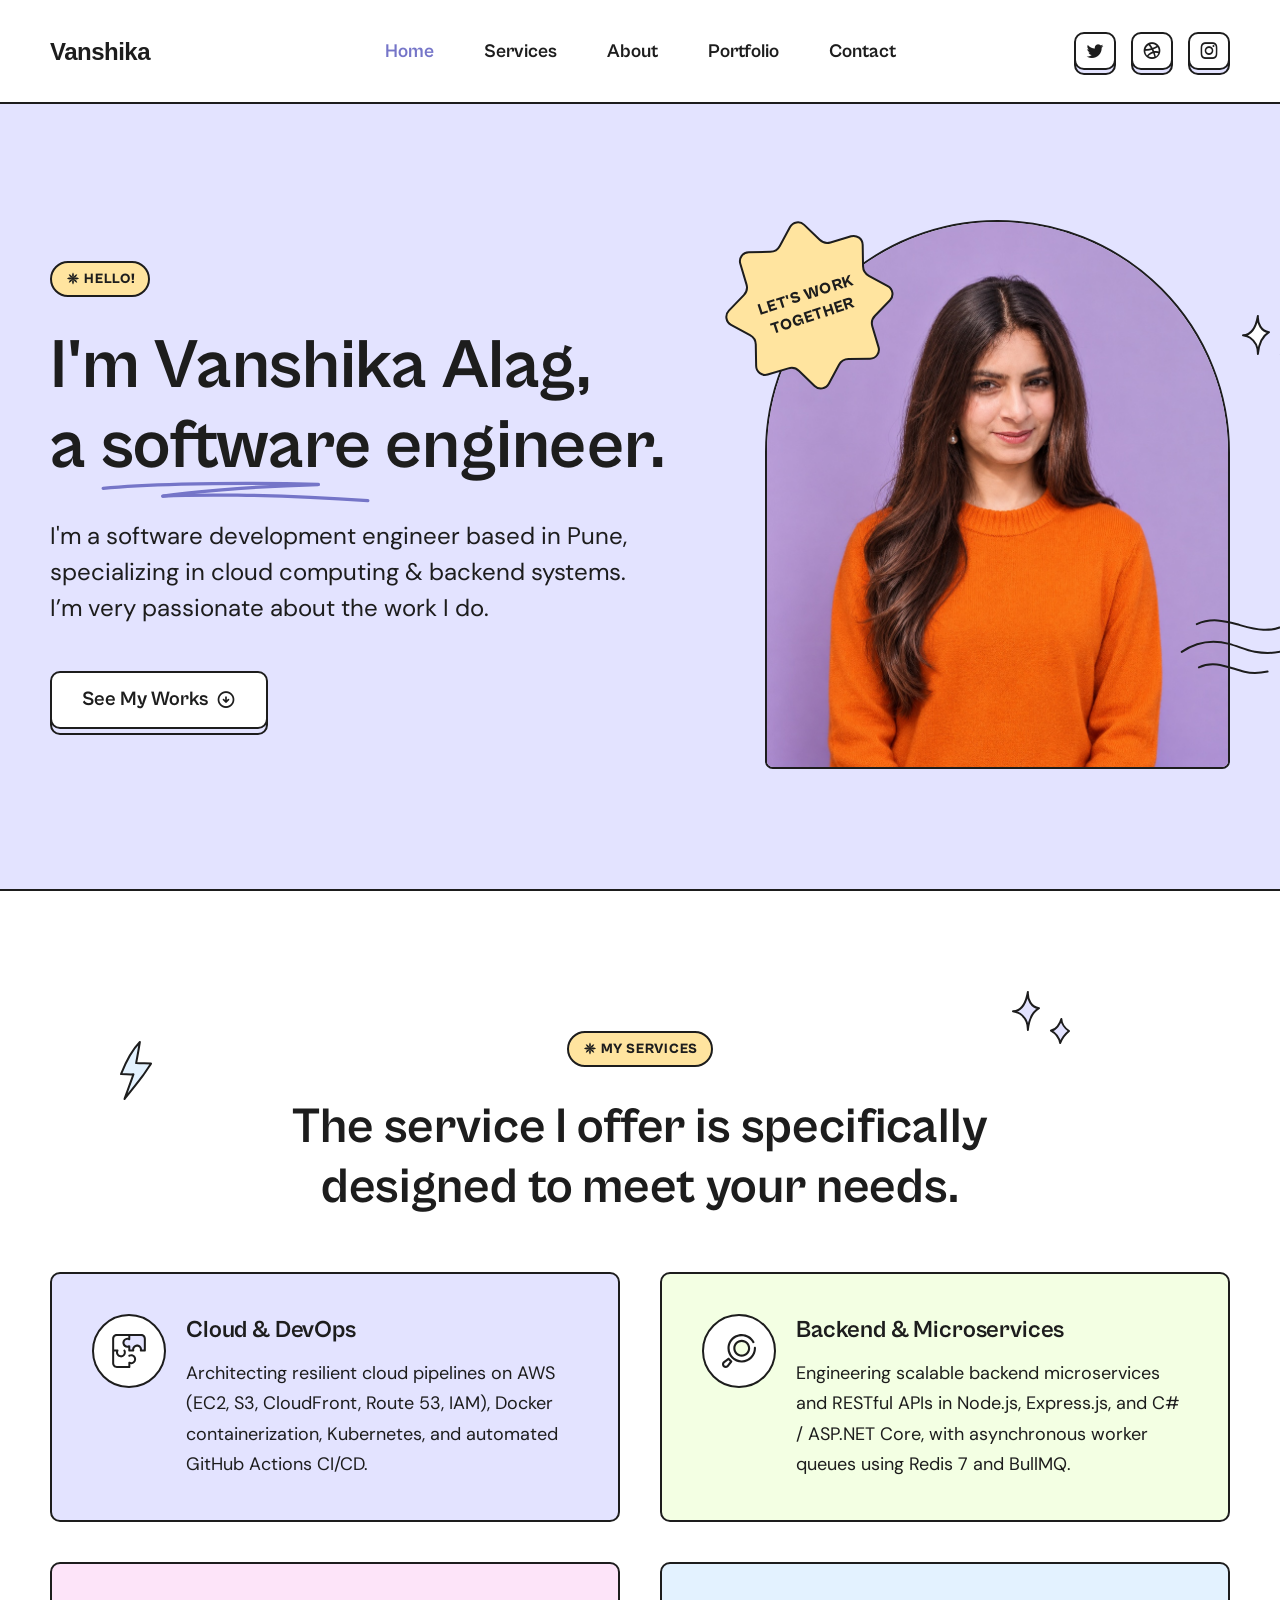
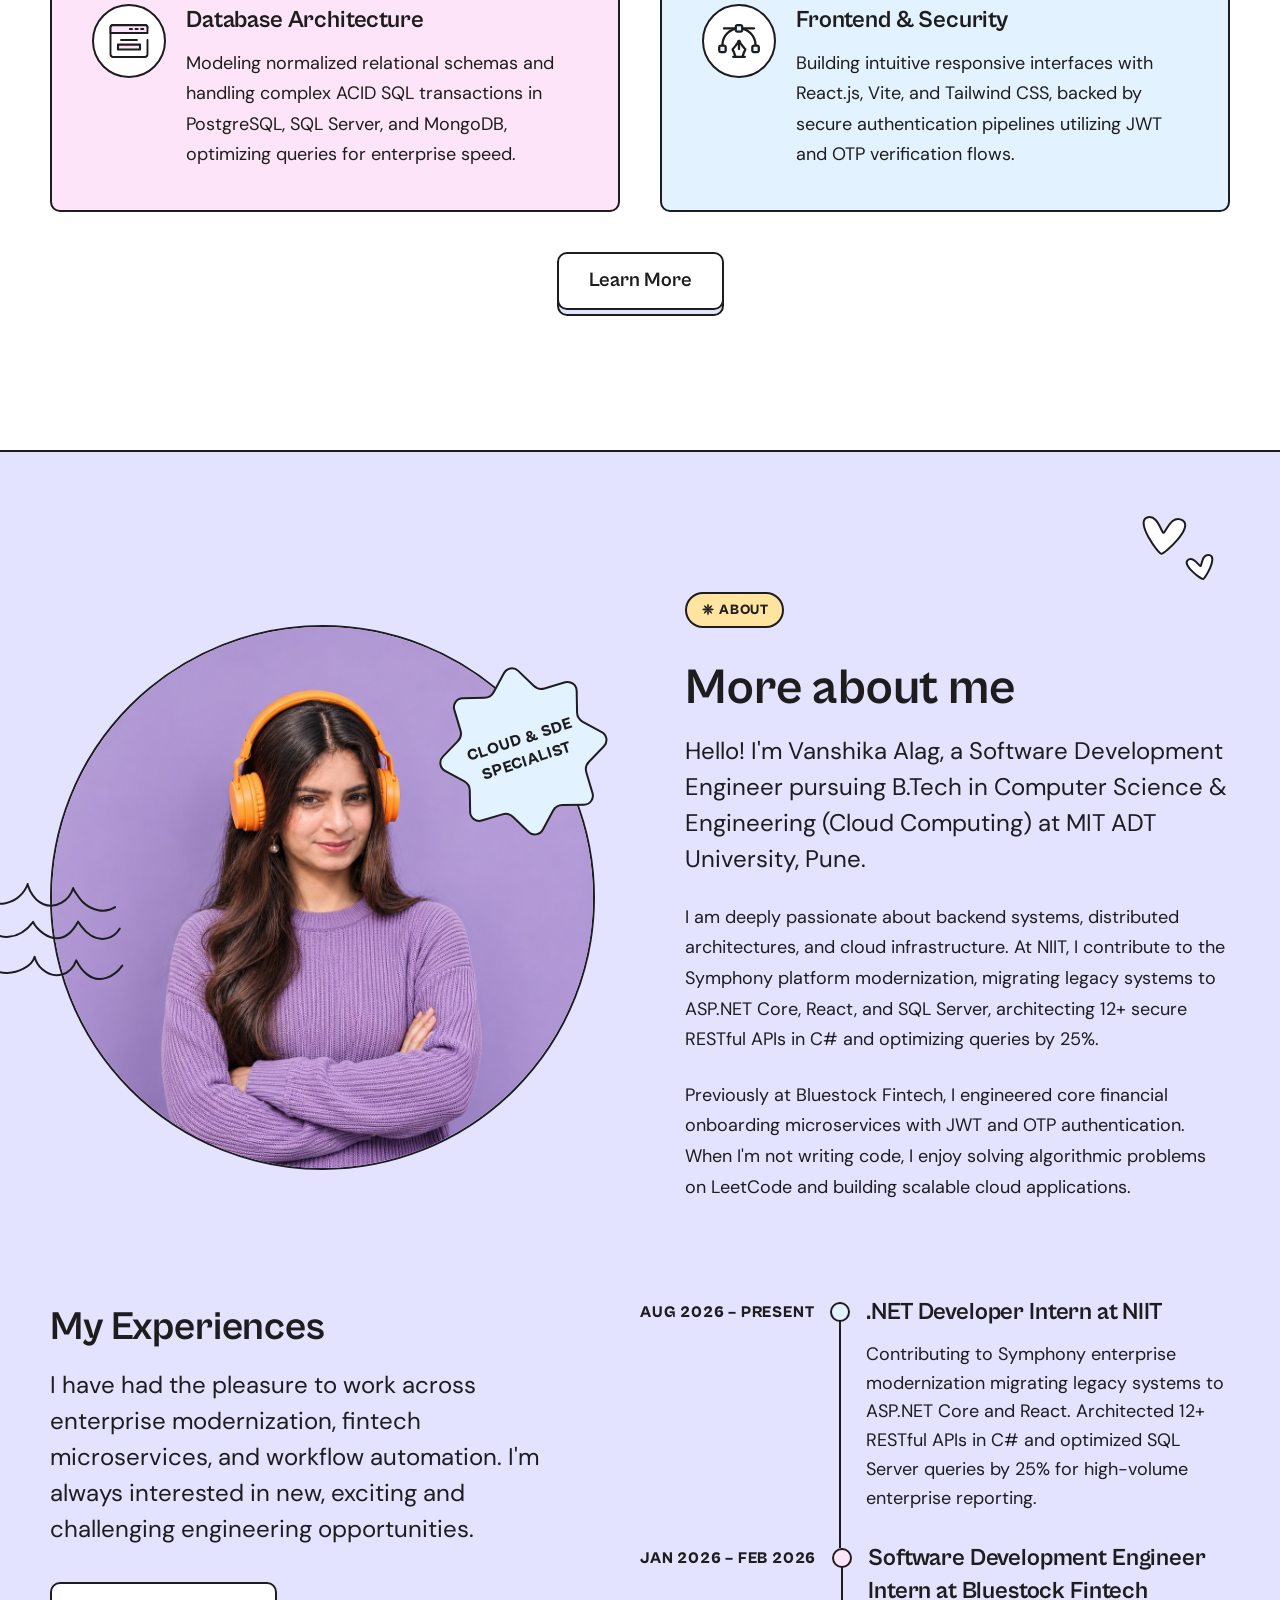
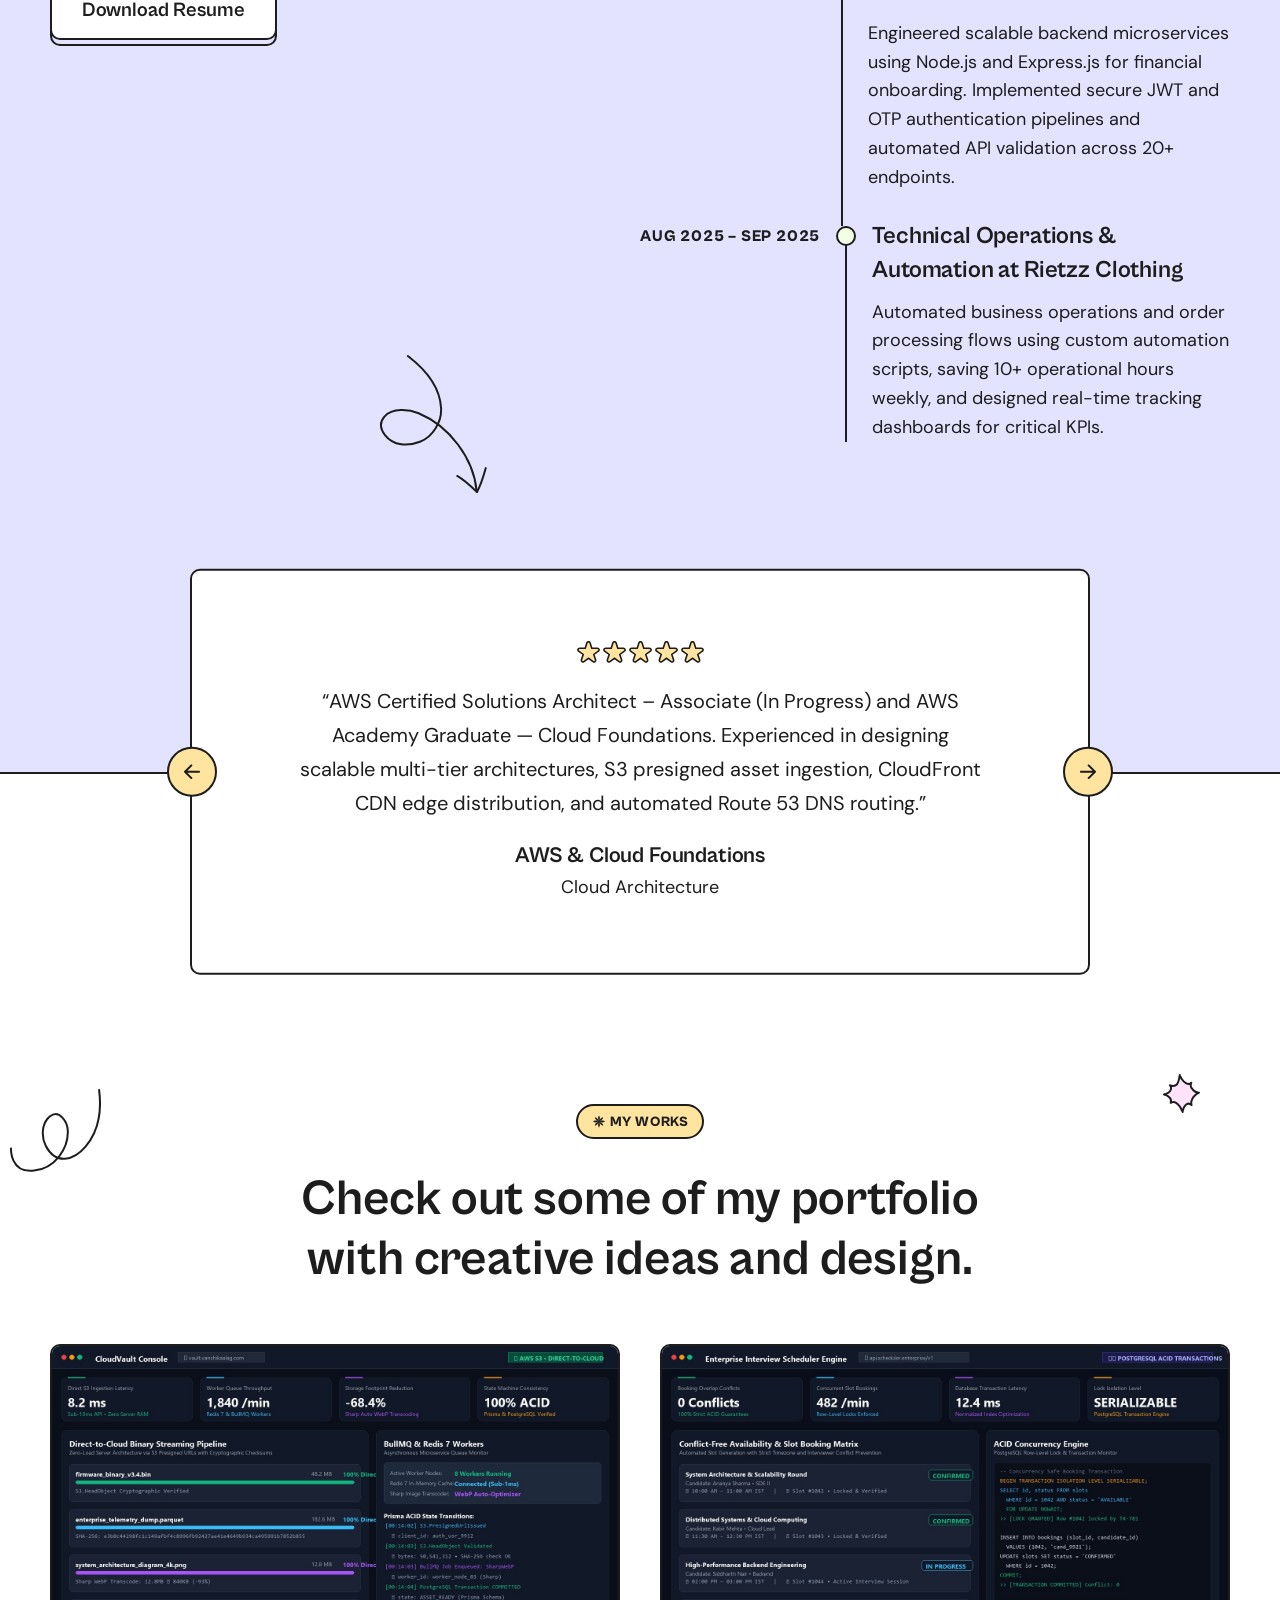
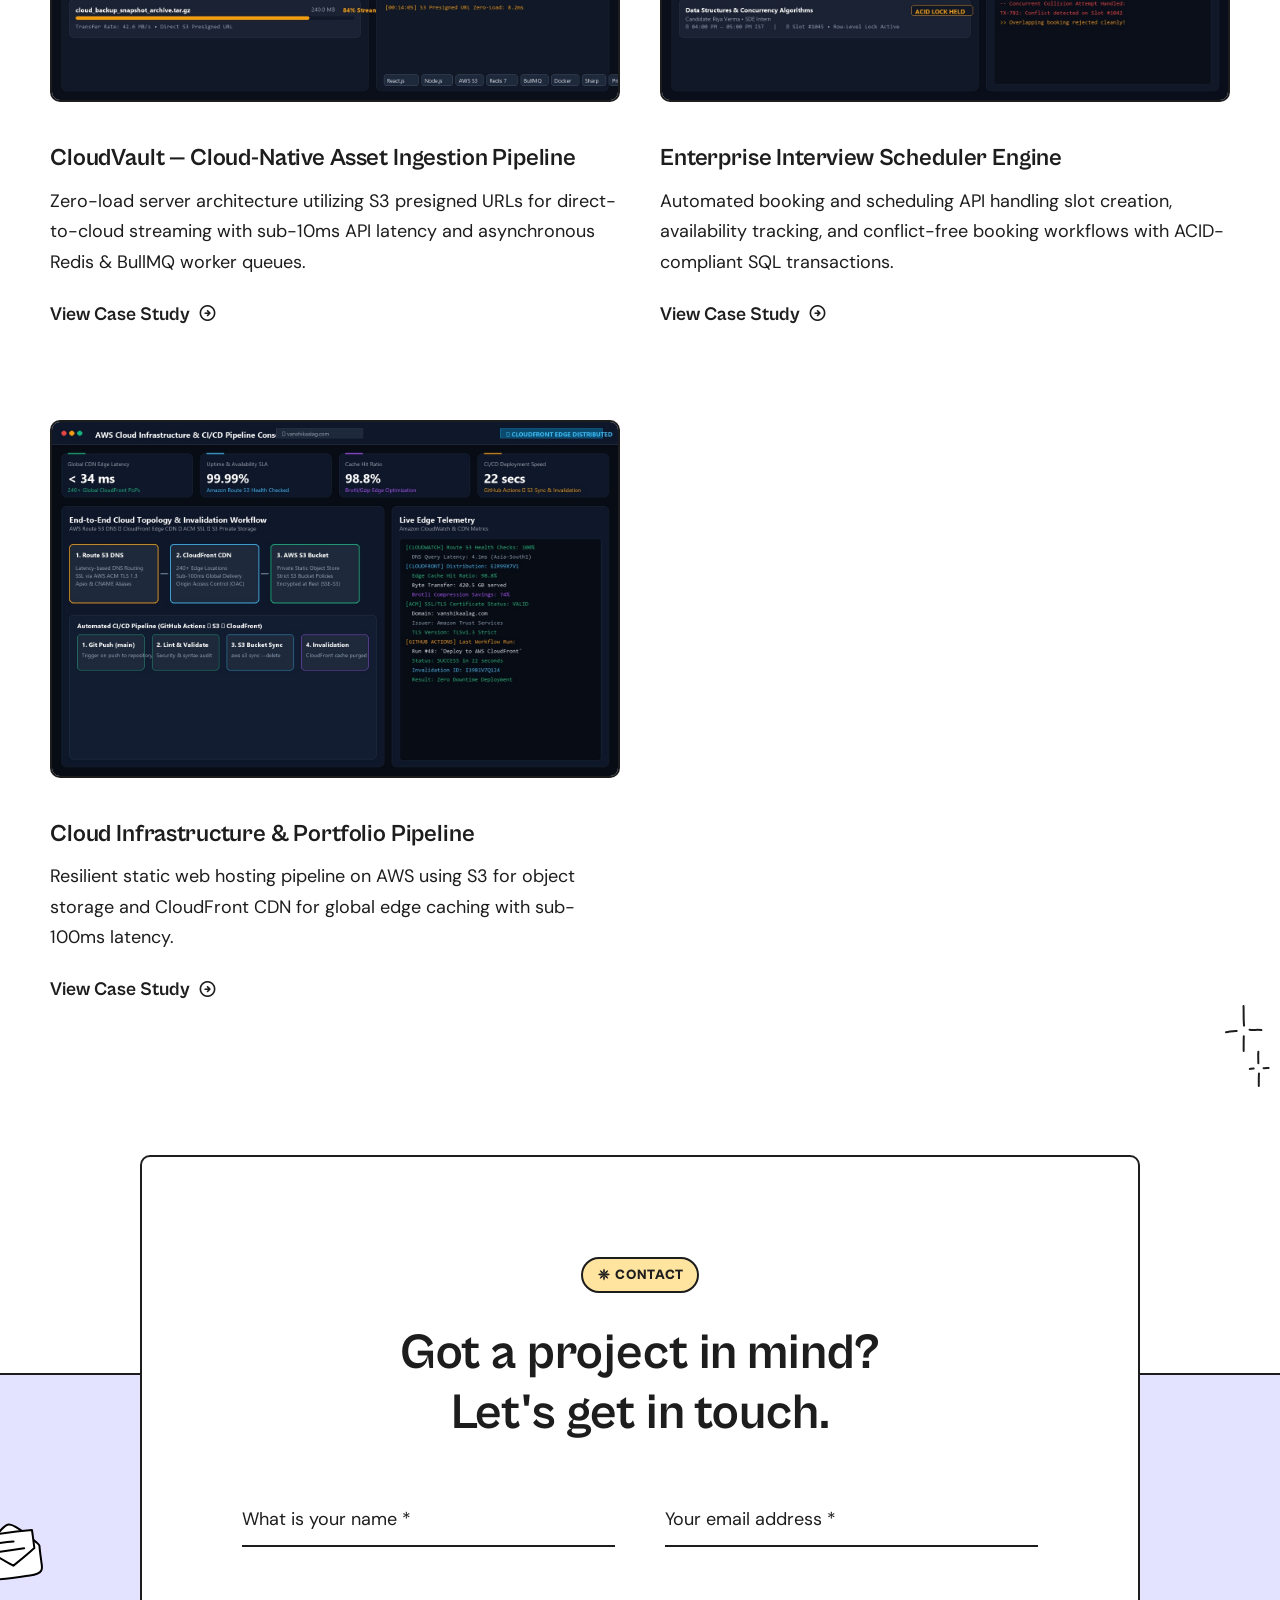
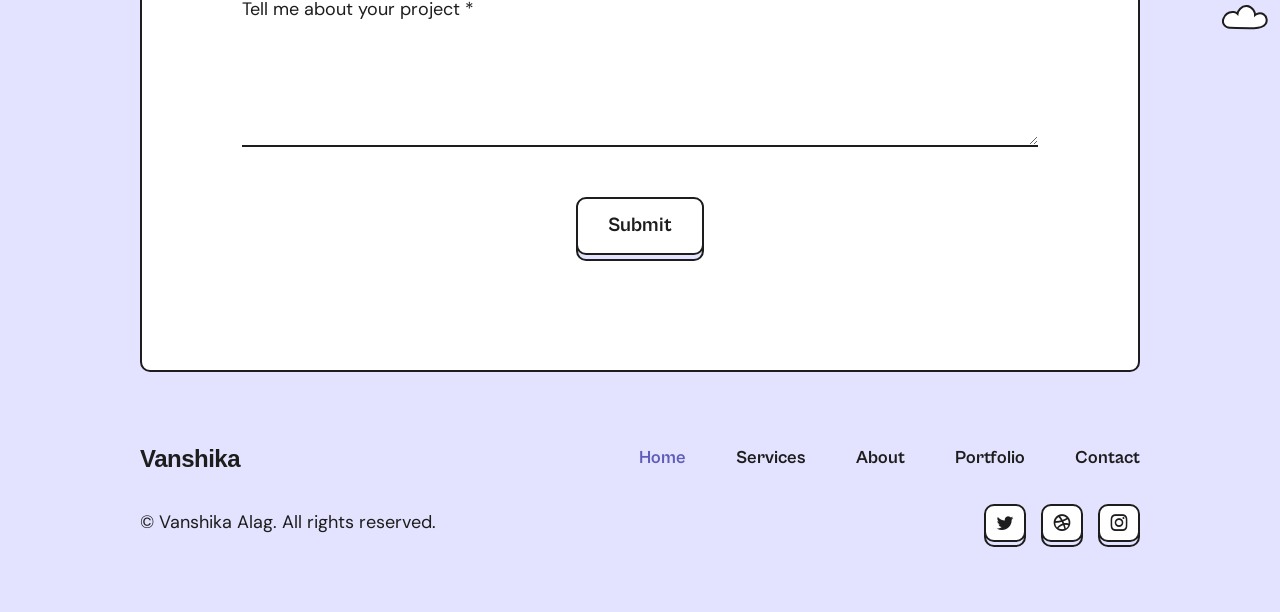
<file: index.html>
<!DOCTYPE html><html data-wf-domain="vanshikaalag.com" data-wf-page="644279d3e6787d4751f71a6d" data-wf-site="644279d3e6787d5103f71a75" lang="en" class="w-mod-js w-mod-ix wf-dmsans-n4-active wf-dmsans-n7-active wf-dmsans-n5-active wf-dmsans-i4-active wf-dmsans-i5-active wf-dmsans-i7-active wf-active"><head><style>.wf-force-outline-none[tabindex="-1"]:focus{outline:none;}</style><meta charset="utf-8"><title>Vanshika Alag | Software Development Engineer</title><meta content="Portfolio of Vanshika Alag, Software Development Engineer specializing in cloud computing, backend microservices, and distributed systems." name="description"><meta content="width=device-width, initial-scale=1" name="viewport"><link href="assets/css/portfolio.webflow.css" rel="stylesheet" type="text/css"><link href="assets/css/custom.css" rel="stylesheet" type="text/css"><link href="https://fonts.googleapis.com" rel="preconnect"><link href="https://fonts.gstatic.com" rel="preconnect" crossorigin="anonymous"><link rel="stylesheet" href="https://fonts.googleapis.com/css?family=DM+Sans:regular,italic,500,500italic,700,700italic" media="all"><link href="assets/icons/favicon.png" rel="shortcut icon" type="image/x-icon"><link href="assets/icons/webclip.png" rel="apple-touch-icon"><style>
body {
  -webkit-font-smoothing: antialiased;
  -moz-osx-font-smoothing: grayscale;
}
</style></head><body class="body" data-scroll-time="0"><div class="cursor-wrapper"><div class="cursor-html-embed w-embed"><style>
.cursor-wrapper {pointer-events: none;}
</style></div><div class="cursor" style="transform: translate3d(0vw, 0vh, 0px) scale3d(0, 0, 1) rotateX(0deg) rotateY(0deg) rotateZ(0deg) skew(0deg, 0deg); transform-style: preserve-3d; opacity: 1; will-change: transform;"><div class="cursor-text-view" style="opacity: 0;">View<br>More</div></div></div><header class="navbar border-bottom" style="will-change: background; background-color: rgb(255, 255, 255);"><div class="navbar-space"></div><div data-animation="default" data-collapse="medium" data-duration="400" data-easing="ease-out" data-easing2="ease-out" role="banner" class="navbar-inner w-nav"><div class="container"><div class="navbar-wrapper"><nav role="navigation" class="nav-menu-wrapper w-nav-menu"><div class="nav-menu-grid"><a href="./" aria-current="page" class="w-nav-brand w--current" aria-label="home"><img src="assets/icons/logo.svg" loading="lazy" height="" alt="Vanshika" width="Auto" class="logo"></a><ul role="list" class="nav-menu w-list-unstyled"><li><a href="#home" class="nav-link w--current">Home</a></li><li><a href="#services" class="nav-link">Services</a></li><li><a href="#about" class="nav-link">About</a></li><li><a href="#portfolio" class="nav-link">Portfolio</a></li><li><a href="#contact" class="nav-link">Contact</a></li></ul><div class="navbar-button-wrapper"><a href="https://github.com/vanshikaalagdev" target="_blank" rel="noopener noreferrer" class="button-sc w-inline-block" title="GitHub"><div class="button-front"><div class="button-social-text"><div class="unicon"></div></div></div><div class="button-edge cc-button-social-edge"></div></a><a href="https://linkedin.com/in/vanshika-sde" target="_blank" rel="noopener noreferrer" class="button-sc w-inline-block" title="LinkedIn"><div class="button-front"><div class="button-social-text"><div class="unicon"></div></div></div><div class="button-edge cc-button-social-edge"></div></a><a href="mailto:alagvanshika@gmail.com" class="button-sc w-inline-block" title="Email"><div class="button-front"><div class="button-social-text"><div class="unicon"></div></div></div><div class="button-edge cc-button-social-edge"></div></a></div></div></nav></div></div><div class="w-nav-overlay" data-wf-ignore="" id="w-nav-overlay-0"></div></div><div data-collapse="medium" data-animation="default" data-duration="400" data-easing="ease-out" data-easing2="ease-out" data-w-id="1482ac92-9412-3ab4-4f0b-3c47511a2649" role="banner" class="navbar-inner-mobile w-nav"><div class="container"><div class="navbar-wrapper-mobile"><a href="./" aria-current="page" class="navbar-brand-mobile w-nav-brand w--current" aria-label="home"><img src="assets/icons/logo.svg" loading="lazy" height="" width="Auto" alt="Vanshika" class="logo"></a><div data-w-id="1482ac92-9412-3ab4-4f0b-3c47511a264e" class="menu-button w-nav-button" style="-webkit-user-select: text;" aria-label="menu" role="button" tabindex="0" aria-controls="w-nav-overlay-1" aria-haspopup="menu" aria-expanded="false"><div class="burger"><div class="burger-line cc-top"></div><div class="burger-line cc-middle"></div><div class="burger-line cc-bottom"></div></div></div></div><nav role="navigation" class="nav-menu-wrapper-mobile w-nav-menu"><div class="nav-menu-flex-mobile"><ul role="list" class="nav-menu w-list-unstyled"><li><a href="#home" class="nav-link-mobile w--current">Home</a></li><li><a href="#services" class="nav-link-mobile">Services</a></li><li><a href="#about" class="nav-link-mobile">About</a></li><li><a href="#portfolio" class="nav-link-mobile">Portfolio</a></li><li><a href="#contact" class="nav-link-mobile">Contact</a></li></ul></div></nav></div><div class="w-nav-overlay" data-wf-ignore="" id="w-nav-overlay-1"></div></div><div class="navbar-space"></div></header><section id="home" class="section"><div class="wrapper background-purple border-bottom overflow-hidden"><div class="container"><div class="hero-grid"><div id="w-node-_078c5366-5e47-e102-f494-b4e6862ea331-51f71a6d"><div class="badge margin-bottom-30"><div class="badge-text"><span class="shape-label"> &nbsp; &nbsp; &nbsp; </span>Hello!</div></div><h1 class="display-1 margin-bottom-15">I'm Vanshika Alag,<br>a <span class="underline">software</span> engineer.</h1><div class="paragraph-wrapper"><div class="paragraph-large margin-bottom-45">I'm a software development engineer based in Pune, specializing in cloud computing &amp; backend systems. I’m very passionate about the work I do.</div></div><a href="#portfolio" data-w-id="68f4c2cd-86a0-1bfa-ff7b-9a85e0810f57" class="button w-inline-block"><div class="button-front"><div class="button-text"><div>See My Works</div><div class="unicon"></div></div></div><div class="button-edge"></div></a></div><div id="w-node-_6375a177-9327-c154-dac3-8b3ada498c63-51f71a6d" class="position-relative"><img src="assets/images/vanshika-hero-fitted.jpg" loading="lazy" alt="Vanshika Alag" width="465" class="hero-image"><div class="star-badge"><div class="label cc-rotate">Let's Work Together</div></div><img src="assets/doodles/doodle-1.svg" loading="lazy" alt="" class="doodle-shine"><img src="assets/doodles/doodle-2.svg" loading="lazy" alt="" class="doodle-breeze"></div></div></div></div></section><section id="services" class="section"><div class="wrapper border-bottom"><div class="container"><div class="services"><div class="position-relative"><div class="headline-services"><div class="badge margin-bottom-30"><div class="badge-text"><span class="shape-label"> &nbsp; &nbsp; &nbsp; </span>My Servıces</div></div><h2 class="display-2">The service I offer is specifically designed to meet your needs.</h2></div><img src="assets/doodles/doodle-4.svg" loading="lazy" alt="" class="doodle-flash"><img src="assets/doodles/doodle-3.svg" loading="lazy" alt="" class="doodle-shine-purple"></div><div class="services-grid"><div id="w-node-_908cf13f-45bc-7a53-eee3-4f968724de2a-51f71a6d" class="card background-purple"><div class="service"><div class="icon"><img src="assets/icons/icon-1.svg" loading="lazy" alt=""></div><div><h3>Cloud &amp; DevOps</h3><div>Architecting resilient cloud pipelines on AWS (EC2, S3, CloudFront, Route 53, IAM), Docker containerization, Kubernetes, and automated GitHub Actions CI/CD.</div></div></div></div><div id="w-node-ff4270e8-39a0-7263-9727-66d200bbc72f-51f71a6d" class="card background-green"><div class="service"><div class="icon"><img src="assets/icons/icon-2.svg" loading="lazy" alt=""></div><div><h3>Backend &amp; Microservices</h3><div>Engineering scalable backend microservices and RESTful APIs in Node.js, Express.js, and C# / ASP.NET Core, with asynchronous worker queues using Redis 7 and BullMQ.</div></div></div></div><div id="w-node-_03d9474b-adda-369c-ac23-45dfec9daf8e-51f71a6d" class="card background-pink"><div class="service"><div class="icon"><img src="assets/icons/icon-3.svg" loading="lazy" alt=""></div><div><h3>Database Architecture</h3><div>Modeling normalized relational schemas and handling complex ACID SQL transactions in PostgreSQL, SQL Server, and MongoDB, optimizing queries for enterprise speed.</div></div></div></div><div id="w-node-a99e198e-62c7-aae9-b5b4-cf4798209326-51f71a6d" class="card background-blue"><div class="service"><div class="icon"><img src="assets/icons/icon-4.svg" loading="lazy" alt=""></div><div><h3>Frontend &amp; Security</h3><div>Building intuitive responsive interfaces with React.js, Vite, and Tailwind CSS, backed by secure authentication pipelines utilizing JWT and OTP verification flows.</div></div></div></div></div><a href="#about" class="button cc-center w-inline-block"><div class="button-front"><div class="button-text"><div>Learn More</div></div></div><div class="button-edge"></div></a></div></div></div></section><section id="about" class="section"><div class="wrapper background-purple border-bottom"><div class="container"><div class="about"><div class="about-grid"><div id="w-node-_89f2db53-16bb-feb9-9790-0a23859c4d47-51f71a6d" class="position-relative"><img src="assets/images/vanshika-about-fitted.jpg" loading="lazy" alt="Vanshika Alag" width="580" class="about-image"><img src="assets/doodles/doodle-6.svg" loading="lazy" alt="" class="doodle-wave"><div class="star-badge-blue"><div class="label cc-rotate">Cloud &amp; SDE Specialist</div></div></div><div id="w-node-_89f2db53-16bb-feb9-9790-0a23859c4d31-51f71a6d" class="position-relative"><div class="badge margin-bottom-30"><div class="badge-text"><span class="shape-label"> &nbsp; &nbsp; &nbsp; </span>About</div></div><h1 class="display-2">More about me</h1><div class="paragraph-large margin-bottom-25">Hello! I'm Vanshika Alag, a Software Development Engineer pursuing B.Tech in Computer Science &amp; Engineering (Cloud Computing) at MIT ADT University, Pune.</div><p>I am deeply passionate about backend systems, distributed architectures, and cloud infrastructure. At NIIT, I contribute to the Symphony platform modernization, migrating legacy systems to ASP.NET Core, React, and SQL Server, architecting 12+ secure RESTful APIs in C# and optimizing queries by 25%.</p><p class="margin-bottom-none">Previously at Bluestock Fintech, I engineered core financial onboarding microservices with JWT and OTP authentication. When I'm not writing code, I enjoy solving algorithmic problems on LeetCode and building scalable cloud applications.</p><img src="assets/doodles/doodle-5.svg" loading="lazy" alt="" class="doodle-heart"></div></div><div class="experience-grid"><div id="w-node-_09ca6aca-0b7c-1704-b04a-7917e123ab02-51f71a6d" class="position-relative"><h3 class="display-3">My Experiences</h3><p class="paragraph-large margin-bottom-35">I have had the pleasure to work across enterprise modernization, fintech microservices, and workflow automation. I'm always interested in new, exciting and challenging engineering opportunities.</p><a href="assets/docs/Vanshika_Alag_Resume.pdf" target="_blank" download class="button cc-center w-inline-block"><div class="button-front"><div class="button-text"><div>Download Resume</div></div></div><div class="button-edge"></div></a><img src="assets/doodles/doodle-7.svg" loading="lazy" alt="" class="doodle-arrow"></div><div id="w-node-_09ca6aca-0b7c-1704-b04a-7917e123ab0e-51f71a6d"><div class="timeline"><div class="timeline-item"><div class="timeline-info"><h4 class="label">AUG 2026 – PRESENT</h4></div><div class="timeline-marker"><div class="timeline-dot background-blue"></div></div><div class="timeline-content"><h3>.NET Developer Intern at NIIT</h3><p class="margin-bottom-35">Contributing to Symphony enterprise modernization migrating legacy systems to ASP.NET Core and React. Architected 12+ RESTful APIs in C# and optimized SQL Server queries by 25% for high-volume enterprise reporting.</p></div></div><div class="timeline-item"><div class="timeline-info"><h4 class="label">JAN 2026 – FEB 2026</h4></div><div class="timeline-marker"><div class="timeline-dot background-pink"></div></div><div class="timeline-content"><h3>Software Development Engineer Intern at Bluestock Fintech</h3><p class="margin-bottom-35">Engineered scalable backend microservices using Node.js and Express.js for financial onboarding. Implemented secure JWT and OTP authentication pipelines and automated API validation across 20+ endpoints.</p></div></div><div class="timeline-item"><div class="timeline-info"><h4 class="label">AUG 2025 – SEP 2025</h4></div><div class="timeline-marker"><div class="timeline-dot background-green"></div></div><div class="timeline-content"><h3>Technical Operations &amp; Automation at Rietzz Clothing</h3><p class="margin-bottom-none">Automated business operations and order processing flows using custom automation scripts, saving 10+ operational hours weekly, and designed real-time tracking dashboards for critical KPIs.</p></div></div></div></div></div><div id="testimonials" class="testimonials"><div data-delay="4000" data-animation="slide" class="slider w-slider" data-autoplay="false" data-easing="ease" data-hide-arrows="false" data-disable-swipe="false" data-autoplay-limit="0" data-nav-spacing="3" data-duration="500" data-infinite="true" role="region" aria-label="carousel"><div class="w-slider-mask" id="w-slider-mask-0"><div class="w-slide" aria-label="1 of 3" role="group" style="transition: all; transform: translateX(0px); opacity: 1;"><div class="slide-content"><div class="rating"><img src="assets/icons/star.svg" loading="lazy" alt=""><img src="assets/icons/star.svg" loading="lazy" alt=""><img src="assets/icons/star.svg" loading="lazy" alt=""><img src="assets/icons/star.svg" loading="lazy" alt=""><img src="assets/icons/star.svg" loading="lazy" alt=""></div><blockquote class="testimonial">“AWS Certified Solutions Architect – Associate (In Progress) and AWS Academy Graduate — Cloud Foundations. Experienced in designing scalable multi-tier architectures, S3 presigned asset ingestion, CloudFront CDN edge distribution, and automated Route 53 DNS routing.”</blockquote><h4 class="margin-bottom-none">AWS &amp; Cloud Foundations</h4><div>Cloud Architecture<br></div></div></div><div class="w-slide" aria-label="2 of 3" role="group" aria-hidden="true" style="transition: all; transform: translateX(0px); opacity: 1;"><div class="slide-content" aria-hidden="true"><div class="rating" aria-hidden="true"><img src="assets/icons/star.svg" loading="lazy" alt="" aria-hidden="true"><img src="assets/icons/star.svg" loading="lazy" alt="" aria-hidden="true"><img src="assets/icons/star.svg" loading="lazy" alt="" aria-hidden="true"><img src="assets/icons/star.svg" loading="lazy" alt="" aria-hidden="true"><img src="assets/icons/star.svg" loading="lazy" alt="" aria-hidden="true"></div><blockquote class="testimonial" aria-hidden="true">“Consistent academic excellence at MIT ADT University, Pune (2023 – 2027) with an outstanding SGPA of 9.01 / 10 and CGPA of 7.91 / 10 in Computer Science and Engineering (Cloud Computing).”</blockquote><h4 class="margin-bottom-none" aria-hidden="true">MIT ADT University</h4><div aria-hidden="true">Academic Distinction (SGPA: 9.01 / 10)<br aria-hidden="true"></div></div></div><div class="w-slide" aria-label="3 of 3" role="group" aria-hidden="true" style="transition: all; transform: translateX(0px); opacity: 1;"><div class="slide-content" aria-hidden="true"><div class="rating" aria-hidden="true"><img src="assets/icons/star.svg" loading="lazy" alt="" aria-hidden="true"><img src="assets/icons/star.svg" loading="lazy" alt="" aria-hidden="true"><img src="assets/icons/star.svg" loading="lazy" alt="" aria-hidden="true"><img src="assets/icons/star.svg" loading="lazy" alt="" aria-hidden="true"><img src="assets/icons/star.svg" loading="lazy" alt="" aria-hidden="true"></div><blockquote class="testimonial" aria-hidden="true">“Active Problem Solving in Java on LeetCode and verified SQL &amp; Problem Solving on HackerRank. Strong grasp of algorithms, data structures, and relational database transactions.”</blockquote><h4 class="margin-bottom-none" aria-hidden="true">LeetCode &amp; HackerRank</h4><div aria-hidden="true">Verified Problem Solver<br aria-hidden="true"></div></div></div><div aria-live="off" aria-atomic="true" class="w-slider-aria-label" data-wf-ignore=""></div></div><div class="left-arrow w-slider-arrow-left" role="button" tabindex="0" aria-controls="w-slider-mask-0" aria-label="previous slide"><img src="assets/icons/arrow-left.svg" loading="lazy" alt=""></div><div class="right-arrow w-slider-arrow-right" role="button" tabindex="0" aria-controls="w-slider-mask-0" aria-label="next slide"><img src="assets/icons/arrow-right.svg" loading="lazy" alt=""></div><div class="slide-nav w-slider-nav w-shadow w-round"><div class="w-slider-dot w-active" data-wf-ignore="" aria-label="Show slide 1 of 3" aria-pressed="true" role="button" tabindex="0" style="margin-left: 3px; margin-right: 3px;"></div><div class="w-slider-dot" data-wf-ignore="" aria-label="Show slide 2 of 3" aria-pressed="false" role="button" tabindex="-1" style="margin-left: 3px; margin-right: 3px;"></div><div class="w-slider-dot" data-wf-ignore="" aria-label="Show slide 3 of 3" aria-pressed="false" role="button" tabindex="-1" style="margin-left: 3px; margin-right: 3px;"></div></div></div></div></div></div></div></section><section class="section"><div class="wrapper"><div class="container"><div class="portfolio"><div id="portfolio" class="anchor cc-transform-none"></div><div class="position-relative"><div class="headline-portfolio"><div class="badge margin-bottom-30"><div class="badge-text"><span class="shape-label"> &nbsp; &nbsp; &nbsp; </span>My Works</div></div><h2 class="display-2">Check out some of my portfolio with creative ideas and design.</h2></div><img src="assets/doodles/doodle-9.svg" loading="lazy" alt="" class="doodle-scribble"><img src="assets/doodles/doodle-8.svg" loading="lazy" alt="" class="doodle-shine-pink"></div><div id="w-node-_5c9b9ec6-e1d1-193e-8060-c198cc6c5974-51f71a6d" class="w-dyn-list"><div role="list" class="portfolio-grid w-dyn-items"><div role="listitem" class="w-dyn-item"><a href="./project/sandbox-banking-application-website/" class="image-link margin-bottom-40 w-inline-block"><img loading="lazy" alt="CloudVault — Cloud-Native Asset Ingestion Pipeline" src="assets/images/projects/cloudvault-ui.jpg" class="image-frame"></a><h3 class="post-title">CloudVault — Cloud-Native Asset Ingestion Pipeline</h3><p class="margin-bottom-20">Zero-load server architecture utilizing S3 presigned URLs for direct-to-cloud streaming with sub-10ms API latency and asynchronous Redis &amp; BullMQ worker queues.</p><a href="./project/sandbox-banking-application-website/" class="button-link w-inline-block"><div>View Case Study</div><div class="unicon"></div></a></div><div role="listitem" class="w-dyn-item"><a href="./project/snowlake-social-media-website/" class="image-link margin-bottom-40 w-inline-block"><img loading="lazy" alt="Enterprise Interview Scheduler Engine" src="assets/images/projects/scheduler-ui.jpg" class="image-frame"></a><h3 class="post-title">Enterprise Interview Scheduler Engine</h3><p class="margin-bottom-20">Automated booking and scheduling API handling slot creation, availability tracking, and conflict-free booking workflows with ACID-compliant SQL transactions.</p><a href="./project/snowlake-social-media-website/" class="button-link w-inline-block"><div>View Case Study</div><div class="unicon"></div></a></div><div role="listitem" class="w-dyn-item"><a href="./project/creatink-creative-agency-website/" class="image-link margin-bottom-40 w-inline-block"><img loading="lazy" alt="Cloud Infrastructure &amp; Portfolio Pipeline" src="assets/images/projects/cloud-infra-ui.jpg" class="image-frame"></a><h3 class="post-title">Cloud Infrastructure &amp; Portfolio Pipeline</h3><p class="margin-bottom-20">Resilient static web hosting pipeline on AWS using S3 for object storage and CloudFront CDN for global edge caching with sub-100ms latency.</p><a href="./project/creatink-creative-agency-website/" class="button-link w-inline-block"><div>View Case Study</div><div class="unicon"></div></a></div></div></div><img src="assets/doodles/doodle-10.svg" loading="lazy" alt="" class="doodle-clink"></div></div></div></section><section class="footer"><div id="contact" class="anchor"></div><div class="overflow background-white border-bottom"></div><div class="wrapper background-purple"><div class="container cc-narrow"><div class="contact"><div class="contact-card"><div class="headline-contact"><div class="badge margin-bottom-30"><div class="badge-text"><span class="shape-label"> &nbsp; &nbsp; &nbsp; </span>Contact</div></div><h2 class="display-2">Got a project in mind? Let's get in touch.</h2></div><div class="contact-form-block w-form"><form id="email-form" action="mailto:alagvanshika@gmail.com" method="POST" enctype="text/plain"><div class="form-fields-grid"><div id="w-node-_65d35ed1-5b88-6143-5704-380d6ad37f0c-6ad37efa"><input class="text-field w-input" maxlength="256" name="Name" placeholder="What is your name *" type="text" id="Name-6" required=""></div><div id="w-node-_65d35ed1-5b88-6143-5704-380d6ad37f0e-6ad37efa"><input class="text-field w-input" maxlength="256" name="Email" placeholder="Your email address *" type="email" id="Email-4" required=""></div><div id="w-node-_65d35ed1-5b88-6143-5704-380d6ad37f10-6ad37efa"><textarea placeholder="Tell me about your project *" maxlength="5000" id="field-2" name="Message" required="" class="textarea w-input"></textarea></div></div><div class="button cc-center"><div class="button-front"><input type="submit" class="button-text w-button" value="Submit"></div><div class="button-edge"></div></div></form><div class="success-message w-form-done" tabindex="-1"><div>Thank you! Your submission has been received!</div></div><div class="error-message w-form-fail" tabindex="-1"><div>Oops! Something went wrong while submitting the form.</div></div></div></div></div><div class="site-details"><div class="footer-row margin-bottom-30"><a href="./" class="brand w-nav-brand"><img src="assets/icons/logo.svg" loading="lazy" height="" alt="Vanshika" width="Auto" class="logo"></a><ul role="list" class="footer-nav"><li><a href="#home" class="footer-nav-link w-inline-block"><div>Home</div></a></li><li><a href="#services" class="footer-nav-link w-inline-block"><div>Services</div></a></li><li><a href="#about" class="footer-nav-link w-inline-block"><div>About</div></a></li><li><a href="#portfolio" class="footer-nav-link w-inline-block"><div>Portfolio</div></a></li><li><a href="#contact" class="footer-nav-link w-inline-block"><div>Contact</div></a></li></ul></div><div class="footer-row"><p class="margin-bottom-none">© Vanshika Alag. All rights reserved.</p><div class="navbar-button-wrapper"><a href="https://github.com/vanshikaalagdev" target="_blank" rel="noopener noreferrer" class="button-sc w-inline-block"><div class="button-front"><div class="button-social-text"><div class="unicon"></div></div></div><div class="button-edge cc-button-social-edge"></div></a><a href="https://linkedin.com/in/vanshika-sde" target="_blank" rel="noopener noreferrer" class="button-sc w-inline-block"><div class="button-front"><div class="button-social-text"><div class="unicon"></div></div></div><div class="button-edge cc-button-social-edge"></div></a><a href="mailto:alagvanshika@gmail.com" class="button-sc w-inline-block"><div class="button-front"><div class="button-social-text"><div class="unicon"></div></div></div><div class="button-edge cc-button-social-edge"></div></a></div></div></div><img src="assets/doodles/doodle-12.svg" loading="lazy" alt="" class="doodle-cloud"><img src="assets/doodles/doodle-11.svg" loading="lazy" alt="" class="doodle-envelope"></div></div></section><script src="assets/js/jquery.min.js" type="text/javascript"></script><script src="assets/js/webflow.js" type="text/javascript"></script>
  <script>
    // Eliminate Webflow scroll delay and provide immediate, responsive smooth scrolling
    document.addEventListener('DOMContentLoaded', function () {
      var anchors = document.querySelectorAll('a[href^="#"]');
      anchors.forEach(function (link) {
        link.addEventListener('click', function (e) {
          var hash = this.getAttribute('href');
          if (hash && hash.length > 1 && hash !== '#') {
            var target = document.querySelector(hash);
            if (target) {
              e.preventDefault();
              e.stopImmediatePropagation();
              var nav = document.querySelector('.navbar');
              var navHeight = nav ? nav.offsetHeight : 70;
              var targetTop = target.getBoundingClientRect().top + window.pageYOffset - navHeight;
              window.scrollTo({
                top: Math.max(0, targetTop),
                behavior: 'smooth'
              });
              if (history.pushState) {
                history.pushState(null, null, hash);
              }
              var openMenuBtn = document.querySelector('.menu-button.w--open');
              if (openMenuBtn) {
                openMenuBtn.click();
              }
            }
          }
        }, true);
      });
    });
  </script>

</body></html>
</file>
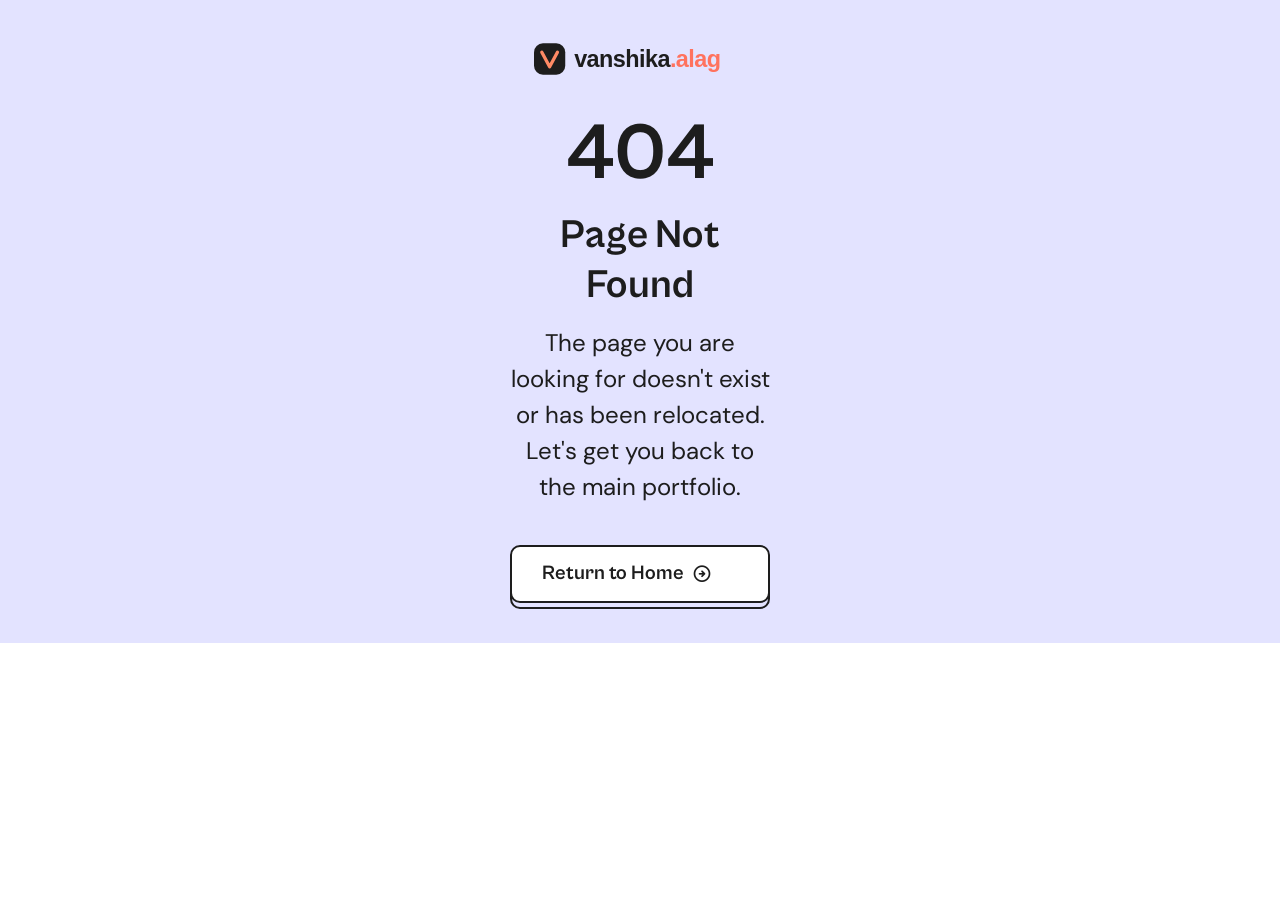
<file: 404/index.html>
<!DOCTYPE html>
<html data-wf-domain="vanshikaalag.com" lang="en" class="w-mod-js w-mod-ix wf-dmsans-n5-active wf-dmsans-n4-active wf-dmsans-n7-active wf-dmsans-i5-active wf-dmsans-i4-active wf-dmsans-i7-active wf-active">
<head>
  <meta charset="utf-8">
  <title>Page Not Found | Vanshika Alag</title>
  <meta content="Page Not Found" property="og:title">
  <meta content="width=device-width, initial-scale=1" name="viewport">
  <link href="../assets/icons/favicon.png" rel="shortcut icon" type="image/x-icon">
  <link href="../assets/icons/webclip.png" rel="apple-touch-icon">
  <link href="../assets/css/portfolio.webflow.css" rel="stylesheet" type="text/css">
  <link href="../assets/css/custom.css" rel="stylesheet" type="text/css">
  <link rel="preconnect" href="https://fonts.googleapis.com">
  <link rel="preconnect" href="https://fonts.gstatic.com" crossorigin="anonymous">
  <link rel="stylesheet" href="https://fonts.googleapis.com/css?family=DM+Sans:regular,italic,500,500italic,700,700italic" media="all">
</head>
<body class="body">
  <div class="utility-page-wrap background-purple">
    <div class="utility-page-content w-form" style="text-align: center; max-width: 540px; padding: 40px 20px;">
      <a href="../" class="w-inline-block margin-bottom-30">
        <img src="../assets/icons/vanshika-logo.svg" loading="lazy" height="38" alt="Vanshika Alag Logo">
      </a>
      <h1 class="display-1" style="font-size: 5rem; margin-bottom: 10px;">404</h1>
      <h2 class="display-3 margin-bottom-20">Page Not Found</h2>
      <p class="paragraph-large margin-bottom-40">
        The page you are looking for doesn't exist or has been relocated. Let's get you back to the main portfolio.
      </p>
      <a href="../" class="button w-inline-block">
        <div class="button-front">
          <div class="button-text">
            <div>Return to Home</div>
            <div class="unicon"></div>
          </div>
        </div>
        <div class="button-edge"></div>
      </a>
    </div>
  </div>
  <script src="../assets/js/jquery.min.js" type="text/javascript"></script>
  <script src="../assets/js/webflow.js" type="text/javascript"></script>
</body>
</html>
</file>
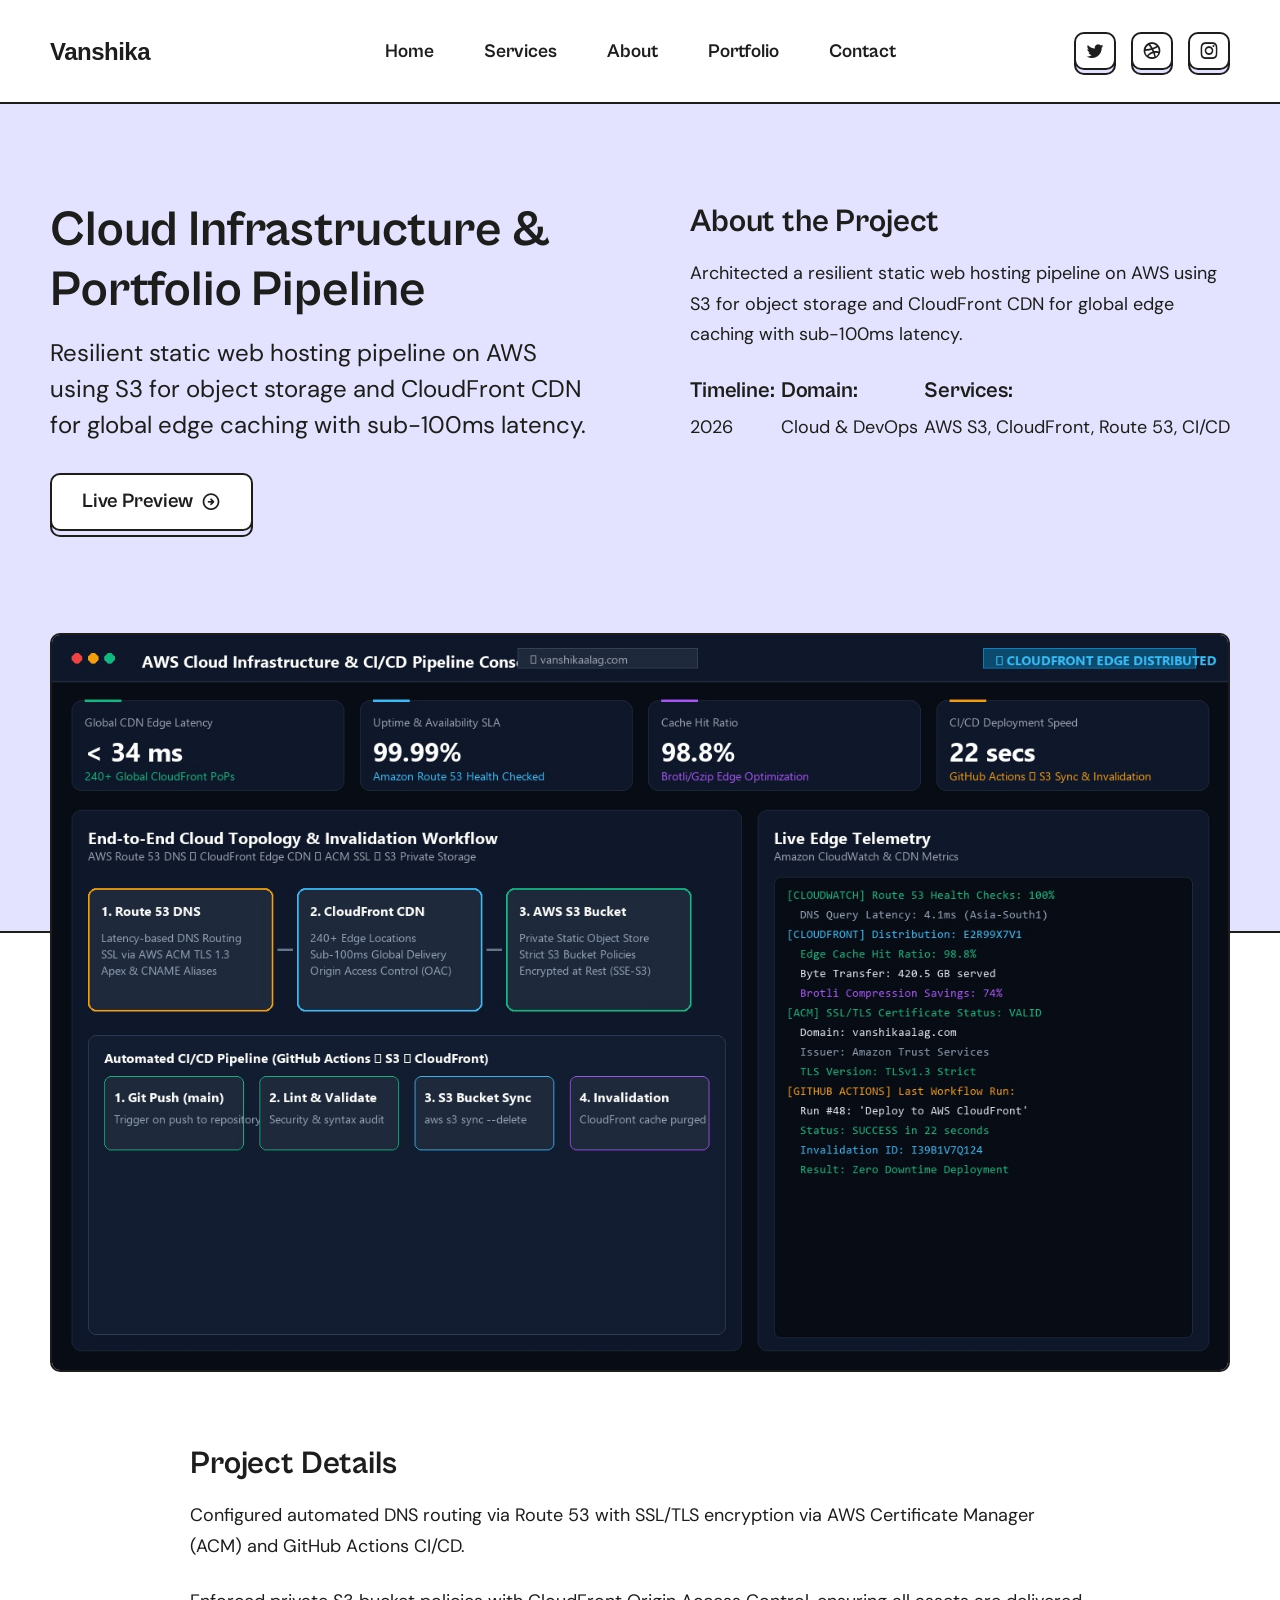
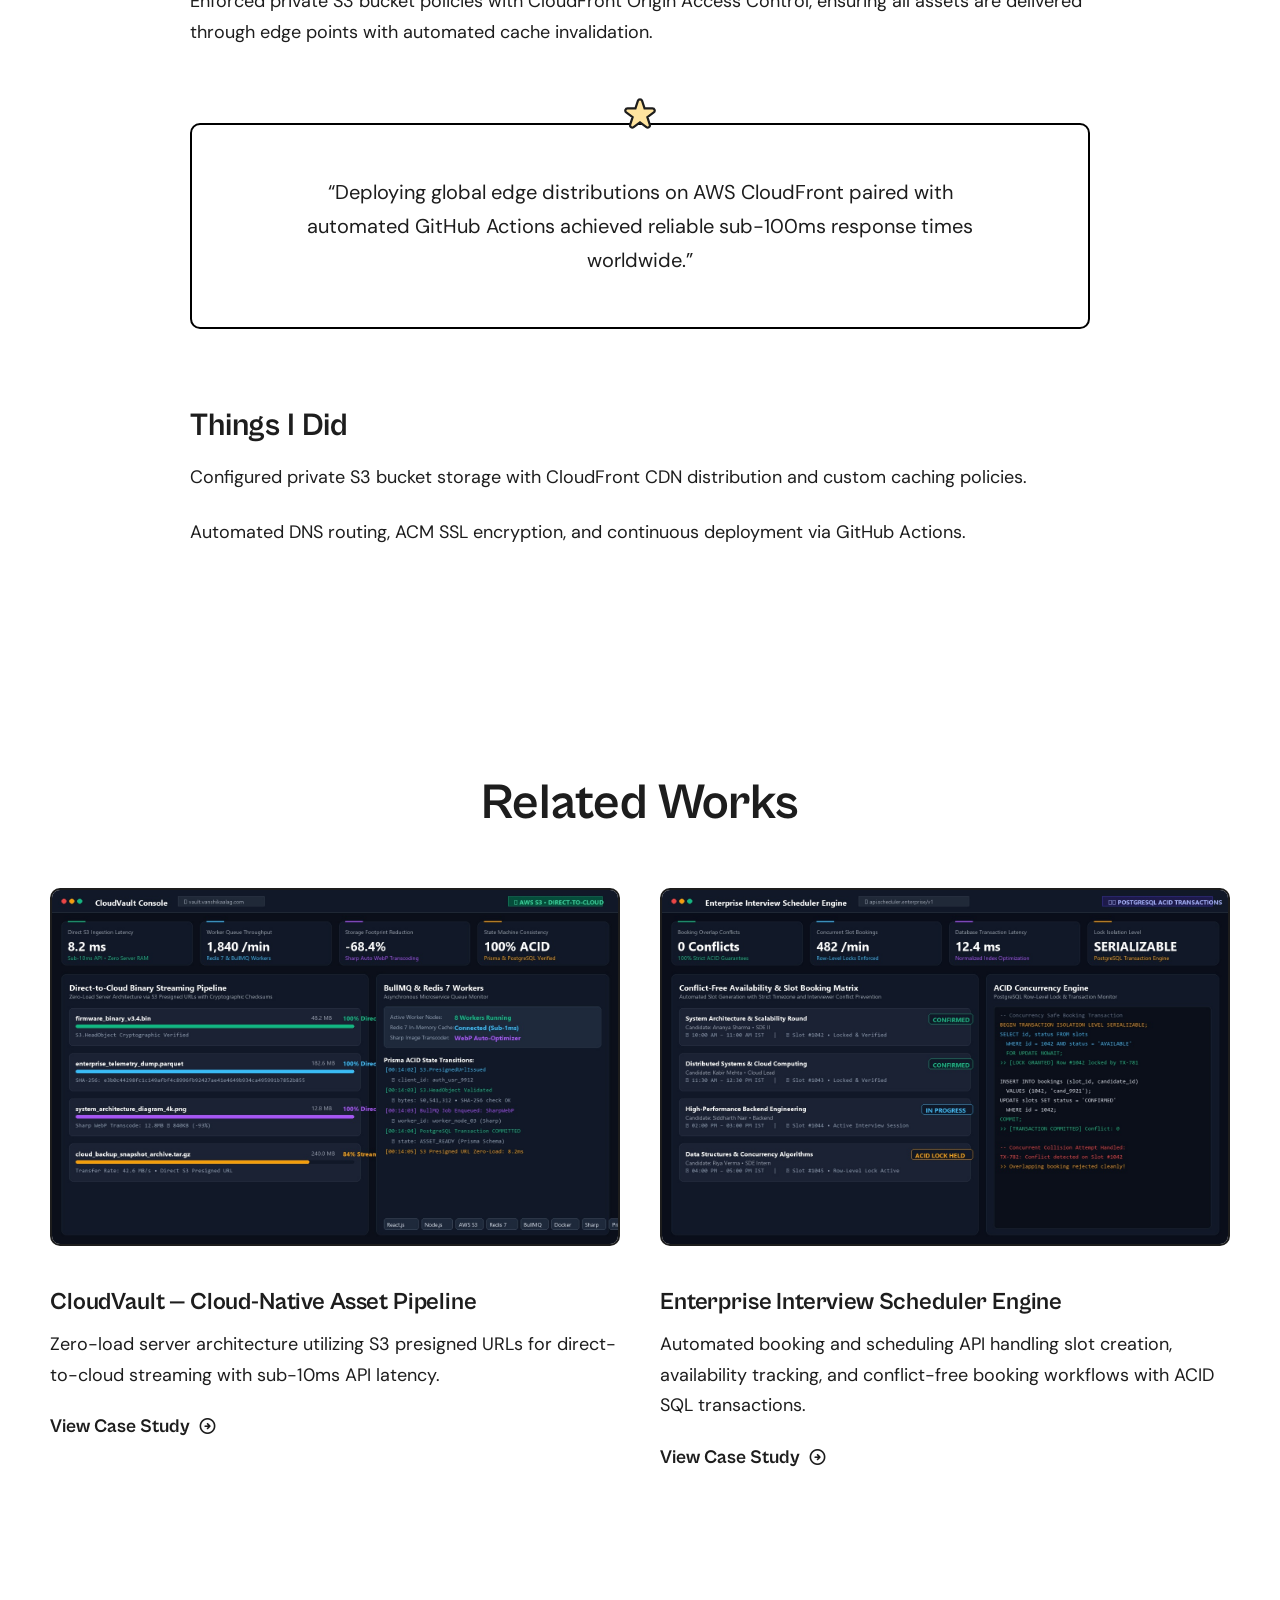
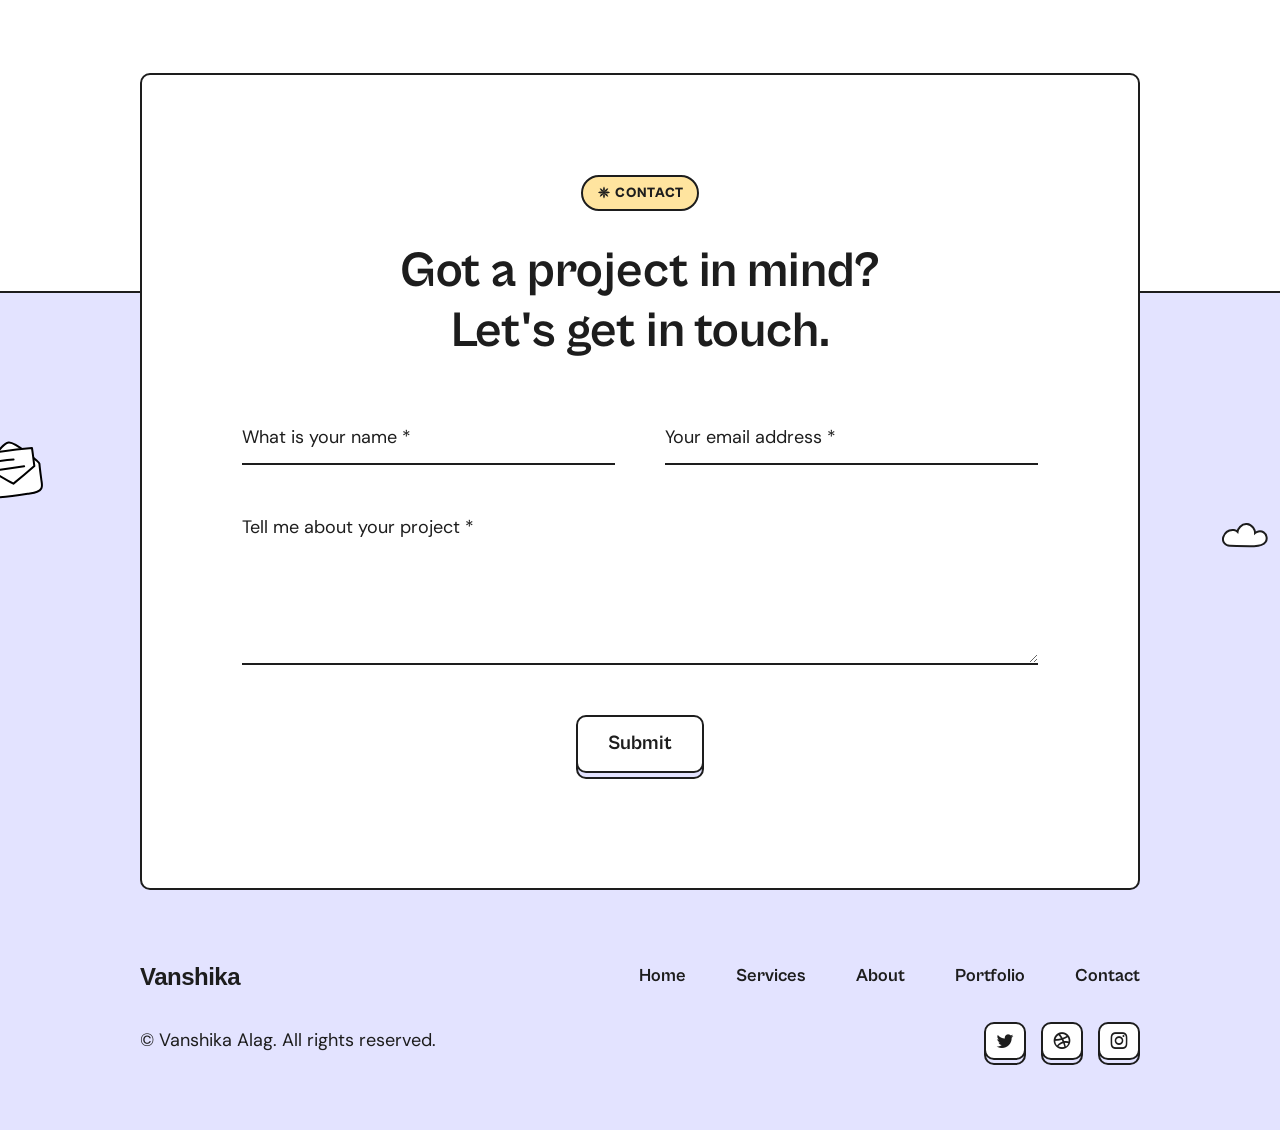
<file: project/creatink-creative-agency-website/index.html>
<!DOCTYPE html><html data-wf-domain="vanshikaalag.com" data-wf-page="644fb247a473112bb0233b2f" data-wf-site="644279d3e6787d5103f71a75" lang="en" class="w-mod-js w-mod-ix wf-dmsans-n5-active wf-dmsans-n4-active wf-dmsans-n7-active wf-dmsans-i5-active wf-dmsans-i7-active wf-dmsans-i4-active wf-active"><head><style>.wf-force-outline-none[tabindex="-1"]:focus{outline:none;}</style><meta charset="utf-8"><title>Cloud Infrastructure & Portfolio Pipeline | Vanshika Alag</title><meta content="Resilient static web hosting pipeline on AWS using S3 for object storage and CloudFront CDN for global edge caching with sub-100ms latency." name="description"><meta content="width=device-width, initial-scale=1" name="viewport"><link href="../../assets/css/portfolio.webflow.css" rel="stylesheet" type="text/css"><link href="../../assets/css/custom.css" rel="stylesheet" type="text/css"><link href="https://fonts.googleapis.com" rel="preconnect"><link href="https://fonts.gstatic.com" rel="preconnect" crossorigin="anonymous"><link rel="stylesheet" href="https://fonts.googleapis.com/css?family=DM+Sans:regular,italic,500,500italic,700,700italic" media="all"><link href="../../assets/icons/favicon.png" rel="shortcut icon" type="image/x-icon"><link href="../../assets/icons/webclip.png" rel="apple-touch-icon"><style>
body {
  -webkit-font-smoothing: antialiased;
  -moz-osx-font-smoothing: grayscale;
}
</style></head><body class="body"><div class="cursor-wrapper"><div class="cursor-html-embed w-embed"><style>
.cursor-wrapper {pointer-events: none;}
</style></div><div class="cursor" style="transform: translate3d(0vw, 0vh, 0px) scale3d(0, 0, 1) rotateX(0deg) rotateY(0deg) rotateZ(0deg) skew(0deg, 0deg); transform-style: preserve-3d; opacity: 1; will-change: transform;"><div class="cursor-text-view" style="opacity: 0;">View<br>More</div></div></div><header class="navbar border-bottom"><div class="navbar-space"></div><div data-animation="default" data-collapse="medium" data-duration="400" data-easing="ease-out" data-easing2="ease-out" role="banner" class="navbar-inner w-nav"><div class="container"><div class="navbar-wrapper"><nav role="navigation" class="nav-menu-wrapper w-nav-menu"><div class="nav-menu-grid"><a href="../../" class="w-nav-brand" aria-label="home"><img src="../../assets/icons/logo.svg" loading="lazy" height="" alt="Vanshika" width="Auto" class="logo"></a><ul role="list" class="nav-menu w-list-unstyled"><li><a href="../../#home" class="nav-link">Home</a></li><li><a href="../../#services" class="nav-link">Services</a></li><li><a href="../../#about" class="nav-link">About</a></li><li><a href="../../#portfolio" class="nav-link">Portfolio</a></li><li><a href="../../#contact" class="nav-link">Contact</a></li></ul><div class="navbar-button-wrapper"><a href="https://github.com/vanshikaalagdev" target="_blank" rel="noopener noreferrer" class="button-sc w-inline-block"><div class="button-front"><div class="button-social-text"><div class="unicon"></div></div></div><div class="button-edge cc-button-social-edge"></div></a><a href="https://linkedin.com/in/vanshika-sde" target="_blank" rel="noopener noreferrer" class="button-sc w-inline-block"><div class="button-front"><div class="button-social-text"><div class="unicon"></div></div></div><div class="button-edge cc-button-social-edge"></div></a><a href="mailto:alagvanshika@gmail.com" class="button-sc w-inline-block"><div class="button-front"><div class="button-social-text"><div class="unicon"></div></div></div><div class="button-edge cc-button-social-edge"></div></a></div></div></nav></div></div><div class="w-nav-overlay" data-wf-ignore="" id="w-nav-overlay-0"></div></div><div data-collapse="medium" data-animation="default" data-duration="400" data-easing="ease-out" data-easing2="ease-out" data-w-id="f705d7d3-6e38-b932-d246-73ee1ff51f49" role="banner" class="navbar-inner-mobile w-nav"><div class="container"><div class="navbar-wrapper-mobile"><a href="../../" class="navbar-brand-mobile w-nav-brand" aria-label="home"><img src="../../assets/icons/logo.svg" loading="lazy" height="" width="Auto" alt="Vanshika" class="logo"></a><div data-w-id="f705d7d3-6e38-b932-d246-73ee1ff51f4e" class="menu-button w-nav-button" style="-webkit-user-select: text;" aria-label="menu" role="button" tabindex="0" aria-controls="w-nav-overlay-1" aria-haspopup="menu" aria-expanded="false"><div class="burger"><div class="burger-line cc-top"></div><div class="burger-line cc-middle"></div><div class="burger-line cc-bottom"></div></div></div></div><nav role="navigation" class="nav-menu-wrapper-mobile w-nav-menu"><div class="nav-menu-flex-mobile"><ul role="list" class="nav-menu w-list-unstyled"><li><a href="../../#home" class="nav-link-mobile">Home</a></li><li><a href="../../#services" class="nav-link-mobile">Services</a></li><li><a href="../../#about" class="nav-link-mobile">About</a></li><li><a href="../../#portfolio" class="nav-link-mobile">Portfolio</a></li><li><a href="../../#contact" class="nav-link-mobile">Contact</a></li></ul></div></nav></div><div class="w-nav-overlay" data-wf-ignore="" id="w-nav-overlay-1"></div></div><div class="navbar-space"></div></header><section id="home" style="background-color:hsla(240, 100.00%, 94.51%, 1.00)" class="section border-bottom"><div class="container"><div class="intro"><div class="intro-grid"><div id="w-node-de010925-a157-75a9-50c4-b209e16e119a-b0233b2f"><h1 class="display-2">Cloud Infrastructure & Portfolio Pipeline</h1><p class="paragraph-large margin-bottom-30">Resilient static web hosting pipeline on AWS using S3 for object storage and CloudFront CDN for global edge caching with sub-100ms latency.</p><a href="https://vanshikaalag.com" target="_blank" rel="noopener noreferrer" class="button w-inline-block"><div class="button-front"><div class="button-text"><div>Live Preview</div><div class="unicon"></div></div></div><div class="button-edge"></div></a></div><div id="w-node-_411bfa05-1c20-f0ef-d8eb-429e23947617-b0233b2f"><h2>About the Project</h2><p>Architected a resilient static web hosting pipeline on AWS using S3 for object storage and CloudFront CDN for global edge caching with sub-100ms latency.</p><div class="project-info"><div><h4 class="margin-bottom-5">Timeline:</h4><div>2026</div></div><div><h4 class="margin-bottom-5">Domain:</h4><div>Cloud & DevOps</div></div><div><h4 class="margin-bottom-5">Services:</h4><div class="flex-horizontal"><div>AWS S3, CloudFront, Route 53, CI/CD</div></div></div></div></div></div></div></div></section><section id="home" class="section"><div class="container"><div class="post-inner"><div class="project-details"><div class="main-image margin-bottom-70"><img src="../../assets/images/projects/cloud-infra-ui.jpg" loading="lazy" alt="Cloud Infrastructure & Portfolio Pipeline" class="image-frame"></div><div class="details"><div class="rich-text-block w-richtext"><h2>Project Details</h2><p>Configured automated DNS routing via Route 53 with SSL/TLS encryption via AWS Certificate Manager (ACM) and GitHub Actions CI/CD.</p><p>Enforced private S3 bucket policies with CloudFront Origin Access Control, ensuring all assets are delivered through edge points with automated cache invalidation.</p></div><div class="block-quote-with-icon"><img src="../../assets/icons/star.svg" loading="lazy" alt="" class="quote-icon" style="width: 32px; height: 32px;"><blockquote>“Deploying global edge distributions on AWS CloudFront paired with automated GitHub Actions achieved reliable sub-100ms response times worldwide.”</blockquote></div><div class="w-richtext"><h2>Things I Did</h2><p>Configured private S3 bucket storage with CloudFront CDN distribution and custom caching policies.</p><p>Automated DNS routing, ACM SSL encryption, and continuous deployment via GitHub Actions.</p></div></div></div><div class="related"><h2 class="display-2 text-center margin-bottom-55">Related Works</h2><div class="w-dyn-list"><div role="list" class="portfolio-grid w-dyn-items"><div role="listitem" class="w-dyn-item"><a href="../sandbox-banking-application-website" class="image-link margin-bottom-40 w-inline-block"><img loading="lazy" alt="CloudVault — Cloud-Native Asset Pipeline" src="../../assets/images/projects/cloudvault-ui.jpg" class="image-frame"></a><h3 class="post-title">CloudVault — Cloud-Native Asset Pipeline</h3><p class="margin-bottom-20">Zero-load server architecture utilizing S3 presigned URLs for direct-to-cloud streaming with sub-10ms API latency.</p><a href="../sandbox-banking-application-website" class="button-link w-inline-block"><div>View Case Study</div><div class="unicon"></div></a></div><div role="listitem" class="w-dyn-item"><a href="../snowlake-social-media-website" class="image-link margin-bottom-40 w-inline-block"><img loading="lazy" alt="Enterprise Interview Scheduler Engine" src="../../assets/images/projects/scheduler-ui.jpg" class="image-frame"></a><h3 class="post-title">Enterprise Interview Scheduler Engine</h3><p class="margin-bottom-20">Automated booking and scheduling API handling slot creation, availability tracking, and conflict-free booking workflows with ACID SQL transactions.</p><a href="../snowlake-social-media-website" class="button-link w-inline-block"><div>View Case Study</div><div class="unicon"></div></a></div></div></div></div></div></div></section><section class="footer"><div id="contact" class="anchor"></div><div class="overflow background-white border-bottom"></div><div class="wrapper background-purple"><div class="container cc-narrow"><div class="contact"><div class="contact-card"><div class="headline-contact"><div class="badge margin-bottom-30"><div class="badge-text"><span class="shape-label"> &nbsp; &nbsp; &nbsp; </span>Contact</div></div><h2 class="display-2">Got a project in mind? Let's get in touch.</h2></div><div class="contact-form-block w-form"><form id="email-form" action="mailto:alagvanshika@gmail.com" method="POST" enctype="text/plain"><div class="form-fields-grid"><div id="w-node-_65d35ed1-5b88-6143-5704-380d6ad37f0c-6ad37efa"><input class="text-field w-input" maxlength="256" name="Name" placeholder="What is your name *" type="text" id="Name-6" required=""></div><div id="w-node-_65d35ed1-5b88-6143-5704-380d6ad37f0e-6ad37efa"><input class="text-field w-input" maxlength="256" name="Email" placeholder="Your email address *" type="email" id="Email-4" required=""></div><div id="w-node-_65d35ed1-5b88-6143-5704-380d6ad37f10-6ad37efa"><textarea placeholder="Tell me about your project *" maxlength="5000" id="field-2" name="Message" required="" class="textarea w-input"></textarea></div></div><div class="button cc-center"><div class="button-front"><input type="submit" class="button-text w-button" value="Submit"></div><div class="button-edge"></div></div></form><div class="success-message w-form-done" tabindex="-1"><div>Thank you! Your submission has been received!</div></div><div class="error-message w-form-fail" tabindex="-1"><div>Oops! Something went wrong while submitting the form.</div></div></div></div></div><div class="site-details"><div class="footer-row margin-bottom-30"><a href="../../" class="brand w-nav-brand"><img src="../../assets/icons/logo.svg" loading="lazy" height="" alt="Vanshika" width="Auto" class="logo"></a><ul role="list" class="footer-nav"><li><a href="../../#home" class="footer-nav-link w-inline-block"><div>Home</div></a></li><li><a href="../../#services" class="footer-nav-link w-inline-block"><div>Services</div></a></li><li><a href="../../#about" class="footer-nav-link w-inline-block"><div>About</div></a></li><li><a href="../../#portfolio" class="footer-nav-link w-inline-block"><div>Portfolio</div></a></li><li><a href="../../#contact" class="footer-nav-link w-inline-block"><div>Contact</div></a></li></ul></div><div class="footer-row"><p class="margin-bottom-none">© Vanshika Alag. All rights reserved.</p><div class="navbar-button-wrapper"><a href="https://github.com/vanshikaalagdev" target="_blank" rel="noopener noreferrer" class="button-sc w-inline-block"><div class="button-front"><div class="button-social-text"><div class="unicon"></div></div></div><div class="button-edge cc-button-social-edge"></div></a><a href="https://linkedin.com/in/vanshika-sde" target="_blank" rel="noopener noreferrer" class="button-sc w-inline-block"><div class="button-front"><div class="button-social-text"><div class="unicon"></div></div></div><div class="button-edge cc-button-social-edge"></div></a><a href="mailto:alagvanshika@gmail.com" class="button-sc w-inline-block"><div class="button-front"><div class="button-social-text"><div class="unicon"></div></div></div><div class="button-edge cc-button-social-edge"></div></a></div></div></div><img src="../../assets/doodles/doodle-12.svg" loading="lazy" alt="" class="doodle-cloud"><img src="../../assets/doodles/doodle-11.svg" loading="lazy" alt="" class="doodle-envelope"></div></div></section><script src="../../assets/js/jquery.min.js" type="text/javascript"></script><script src="../../assets/js/webflow.js" type="text/javascript"></script></body></html>
</file>
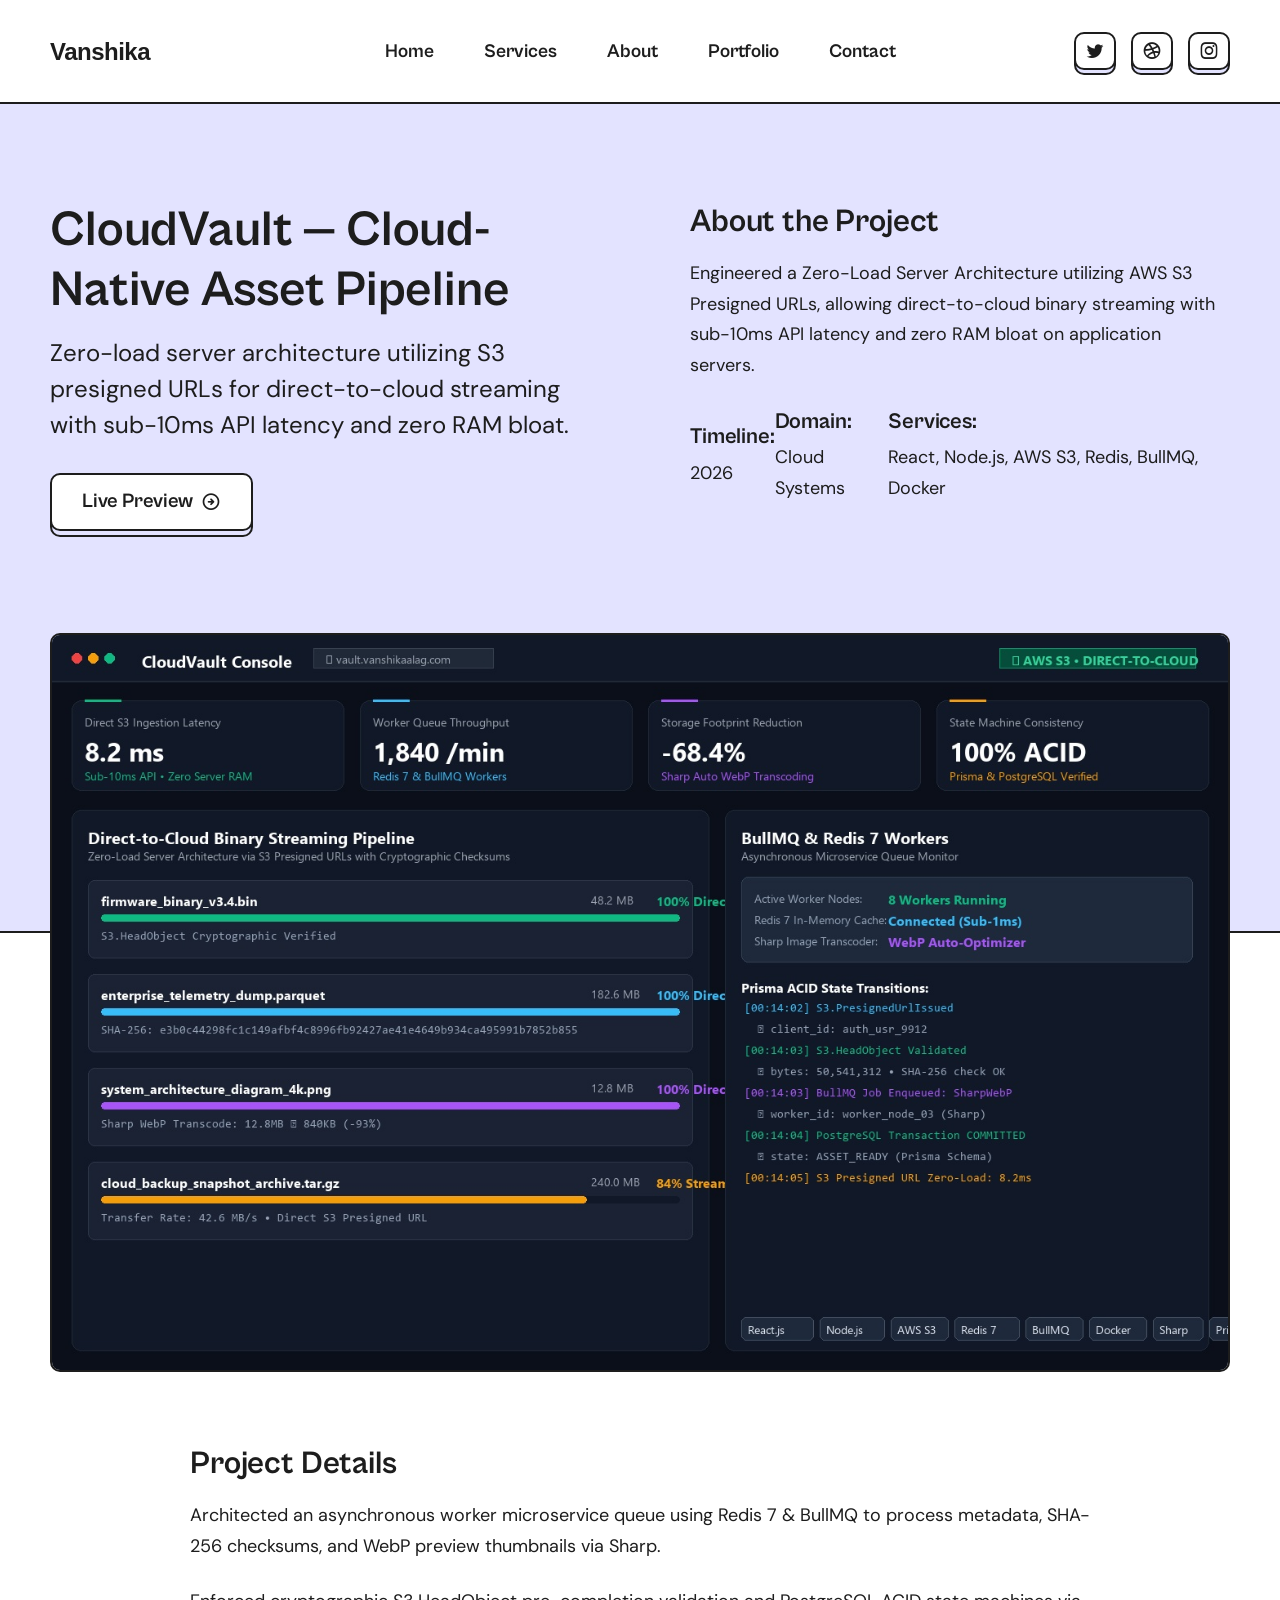
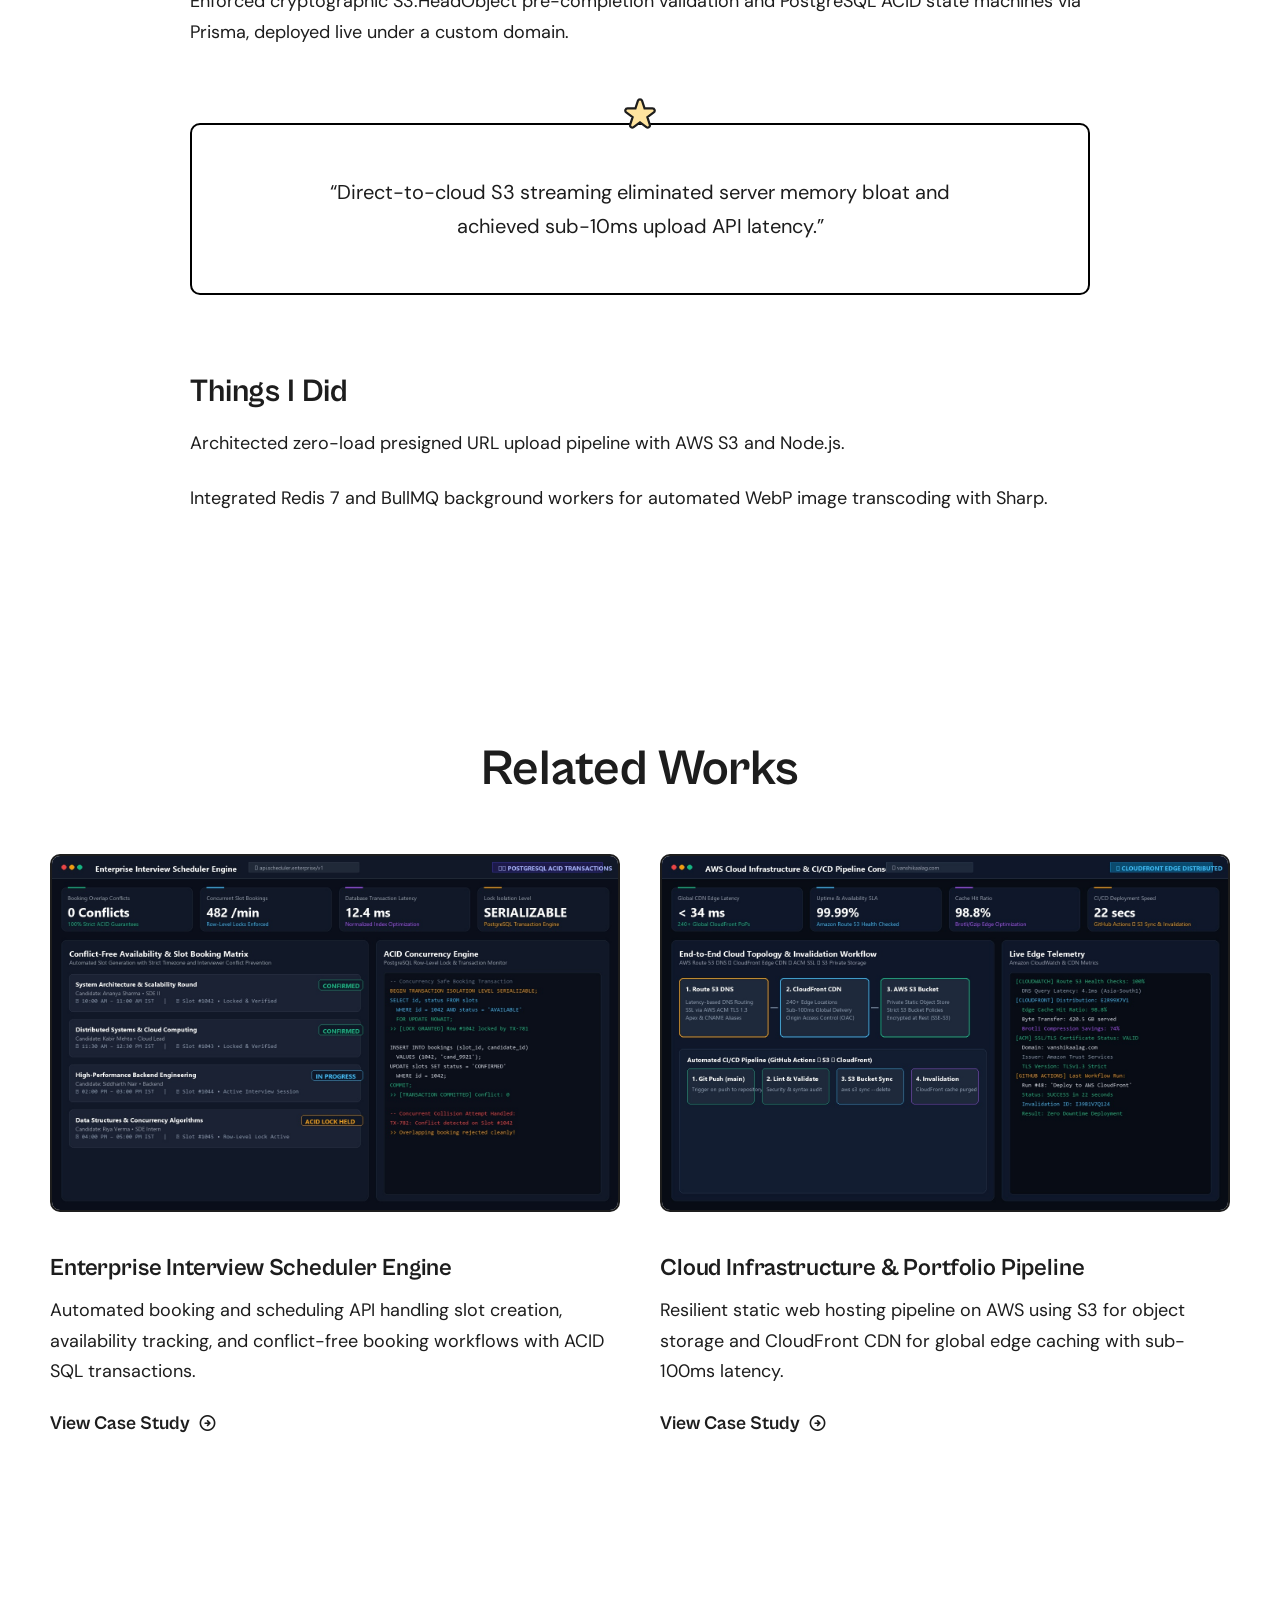
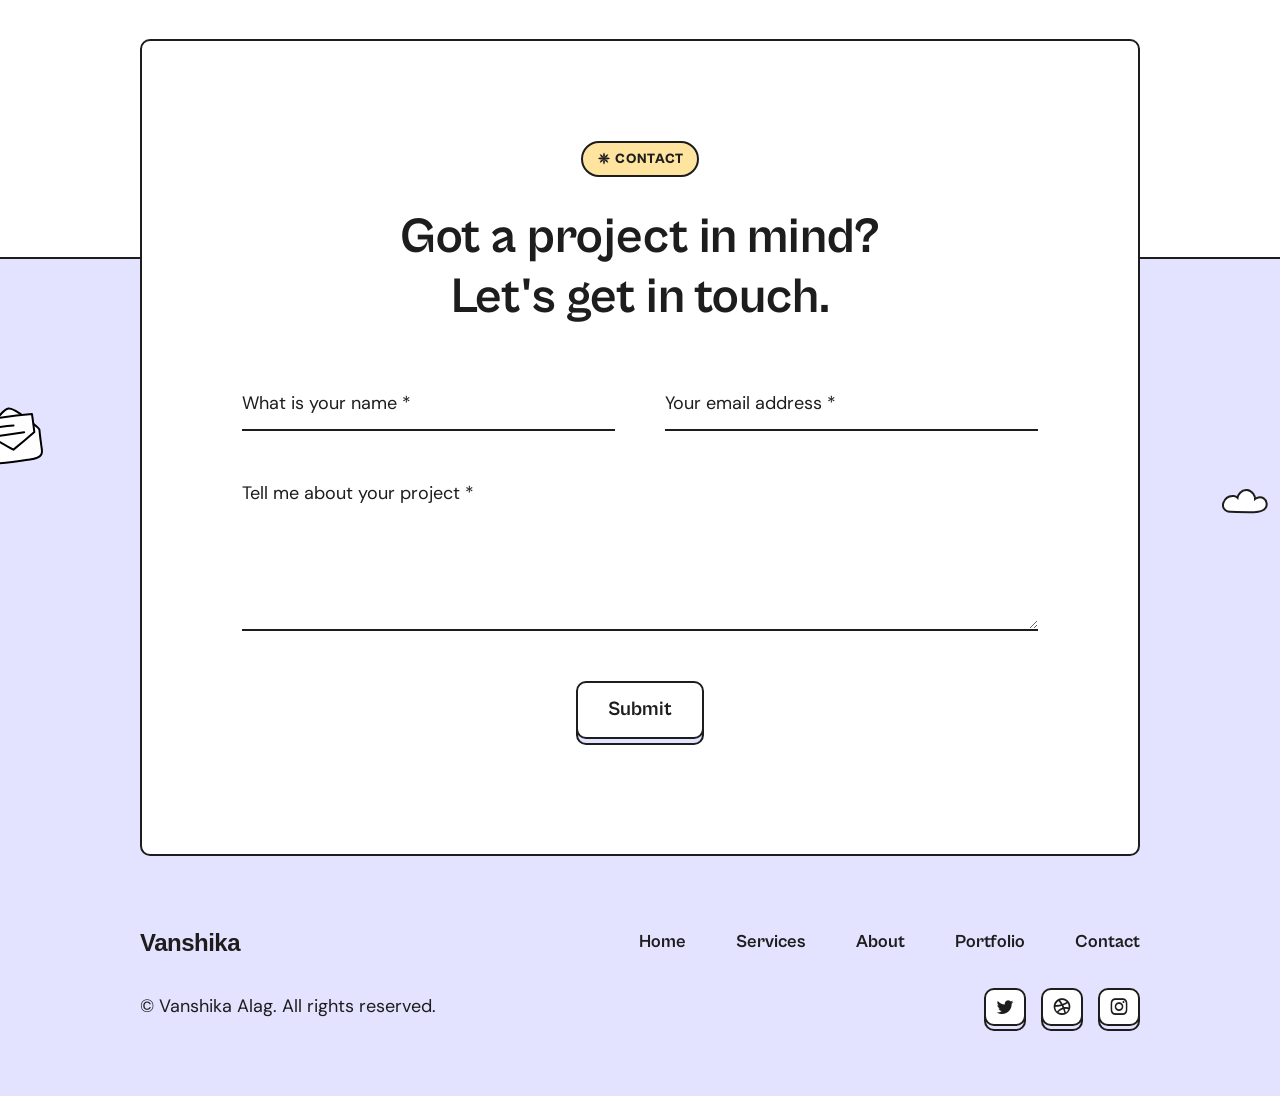
<file: project/morello-company-networking-website/index.html>
<!DOCTYPE html><html data-wf-domain="vanshikaalag.com" data-wf-page="644fb247a473112bb0233b2f" data-wf-site="644279d3e6787d5103f71a75" lang="en" class="w-mod-js w-mod-ix wf-dmsans-n5-active wf-dmsans-n4-active wf-dmsans-n7-active wf-dmsans-i5-active wf-dmsans-i7-active wf-dmsans-i4-active wf-active"><head><style>.wf-force-outline-none[tabindex="-1"]:focus{outline:none;}</style><meta charset="utf-8"><title>CloudVault — Cloud-Native Asset Pipeline | Vanshika Alag</title><meta content="Zero-load server architecture utilizing S3 presigned URLs for direct-to-cloud streaming with sub-10ms API latency and zero RAM bloat." name="description"><meta content="width=device-width, initial-scale=1" name="viewport"><link href="../../assets/css/portfolio.webflow.css" rel="stylesheet" type="text/css"><link href="../../assets/css/custom.css" rel="stylesheet" type="text/css"><link href="https://fonts.googleapis.com" rel="preconnect"><link href="https://fonts.gstatic.com" rel="preconnect" crossorigin="anonymous"><link rel="stylesheet" href="https://fonts.googleapis.com/css?family=DM+Sans:regular,italic,500,500italic,700,700italic" media="all"><link href="../../assets/icons/favicon.png" rel="shortcut icon" type="image/x-icon"><link href="../../assets/icons/webclip.png" rel="apple-touch-icon"><style>
body {
  -webkit-font-smoothing: antialiased;
  -moz-osx-font-smoothing: grayscale;
}
</style></head><body class="body"><div class="cursor-wrapper"><div class="cursor-html-embed w-embed"><style>
.cursor-wrapper {pointer-events: none;}
</style></div><div class="cursor" style="transform: translate3d(0vw, 0vh, 0px) scale3d(0, 0, 1) rotateX(0deg) rotateY(0deg) rotateZ(0deg) skew(0deg, 0deg); transform-style: preserve-3d; opacity: 1; will-change: transform;"><div class="cursor-text-view" style="opacity: 0;">View<br>More</div></div></div><header class="navbar border-bottom"><div class="navbar-space"></div><div data-animation="default" data-collapse="medium" data-duration="400" data-easing="ease-out" data-easing2="ease-out" role="banner" class="navbar-inner w-nav"><div class="container"><div class="navbar-wrapper"><nav role="navigation" class="nav-menu-wrapper w-nav-menu"><div class="nav-menu-grid"><a href="../../" class="w-nav-brand" aria-label="home"><img src="../../assets/icons/logo.svg" loading="lazy" height="" alt="Vanshika" width="Auto" class="logo"></a><ul role="list" class="nav-menu w-list-unstyled"><li><a href="../../#home" class="nav-link">Home</a></li><li><a href="../../#services" class="nav-link">Services</a></li><li><a href="../../#about" class="nav-link">About</a></li><li><a href="../../#portfolio" class="nav-link">Portfolio</a></li><li><a href="../../#contact" class="nav-link">Contact</a></li></ul><div class="navbar-button-wrapper"><a href="https://github.com/vanshikaalagdev" target="_blank" rel="noopener noreferrer" class="button-sc w-inline-block"><div class="button-front"><div class="button-social-text"><div class="unicon"></div></div></div><div class="button-edge cc-button-social-edge"></div></a><a href="https://linkedin.com/in/vanshika-sde" target="_blank" rel="noopener noreferrer" class="button-sc w-inline-block"><div class="button-front"><div class="button-social-text"><div class="unicon"></div></div></div><div class="button-edge cc-button-social-edge"></div></a><a href="mailto:alagvanshika@gmail.com" class="button-sc w-inline-block"><div class="button-front"><div class="button-social-text"><div class="unicon"></div></div></div><div class="button-edge cc-button-social-edge"></div></a></div></div></nav></div></div><div class="w-nav-overlay" data-wf-ignore="" id="w-nav-overlay-0"></div></div><div data-collapse="medium" data-animation="default" data-duration="400" data-easing="ease-out" data-easing2="ease-out" data-w-id="f705d7d3-6e38-b932-d246-73ee1ff51f49" role="banner" class="navbar-inner-mobile w-nav"><div class="container"><div class="navbar-wrapper-mobile"><a href="../../" class="navbar-brand-mobile w-nav-brand" aria-label="home"><img src="../../assets/icons/logo.svg" loading="lazy" height="" width="Auto" alt="Vanshika" class="logo"></a><div data-w-id="f705d7d3-6e38-b932-d246-73ee1ff51f4e" class="menu-button w-nav-button" style="-webkit-user-select: text;" aria-label="menu" role="button" tabindex="0" aria-controls="w-nav-overlay-1" aria-haspopup="menu" aria-expanded="false"><div class="burger"><div class="burger-line cc-top"></div><div class="burger-line cc-middle"></div><div class="burger-line cc-bottom"></div></div></div></div><nav role="navigation" class="nav-menu-wrapper-mobile w-nav-menu"><div class="nav-menu-flex-mobile"><ul role="list" class="nav-menu w-list-unstyled"><li><a href="../../#home" class="nav-link-mobile">Home</a></li><li><a href="../../#services" class="nav-link-mobile">Services</a></li><li><a href="../../#about" class="nav-link-mobile">About</a></li><li><a href="../../#portfolio" class="nav-link-mobile">Portfolio</a></li><li><a href="../../#contact" class="nav-link-mobile">Contact</a></li></ul></div></nav></div><div class="w-nav-overlay" data-wf-ignore="" id="w-nav-overlay-1"></div></div><div class="navbar-space"></div></header><section id="home" style="background-color:hsla(240, 100.00%, 94.51%, 1.00)" class="section border-bottom"><div class="container"><div class="intro"><div class="intro-grid"><div id="w-node-de010925-a157-75a9-50c4-b209e16e119a-b0233b2f"><h1 class="display-2">CloudVault — Cloud-Native Asset Pipeline</h1><p class="paragraph-large margin-bottom-30">Zero-load server architecture utilizing S3 presigned URLs for direct-to-cloud streaming with sub-10ms API latency and zero RAM bloat.</p><a href="https://vault.vanshikaalag.com" target="_blank" rel="noopener noreferrer" class="button w-inline-block"><div class="button-front"><div class="button-text"><div>Live Preview</div><div class="unicon"></div></div></div><div class="button-edge"></div></a></div><div id="w-node-_411bfa05-1c20-f0ef-d8eb-429e23947617-b0233b2f"><h2>About the Project</h2><p>Engineered a Zero-Load Server Architecture utilizing AWS S3 Presigned URLs, allowing direct-to-cloud binary streaming with sub-10ms API latency and zero RAM bloat on application servers.</p><div class="project-info"><div><h4 class="margin-bottom-5">Timeline:</h4><div>2026</div></div><div><h4 class="margin-bottom-5">Domain:</h4><div>Cloud Systems</div></div><div><h4 class="margin-bottom-5">Services:</h4><div class="flex-horizontal"><div>React, Node.js, AWS S3, Redis, BullMQ, Docker</div></div></div></div></div></div></div></div></section><section id="home" class="section"><div class="container"><div class="post-inner"><div class="project-details"><div class="main-image margin-bottom-70"><img src="../../assets/images/projects/cloudvault-ui.jpg" loading="lazy" alt="CloudVault — Cloud-Native Asset Pipeline" class="image-frame"></div><div class="details"><div class="rich-text-block w-richtext"><h2>Project Details</h2><p>Architected an asynchronous worker microservice queue using Redis 7 & BullMQ to process metadata, SHA-256 checksums, and WebP preview thumbnails via Sharp.</p><p>Enforced cryptographic S3.HeadObject pre-completion validation and PostgreSQL ACID state machines via Prisma, deployed live under a custom domain.</p></div><div class="block-quote-with-icon"><img src="../../assets/icons/star.svg" loading="lazy" alt="" class="quote-icon" style="width: 32px; height: 32px;"><blockquote>“Direct-to-cloud S3 streaming eliminated server memory bloat and achieved sub-10ms upload API latency.”</blockquote></div><div class="w-richtext"><h2>Things I Did</h2><p>Architected zero-load presigned URL upload pipeline with AWS S3 and Node.js.</p><p>Integrated Redis 7 and BullMQ background workers for automated WebP image transcoding with Sharp.</p></div></div></div><div class="related"><h2 class="display-2 text-center margin-bottom-55">Related Works</h2><div class="w-dyn-list"><div role="list" class="portfolio-grid w-dyn-items"><div role="listitem" class="w-dyn-item"><a href="../snowlake-social-media-website" class="image-link margin-bottom-40 w-inline-block"><img loading="lazy" alt="Enterprise Interview Scheduler Engine" src="../../assets/images/projects/scheduler-ui.jpg" class="image-frame"></a><h3 class="post-title">Enterprise Interview Scheduler Engine</h3><p class="margin-bottom-20">Automated booking and scheduling API handling slot creation, availability tracking, and conflict-free booking workflows with ACID SQL transactions.</p><a href="../snowlake-social-media-website" class="button-link w-inline-block"><div>View Case Study</div><div class="unicon"></div></a></div><div role="listitem" class="w-dyn-item"><a href="../creatink-creative-agency-website" class="image-link margin-bottom-40 w-inline-block"><img loading="lazy" alt="Cloud Infrastructure & Portfolio Pipeline" src="../../assets/images/projects/cloud-infra-ui.jpg" class="image-frame"></a><h3 class="post-title">Cloud Infrastructure & Portfolio Pipeline</h3><p class="margin-bottom-20">Resilient static web hosting pipeline on AWS using S3 for object storage and CloudFront CDN for global edge caching with sub-100ms latency.</p><a href="../creatink-creative-agency-website" class="button-link w-inline-block"><div>View Case Study</div><div class="unicon"></div></a></div></div></div></div></div></div></section><section class="footer"><div id="contact" class="anchor"></div><div class="overflow background-white border-bottom"></div><div class="wrapper background-purple"><div class="container cc-narrow"><div class="contact"><div class="contact-card"><div class="headline-contact"><div class="badge margin-bottom-30"><div class="badge-text"><span class="shape-label"> &nbsp; &nbsp; &nbsp; </span>Contact</div></div><h2 class="display-2">Got a project in mind? Let's get in touch.</h2></div><div class="contact-form-block w-form"><form id="email-form" action="mailto:alagvanshika@gmail.com" method="POST" enctype="text/plain"><div class="form-fields-grid"><div id="w-node-_65d35ed1-5b88-6143-5704-380d6ad37f0c-6ad37efa"><input class="text-field w-input" maxlength="256" name="Name" placeholder="What is your name *" type="text" id="Name-6" required=""></div><div id="w-node-_65d35ed1-5b88-6143-5704-380d6ad37f0e-6ad37efa"><input class="text-field w-input" maxlength="256" name="Email" placeholder="Your email address *" type="email" id="Email-4" required=""></div><div id="w-node-_65d35ed1-5b88-6143-5704-380d6ad37f10-6ad37efa"><textarea placeholder="Tell me about your project *" maxlength="5000" id="field-2" name="Message" required="" class="textarea w-input"></textarea></div></div><div class="button cc-center"><div class="button-front"><input type="submit" class="button-text w-button" value="Submit"></div><div class="button-edge"></div></div></form><div class="success-message w-form-done" tabindex="-1"><div>Thank you! Your submission has been received!</div></div><div class="error-message w-form-fail" tabindex="-1"><div>Oops! Something went wrong while submitting the form.</div></div></div></div></div><div class="site-details"><div class="footer-row margin-bottom-30"><a href="../../" class="brand w-nav-brand"><img src="../../assets/icons/logo.svg" loading="lazy" height="" alt="Vanshika" width="Auto" class="logo"></a><ul role="list" class="footer-nav"><li><a href="../../#home" class="footer-nav-link w-inline-block"><div>Home</div></a></li><li><a href="../../#services" class="footer-nav-link w-inline-block"><div>Services</div></a></li><li><a href="../../#about" class="footer-nav-link w-inline-block"><div>About</div></a></li><li><a href="../../#portfolio" class="footer-nav-link w-inline-block"><div>Portfolio</div></a></li><li><a href="../../#contact" class="footer-nav-link w-inline-block"><div>Contact</div></a></li></ul></div><div class="footer-row"><p class="margin-bottom-none">© Vanshika Alag. All rights reserved.</p><div class="navbar-button-wrapper"><a href="https://github.com/vanshikaalagdev" target="_blank" rel="noopener noreferrer" class="button-sc w-inline-block"><div class="button-front"><div class="button-social-text"><div class="unicon"></div></div></div><div class="button-edge cc-button-social-edge"></div></a><a href="https://linkedin.com/in/vanshika-sde" target="_blank" rel="noopener noreferrer" class="button-sc w-inline-block"><div class="button-front"><div class="button-social-text"><div class="unicon"></div></div></div><div class="button-edge cc-button-social-edge"></div></a><a href="mailto:alagvanshika@gmail.com" class="button-sc w-inline-block"><div class="button-front"><div class="button-social-text"><div class="unicon"></div></div></div><div class="button-edge cc-button-social-edge"></div></a></div></div></div><img src="../../assets/doodles/doodle-12.svg" loading="lazy" alt="" class="doodle-cloud"><img src="../../assets/doodles/doodle-11.svg" loading="lazy" alt="" class="doodle-envelope"></div></div></section><script src="../../assets/js/jquery.min.js" type="text/javascript"></script><script src="../../assets/js/webflow.js" type="text/javascript"></script></body></html>
</file>
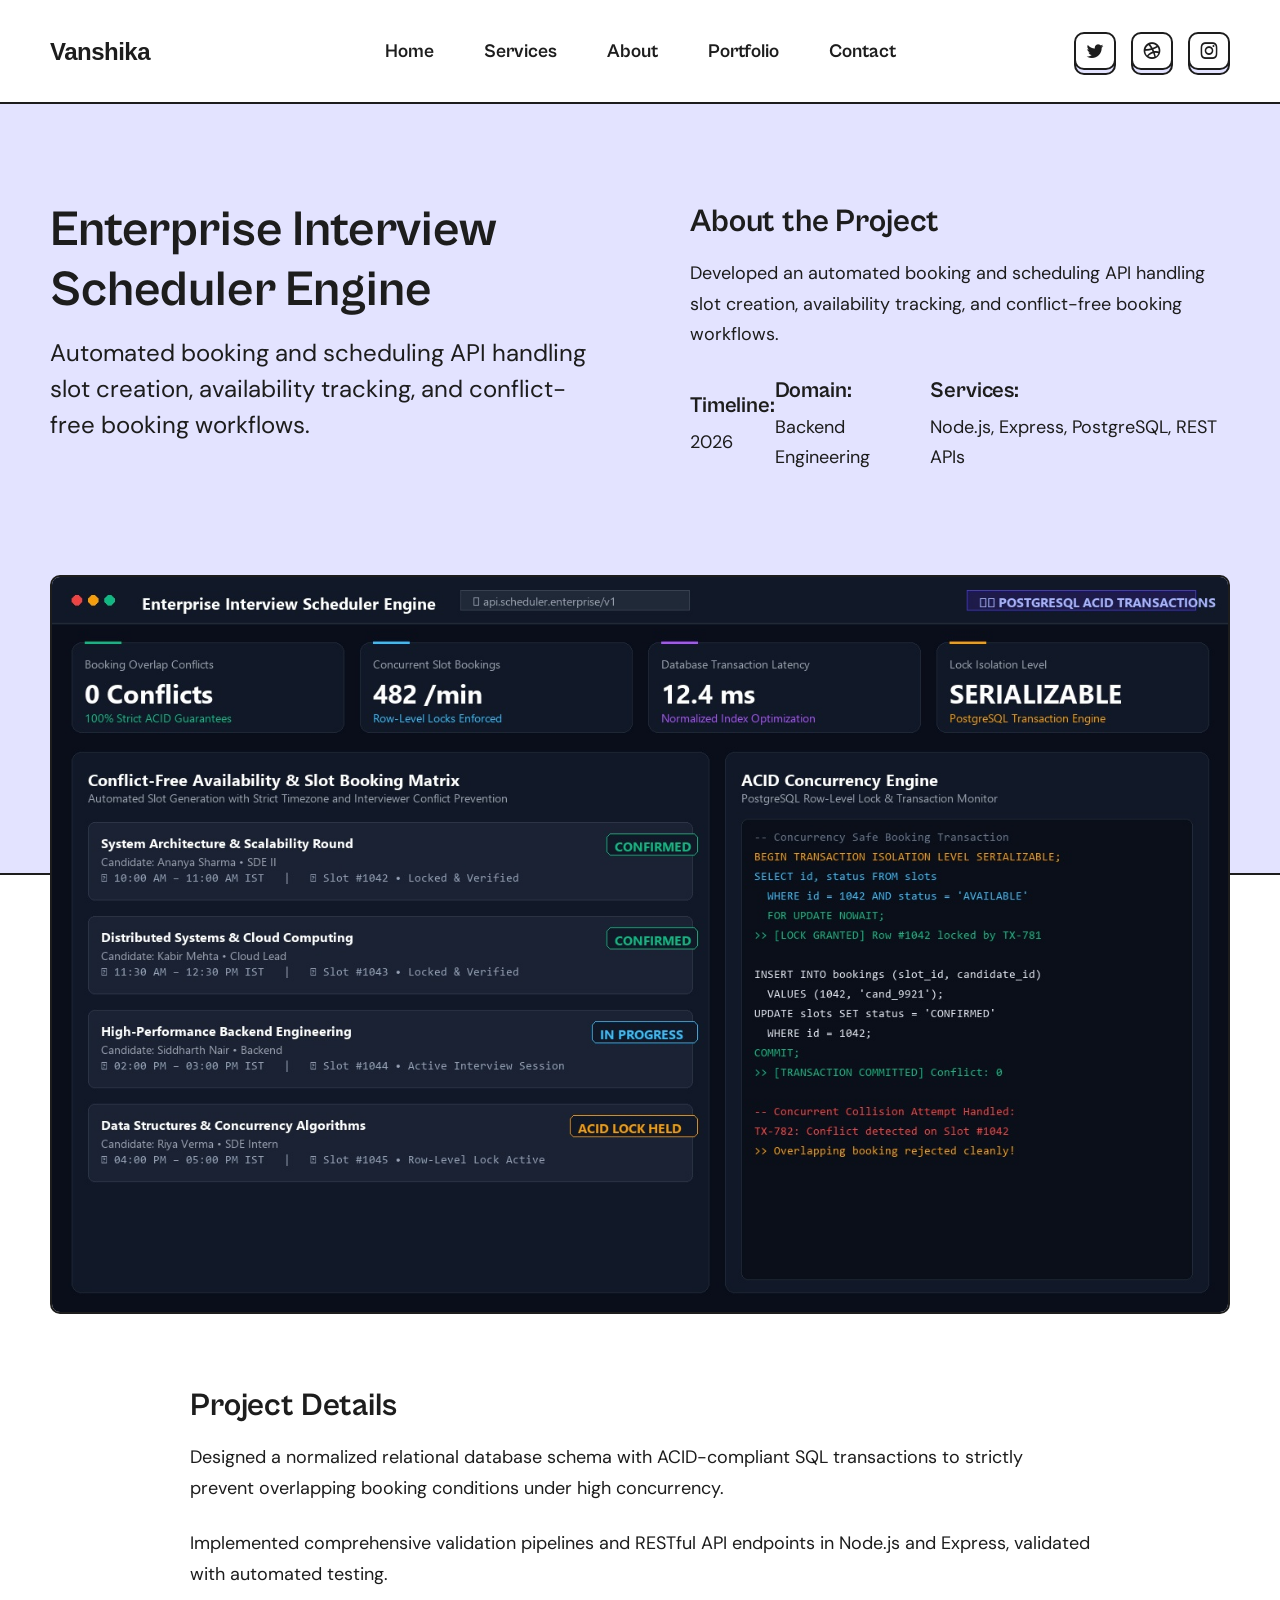
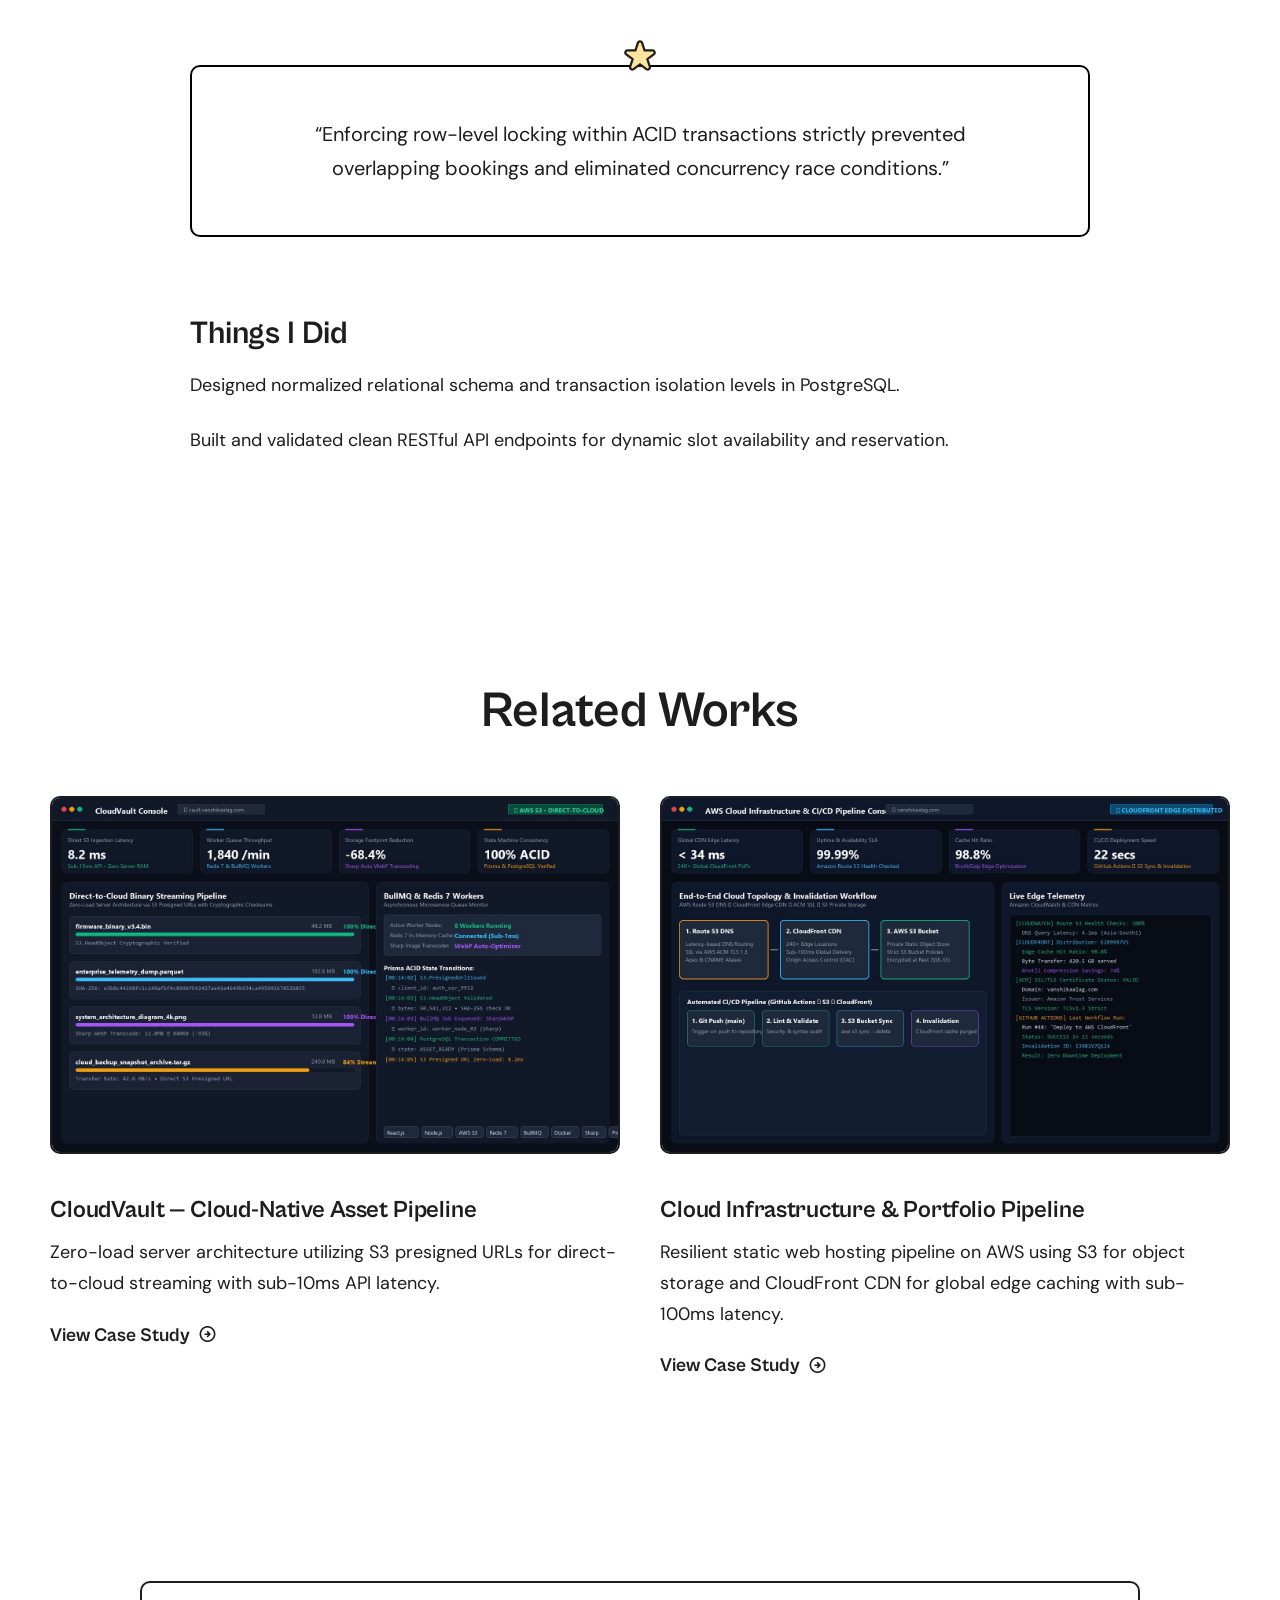
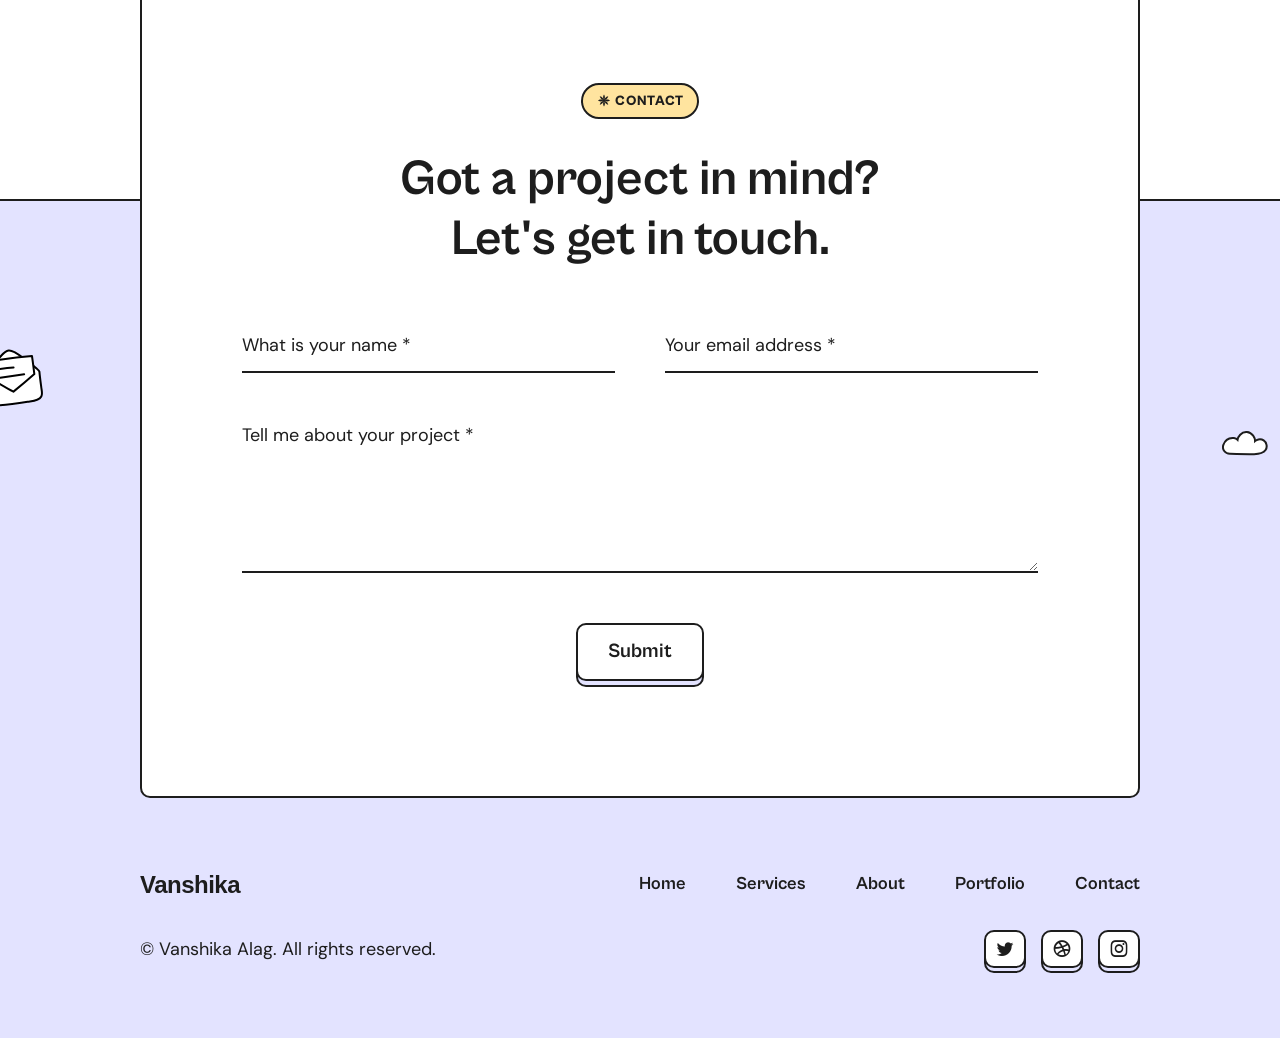
<file: project/snowlake-social-media-website/index.html>
<!DOCTYPE html><html data-wf-domain="vanshikaalag.com" data-wf-page="644fb247a473112bb0233b2f" data-wf-site="644279d3e6787d5103f71a75" lang="en" class="w-mod-js w-mod-ix wf-dmsans-n5-active wf-dmsans-n4-active wf-dmsans-n7-active wf-dmsans-i5-active wf-dmsans-i7-active wf-dmsans-i4-active wf-active"><head><style>.wf-force-outline-none[tabindex="-1"]:focus{outline:none;}</style><meta charset="utf-8"><title>Enterprise Interview Scheduler Engine | Vanshika Alag</title><meta content="Automated booking and scheduling API handling slot creation, availability tracking, and conflict-free booking workflows." name="description"><meta content="width=device-width, initial-scale=1" name="viewport"><link href="../../assets/css/portfolio.webflow.css" rel="stylesheet" type="text/css"><link href="../../assets/css/custom.css" rel="stylesheet" type="text/css"><link href="https://fonts.googleapis.com" rel="preconnect"><link href="https://fonts.gstatic.com" rel="preconnect" crossorigin="anonymous"><link rel="stylesheet" href="https://fonts.googleapis.com/css?family=DM+Sans:regular,italic,500,500italic,700,700italic" media="all"><link href="../../assets/icons/favicon.png" rel="shortcut icon" type="image/x-icon"><link href="../../assets/icons/webclip.png" rel="apple-touch-icon"><style>
body {
  -webkit-font-smoothing: antialiased;
  -moz-osx-font-smoothing: grayscale;
}
</style></head><body class="body"><div class="cursor-wrapper"><div class="cursor-html-embed w-embed"><style>
.cursor-wrapper {pointer-events: none;}
</style></div><div class="cursor" style="transform: translate3d(0vw, 0vh, 0px) scale3d(0, 0, 1) rotateX(0deg) rotateY(0deg) rotateZ(0deg) skew(0deg, 0deg); transform-style: preserve-3d; opacity: 1; will-change: transform;"><div class="cursor-text-view" style="opacity: 0;">View<br>More</div></div></div><header class="navbar border-bottom"><div class="navbar-space"></div><div data-animation="default" data-collapse="medium" data-duration="400" data-easing="ease-out" data-easing2="ease-out" role="banner" class="navbar-inner w-nav"><div class="container"><div class="navbar-wrapper"><nav role="navigation" class="nav-menu-wrapper w-nav-menu"><div class="nav-menu-grid"><a href="../../" class="w-nav-brand" aria-label="home"><img src="../../assets/icons/logo.svg" loading="lazy" height="" alt="Vanshika" width="Auto" class="logo"></a><ul role="list" class="nav-menu w-list-unstyled"><li><a href="../../#home" class="nav-link">Home</a></li><li><a href="../../#services" class="nav-link">Services</a></li><li><a href="../../#about" class="nav-link">About</a></li><li><a href="../../#portfolio" class="nav-link">Portfolio</a></li><li><a href="../../#contact" class="nav-link">Contact</a></li></ul><div class="navbar-button-wrapper"><a href="https://github.com/vanshikaalagdev" target="_blank" rel="noopener noreferrer" class="button-sc w-inline-block"><div class="button-front"><div class="button-social-text"><div class="unicon"></div></div></div><div class="button-edge cc-button-social-edge"></div></a><a href="https://linkedin.com/in/vanshika-sde" target="_blank" rel="noopener noreferrer" class="button-sc w-inline-block"><div class="button-front"><div class="button-social-text"><div class="unicon"></div></div></div><div class="button-edge cc-button-social-edge"></div></a><a href="mailto:alagvanshika@gmail.com" class="button-sc w-inline-block"><div class="button-front"><div class="button-social-text"><div class="unicon"></div></div></div><div class="button-edge cc-button-social-edge"></div></a></div></div></nav></div></div><div class="w-nav-overlay" data-wf-ignore="" id="w-nav-overlay-0"></div></div><div data-collapse="medium" data-animation="default" data-duration="400" data-easing="ease-out" data-easing2="ease-out" data-w-id="f705d7d3-6e38-b932-d246-73ee1ff51f49" role="banner" class="navbar-inner-mobile w-nav"><div class="container"><div class="navbar-wrapper-mobile"><a href="../../" class="navbar-brand-mobile w-nav-brand" aria-label="home"><img src="../../assets/icons/logo.svg" loading="lazy" height="" width="Auto" alt="Vanshika" class="logo"></a><div data-w-id="f705d7d3-6e38-b932-d246-73ee1ff51f4e" class="menu-button w-nav-button" style="-webkit-user-select: text;" aria-label="menu" role="button" tabindex="0" aria-controls="w-nav-overlay-1" aria-haspopup="menu" aria-expanded="false"><div class="burger"><div class="burger-line cc-top"></div><div class="burger-line cc-middle"></div><div class="burger-line cc-bottom"></div></div></div></div><nav role="navigation" class="nav-menu-wrapper-mobile w-nav-menu"><div class="nav-menu-flex-mobile"><ul role="list" class="nav-menu w-list-unstyled"><li><a href="../../#home" class="nav-link-mobile">Home</a></li><li><a href="../../#services" class="nav-link-mobile">Services</a></li><li><a href="../../#about" class="nav-link-mobile">About</a></li><li><a href="../../#portfolio" class="nav-link-mobile">Portfolio</a></li><li><a href="../../#contact" class="nav-link-mobile">Contact</a></li></ul></div></nav></div><div class="w-nav-overlay" data-wf-ignore="" id="w-nav-overlay-1"></div></div><div class="navbar-space"></div></header><section id="home" style="background-color:hsla(240, 100.00%, 94.51%, 1.00)" class="section border-bottom"><div class="container"><div class="intro"><div class="intro-grid"><div id="w-node-de010925-a157-75a9-50c4-b209e16e119a-b0233b2f"><h1 class="display-2">Enterprise Interview Scheduler Engine</h1><p class="paragraph-large margin-bottom-30">Automated booking and scheduling API handling slot creation, availability tracking, and conflict-free booking workflows.</p></div><div id="w-node-_411bfa05-1c20-f0ef-d8eb-429e23947617-b0233b2f"><h2>About the Project</h2><p>Developed an automated booking and scheduling API handling slot creation, availability tracking, and conflict-free booking workflows.</p><div class="project-info"><div><h4 class="margin-bottom-5">Timeline:</h4><div>2026</div></div><div><h4 class="margin-bottom-5">Domain:</h4><div>Backend Engineering</div></div><div><h4 class="margin-bottom-5">Services:</h4><div class="flex-horizontal"><div>Node.js, Express, PostgreSQL, REST APIs</div></div></div></div></div></div></div></div></section><section id="home" class="section"><div class="container"><div class="post-inner"><div class="project-details"><div class="main-image margin-bottom-70"><img src="../../assets/images/projects/scheduler-ui.jpg" loading="lazy" alt="Enterprise Interview Scheduler Engine" class="image-frame"></div><div class="details"><div class="rich-text-block w-richtext"><h2>Project Details</h2><p>Designed a normalized relational database schema with ACID-compliant SQL transactions to strictly prevent overlapping booking conditions under high concurrency.</p><p>Implemented comprehensive validation pipelines and RESTful API endpoints in Node.js and Express, validated with automated testing.</p></div><div class="block-quote-with-icon"><img src="../../assets/icons/star.svg" loading="lazy" alt="" class="quote-icon" style="width: 32px; height: 32px;"><blockquote>“Enforcing row-level locking within ACID transactions strictly prevented overlapping bookings and eliminated concurrency race conditions.”</blockquote></div><div class="w-richtext"><h2>Things I Did</h2><p>Designed normalized relational schema and transaction isolation levels in PostgreSQL.</p><p>Built and validated clean RESTful API endpoints for dynamic slot availability and reservation.</p></div></div></div><div class="related"><h2 class="display-2 text-center margin-bottom-55">Related Works</h2><div class="w-dyn-list"><div role="list" class="portfolio-grid w-dyn-items"><div role="listitem" class="w-dyn-item"><a href="../sandbox-banking-application-website" class="image-link margin-bottom-40 w-inline-block"><img loading="lazy" alt="CloudVault — Cloud-Native Asset Pipeline" src="../../assets/images/projects/cloudvault-ui.jpg" class="image-frame"></a><h3 class="post-title">CloudVault — Cloud-Native Asset Pipeline</h3><p class="margin-bottom-20">Zero-load server architecture utilizing S3 presigned URLs for direct-to-cloud streaming with sub-10ms API latency.</p><a href="../sandbox-banking-application-website" class="button-link w-inline-block"><div>View Case Study</div><div class="unicon"></div></a></div><div role="listitem" class="w-dyn-item"><a href="../creatink-creative-agency-website" class="image-link margin-bottom-40 w-inline-block"><img loading="lazy" alt="Cloud Infrastructure & Portfolio Pipeline" src="../../assets/images/projects/cloud-infra-ui.jpg" class="image-frame"></a><h3 class="post-title">Cloud Infrastructure & Portfolio Pipeline</h3><p class="margin-bottom-20">Resilient static web hosting pipeline on AWS using S3 for object storage and CloudFront CDN for global edge caching with sub-100ms latency.</p><a href="../creatink-creative-agency-website" class="button-link w-inline-block"><div>View Case Study</div><div class="unicon"></div></a></div></div></div></div></div></div></section><section class="footer"><div id="contact" class="anchor"></div><div class="overflow background-white border-bottom"></div><div class="wrapper background-purple"><div class="container cc-narrow"><div class="contact"><div class="contact-card"><div class="headline-contact"><div class="badge margin-bottom-30"><div class="badge-text"><span class="shape-label"> &nbsp; &nbsp; &nbsp; </span>Contact</div></div><h2 class="display-2">Got a project in mind? Let's get in touch.</h2></div><div class="contact-form-block w-form"><form id="email-form" action="mailto:alagvanshika@gmail.com" method="POST" enctype="text/plain"><div class="form-fields-grid"><div id="w-node-_65d35ed1-5b88-6143-5704-380d6ad37f0c-6ad37efa"><input class="text-field w-input" maxlength="256" name="Name" placeholder="What is your name *" type="text" id="Name-6" required=""></div><div id="w-node-_65d35ed1-5b88-6143-5704-380d6ad37f0e-6ad37efa"><input class="text-field w-input" maxlength="256" name="Email" placeholder="Your email address *" type="email" id="Email-4" required=""></div><div id="w-node-_65d35ed1-5b88-6143-5704-380d6ad37f10-6ad37efa"><textarea placeholder="Tell me about your project *" maxlength="5000" id="field-2" name="Message" required="" class="textarea w-input"></textarea></div></div><div class="button cc-center"><div class="button-front"><input type="submit" class="button-text w-button" value="Submit"></div><div class="button-edge"></div></div></form><div class="success-message w-form-done" tabindex="-1"><div>Thank you! Your submission has been received!</div></div><div class="error-message w-form-fail" tabindex="-1"><div>Oops! Something went wrong while submitting the form.</div></div></div></div></div><div class="site-details"><div class="footer-row margin-bottom-30"><a href="../../" class="brand w-nav-brand"><img src="../../assets/icons/logo.svg" loading="lazy" height="" alt="Vanshika" width="Auto" class="logo"></a><ul role="list" class="footer-nav"><li><a href="../../#home" class="footer-nav-link w-inline-block"><div>Home</div></a></li><li><a href="../../#services" class="footer-nav-link w-inline-block"><div>Services</div></a></li><li><a href="../../#about" class="footer-nav-link w-inline-block"><div>About</div></a></li><li><a href="../../#portfolio" class="footer-nav-link w-inline-block"><div>Portfolio</div></a></li><li><a href="../../#contact" class="footer-nav-link w-inline-block"><div>Contact</div></a></li></ul></div><div class="footer-row"><p class="margin-bottom-none">© Vanshika Alag. All rights reserved.</p><div class="navbar-button-wrapper"><a href="https://github.com/vanshikaalagdev" target="_blank" rel="noopener noreferrer" class="button-sc w-inline-block"><div class="button-front"><div class="button-social-text"><div class="unicon"></div></div></div><div class="button-edge cc-button-social-edge"></div></a><a href="https://linkedin.com/in/vanshika-sde" target="_blank" rel="noopener noreferrer" class="button-sc w-inline-block"><div class="button-front"><div class="button-social-text"><div class="unicon"></div></div></div><div class="button-edge cc-button-social-edge"></div></a><a href="mailto:alagvanshika@gmail.com" class="button-sc w-inline-block"><div class="button-front"><div class="button-social-text"><div class="unicon"></div></div></div><div class="button-edge cc-button-social-edge"></div></a></div></div></div><img src="../../assets/doodles/doodle-12.svg" loading="lazy" alt="" class="doodle-cloud"><img src="../../assets/doodles/doodle-11.svg" loading="lazy" alt="" class="doodle-envelope"></div></div></section><script src="../../assets/js/jquery.min.js" type="text/javascript"></script><script src="../../assets/js/webflow.js" type="text/javascript"></script></body></html>
</file>
<file: assets/css/portfolio.webflow.css>
html {
  -webkit-text-size-adjust: 100%;
  -ms-text-size-adjust: 100%;
  font-family: sans-serif;
}

body {
  margin: 0;
}

article, aside, details, figcaption, figure, footer, header, hgroup, main, menu, nav, section, summary {
  display: block;
}

audio, canvas, progress, video {
  vertical-align: baseline;
  display: inline-block;
}

audio:not([controls]) {
  height: 0;
  display: none;
}

[hidden], template {
  display: none;
}

a {
  background-color: rgba(0, 0, 0, 0);
}

a:active, a:hover {
  outline: 0;
}

abbr[title] {
  border-bottom: 1px dotted;
}

b, strong {
  font-weight: bold;
}

dfn {
  font-style: italic;
}

h1 {
  margin: .67em 0;
  font-size: 2em;
}

mark {
  color: #000;
  background: #ff0;
}

small {
  font-size: 80%;
}

sub, sup {
  vertical-align: baseline;
  font-size: 75%;
  line-height: 0;
  position: relative;
}

sup {
  top: -.5em;
}

sub {
  bottom: -.25em;
}

img {
  border: 0;
}

svg:not(:root) {
  overflow: hidden;
}

hr {
  box-sizing: content-box;
  height: 0;
}

pre {
  overflow: auto;
}

code, kbd, pre, samp {
  font-family: monospace;
  font-size: 1em;
}

button, input, optgroup, select, textarea {
  color: inherit;
  font: inherit;
  margin: 0;
}

button {
  overflow: visible;
}

button, select {
  text-transform: none;
}

button, html input[type="button"], input[type="reset"] {
  -webkit-appearance: button;
  cursor: pointer;
}

button[disabled], html input[disabled] {
  cursor: default;
}

button::-moz-focus-inner, input::-moz-focus-inner {
  border: 0;
  padding: 0;
}

input {
  line-height: normal;
}

input[type="checkbox"], input[type="radio"] {
  box-sizing: border-box;
  padding: 0;
}

input[type="number"]::-webkit-inner-spin-button, input[type="number"]::-webkit-outer-spin-button {
  height: auto;
}

input[type="search"] {
  -webkit-appearance: none;
}

input[type="search"]::-webkit-search-cancel-button, input[type="search"]::-webkit-search-decoration {
  -webkit-appearance: none;
}

legend {
  border: 0;
  padding: 0;
}

textarea {
  overflow: auto;
}

optgroup {
  font-weight: bold;
}

table {
  border-collapse: collapse;
  border-spacing: 0;
}

td, th {
  padding: 0;
}

@font-face {
  font-family: webflow-icons;
  src: url("[data-uri]") format("truetype");
  font-weight: normal;
  font-style: normal;
}

[class^="w-icon-"], [class*=" w-icon-"] {
  speak: none;
  font-variant: normal;
  text-transform: none;
  -webkit-font-smoothing: antialiased;
  -moz-osx-font-smoothing: grayscale;
  font-style: normal;
  font-weight: normal;
  line-height: 1;
  font-family: webflow-icons !important;
}

.w-icon-slider-right:before {
  content: "";
}

.w-icon-slider-left:before {
  content: "";
}

.w-icon-nav-menu:before {
  content: "";
}

.w-icon-arrow-down:before, .w-icon-dropdown-toggle:before {
  content: "";
}

.w-icon-file-upload-remove:before {
  content: "";
}

.w-icon-file-upload-icon:before {
  content: "";
}

* {
  box-sizing: border-box;
}

html {
  height: 100%;
}

body {
  color: #333;
  background-color: #fff;
  min-height: 100%;
  margin: 0;
  font-family: Arial, sans-serif;
  font-size: 14px;
  line-height: 20px;
}

img {
  vertical-align: middle;
  max-width: 100%;
  display: inline-block;
}

html.w-mod-touch * {
  background-attachment: scroll !important;
}

.w-block {
  display: block;
}

.w-inline-block {
  max-width: 100%;
  display: inline-block;
}

.w-clearfix:before, .w-clearfix:after {
  content: " ";
  grid-area: 1 / 1 / 2 / 2;
  display: table;
}

.w-clearfix:after {
  clear: both;
}

.w-hidden {
  display: none;
}

.w-button {
  color: #fff;
  line-height: inherit;
  cursor: pointer;
  background-color: #3898ec;
  border: 0;
  border-radius: 0;
  padding: 9px 15px;
  text-decoration: none;
  display: inline-block;
}

input.w-button {
  -webkit-appearance: button;
}

html[data-w-dynpage] [data-w-cloak] {
  color: rgba(0, 0, 0, 0) !important;
}

.w-code-block {
  margin: unset;
}

pre.w-code-block code {
  all: inherit;
}

.w-webflow-badge, .w-webflow-badge * {
  z-index: auto;
  visibility: visible;
  box-sizing: border-box;
  float: none;
  clear: none;
  box-shadow: none;
  opacity: 1;
  direction: ltr;
  font-family: inherit;
  font-weight: inherit;
  color: inherit;
  font-size: inherit;
  line-height: inherit;
  font-style: inherit;
  font-variant: inherit;
  text-align: inherit;
  letter-spacing: inherit;
  -webkit-text-decoration: inherit;
  text-decoration: inherit;
  text-indent: 0;
  text-transform: inherit;
  text-shadow: none;
  font-smoothing: auto;
  vertical-align: baseline;
  cursor: inherit;
  white-space: inherit;
  word-break: normal;
  word-spacing: normal;
  word-wrap: normal;
  background: none;
  border: 0 rgba(0, 0, 0, 0);
  border-radius: 0;
  width: auto;
  min-width: 0;
  max-width: none;
  height: auto;
  min-height: 0;
  max-height: none;
  margin: 0;
  padding: 0;
  list-style-type: disc;
  transition: none;
  display: block;
  position: static;
  top: auto;
  bottom: auto;
  left: auto;
  right: auto;
  overflow: visible;
  transform: none;
}

.w-webflow-badge {
  white-space: nowrap;
  cursor: pointer;
  box-shadow: 0 0 0 1px rgba(0, 0, 0, .1), 0 1px 3px rgba(0, 0, 0, .1);
  visibility: visible !important;
  z-index: 2147483647 !important;
  color: #aaadb0 !important;
  opacity: 1 !important;
  background-color: #fff !important;
  border-radius: 3px !important;
  width: auto !important;
  height: auto !important;
  margin: 0 !important;
  padding: 6px !important;
  font-size: 12px !important;
  line-height: 14px !important;
  text-decoration: none !important;
  display: inline-block !important;
  position: fixed !important;
  top: auto !important;
  bottom: 12px !important;
  left: auto !important;
  right: 12px !important;
  overflow: visible !important;
  transform: none !important;
}

.w-webflow-badge > img {
  visibility: visible !important;
  opacity: 1 !important;
  vertical-align: middle !important;
  display: inline-block !important;
}

h1, h2, h3, h4, h5, h6 {
  margin-bottom: 10px;
  font-weight: bold;
}

h1 {
  margin-top: 20px;
  font-size: 38px;
  line-height: 44px;
}

h2 {
  margin-top: 20px;
  font-size: 32px;
  line-height: 36px;
}

h3 {
  margin-top: 20px;
  font-size: 24px;
  line-height: 30px;
}

h4 {
  margin-top: 10px;
  font-size: 18px;
  line-height: 24px;
}

h5 {
  margin-top: 10px;
  font-size: 14px;
  line-height: 20px;
}

h6 {
  margin-top: 10px;
  font-size: 12px;
  line-height: 18px;
}

p {
  margin-top: 0;
  margin-bottom: 10px;
}

blockquote {
  border-left: 5px solid #e2e2e2;
  margin: 0 0 10px;
  padding: 10px 20px;
  font-size: 18px;
  line-height: 22px;
}

figure {
  margin: 0 0 10px;
}

figcaption {
  text-align: center;
  margin-top: 5px;
}

ul, ol {
  margin-top: 0;
  margin-bottom: 10px;
  padding-left: 40px;
}

.w-list-unstyled {
  padding-left: 0;
  list-style: none;
}

.w-embed:before, .w-embed:after {
  content: " ";
  grid-area: 1 / 1 / 2 / 2;
  display: table;
}

.w-embed:after {
  clear: both;
}

.w-video {
  width: 100%;
  padding: 0;
  position: relative;
}

.w-video iframe, .w-video object, .w-video embed {
  border: none;
  width: 100%;
  height: 100%;
  position: absolute;
  top: 0;
  left: 0;
}

fieldset {
  border: 0;
  margin: 0;
  padding: 0;
}

button, [type="button"], [type="reset"] {
  cursor: pointer;
  -webkit-appearance: button;
  border: 0;
}

.w-form {
  margin: 0 0 15px;
}

.w-form-done {
  text-align: center;
  background-color: #ddd;
  padding: 20px;
  display: none;
}

.w-form-fail {
  background-color: #ffdede;
  margin-top: 10px;
  padding: 10px;
  display: none;
}

label {
  margin-bottom: 5px;
  font-weight: bold;
  display: block;
}

.w-input, .w-select {
  color: #333;
  vertical-align: middle;
  background-color: #fff;
  border: 1px solid #ccc;
  width: 100%;
  height: 38px;
  margin-bottom: 10px;
  padding: 8px 12px;
  font-size: 14px;
  line-height: 1.42857;
  display: block;
}

.w-input:-moz-placeholder, .w-select:-moz-placeholder {
  color: #999;
}

.w-input::-moz-placeholder, .w-select::-moz-placeholder {
  color: #999;
  opacity: 1;
}

.w-input::-webkit-input-placeholder, .w-select::-webkit-input-placeholder {
  color: #999;
}

.w-input:focus, .w-select:focus {
  border-color: #3898ec;
  outline: 0;
}

.w-input[disabled], .w-select[disabled], .w-input[readonly], .w-select[readonly], fieldset[disabled] .w-input, fieldset[disabled] .w-select {
  cursor: not-allowed;
}

.w-input[disabled]:not(.w-input-disabled), .w-select[disabled]:not(.w-input-disabled), .w-input[readonly], .w-select[readonly], fieldset[disabled]:not(.w-input-disabled) .w-input, fieldset[disabled]:not(.w-input-disabled) .w-select {
  background-color: #eee;
}

textarea.w-input, textarea.w-select {
  height: auto;
}

.w-select {
  background-color: #f3f3f3;
}

.w-select[multiple] {
  height: auto;
}

.w-form-label {
  cursor: pointer;
  margin-bottom: 0;
  font-weight: normal;
  display: inline-block;
}

.w-radio {
  margin-bottom: 5px;
  padding-left: 20px;
  display: block;
}

.w-radio:before, .w-radio:after {
  content: " ";
  grid-area: 1 / 1 / 2 / 2;
  display: table;
}

.w-radio:after {
  clear: both;
}

.w-radio-input {
  float: left;
  margin: 3px 0 0 -20px;
  line-height: normal;
}

.w-file-upload {
  margin-bottom: 10px;
  display: block;
}

.w-file-upload-input {
  opacity: 0;
  z-index: -100;
  width: .1px;
  height: .1px;
  position: absolute;
  overflow: hidden;
}

.w-file-upload-default, .w-file-upload-uploading, .w-file-upload-success {
  color: #333;
  display: inline-block;
}

.w-file-upload-error {
  margin-top: 10px;
  display: block;
}

.w-file-upload-default.w-hidden, .w-file-upload-uploading.w-hidden, .w-file-upload-error.w-hidden, .w-file-upload-success.w-hidden {
  display: none;
}

.w-file-upload-uploading-btn {
  cursor: pointer;
  background-color: #fafafa;
  border: 1px solid #ccc;
  margin: 0;
  padding: 8px 12px;
  font-size: 14px;
  font-weight: normal;
  display: flex;
}

.w-file-upload-file {
  background-color: #fafafa;
  border: 1px solid #ccc;
  flex-grow: 1;
  justify-content: space-between;
  margin: 0;
  padding: 8px 9px 8px 11px;
  display: flex;
}

.w-file-upload-file-name {
  font-size: 14px;
  font-weight: normal;
  display: block;
}

.w-file-remove-link {
  cursor: pointer;
  width: auto;
  height: auto;
  margin-top: 3px;
  margin-left: 10px;
  padding: 3px;
  display: block;
}

.w-icon-file-upload-remove {
  margin: auto;
  font-size: 10px;
}

.w-file-upload-error-msg {
  color: #ea384c;
  padding: 2px 0;
  display: inline-block;
}

.w-file-upload-info {
  padding: 0 12px;
  line-height: 38px;
  display: inline-block;
}

.w-file-upload-label {
  cursor: pointer;
  background-color: #fafafa;
  border: 1px solid #ccc;
  margin: 0;
  padding: 8px 12px;
  font-size: 14px;
  font-weight: normal;
  display: inline-block;
}

.w-icon-file-upload-icon, .w-icon-file-upload-uploading {
  width: 20px;
  margin-right: 8px;
  display: inline-block;
}

.w-icon-file-upload-uploading {
  height: 20px;
}

.w-container {
  max-width: 940px;
  margin-left: auto;
  margin-right: auto;
}

.w-container:before, .w-container:after {
  content: " ";
  grid-area: 1 / 1 / 2 / 2;
  display: table;
}

.w-container:after {
  clear: both;
}

.w-container .w-row {
  margin-left: -10px;
  margin-right: -10px;
}

.w-row:before, .w-row:after {
  content: " ";
  grid-area: 1 / 1 / 2 / 2;
  display: table;
}

.w-row:after {
  clear: both;
}

.w-row .w-row {
  margin-left: 0;
  margin-right: 0;
}

.w-col {
  float: left;
  width: 100%;
  min-height: 1px;
  padding-left: 10px;
  padding-right: 10px;
  position: relative;
}

.w-col .w-col {
  padding-left: 0;
  padding-right: 0;
}

.w-col-1 {
  width: 8.33333%;
}

.w-col-2 {
  width: 16.6667%;
}

.w-col-3 {
  width: 25%;
}

.w-col-4 {
  width: 33.3333%;
}

.w-col-5 {
  width: 41.6667%;
}

.w-col-6 {
  width: 50%;
}

.w-col-7 {
  width: 58.3333%;
}

.w-col-8 {
  width: 66.6667%;
}

.w-col-9 {
  width: 75%;
}

.w-col-10 {
  width: 83.3333%;
}

.w-col-11 {
  width: 91.6667%;
}

.w-col-12 {
  width: 100%;
}

.w-hidden-main {
  display: none !important;
}

@media screen and (max-width: 991px) {
  .w-container {
    max-width: 728px;
  }

  .w-hidden-main {
    display: inherit !important;
  }

  .w-hidden-medium {
    display: none !important;
  }

  .w-col-medium-1 {
    width: 8.33333%;
  }

  .w-col-medium-2 {
    width: 16.6667%;
  }

  .w-col-medium-3 {
    width: 25%;
  }

  .w-col-medium-4 {
    width: 33.3333%;
  }

  .w-col-medium-5 {
    width: 41.6667%;
  }

  .w-col-medium-6 {
    width: 50%;
  }

  .w-col-medium-7 {
    width: 58.3333%;
  }

  .w-col-medium-8 {
    width: 66.6667%;
  }

  .w-col-medium-9 {
    width: 75%;
  }

  .w-col-medium-10 {
    width: 83.3333%;
  }

  .w-col-medium-11 {
    width: 91.6667%;
  }

  .w-col-medium-12 {
    width: 100%;
  }

  .w-col-stack {
    width: 100%;
    left: auto;
    right: auto;
  }
}

@media screen and (max-width: 767px) {
  .w-hidden-main, .w-hidden-medium {
    display: inherit !important;
  }

  .w-hidden-small {
    display: none !important;
  }

  .w-row, .w-container .w-row {
    margin-left: 0;
    margin-right: 0;
  }

  .w-col {
    width: 100%;
    left: auto;
    right: auto;
  }

  .w-col-small-1 {
    width: 8.33333%;
  }

  .w-col-small-2 {
    width: 16.6667%;
  }

  .w-col-small-3 {
    width: 25%;
  }

  .w-col-small-4 {
    width: 33.3333%;
  }

  .w-col-small-5 {
    width: 41.6667%;
  }

  .w-col-small-6 {
    width: 50%;
  }

  .w-col-small-7 {
    width: 58.3333%;
  }

  .w-col-small-8 {
    width: 66.6667%;
  }

  .w-col-small-9 {
    width: 75%;
  }

  .w-col-small-10 {
    width: 83.3333%;
  }

  .w-col-small-11 {
    width: 91.6667%;
  }

  .w-col-small-12 {
    width: 100%;
  }
}

@media screen and (max-width: 479px) {
  .w-container {
    max-width: none;
  }

  .w-hidden-main, .w-hidden-medium, .w-hidden-small {
    display: inherit !important;
  }

  .w-hidden-tiny {
    display: none !important;
  }

  .w-col {
    width: 100%;
  }

  .w-col-tiny-1 {
    width: 8.33333%;
  }

  .w-col-tiny-2 {
    width: 16.6667%;
  }

  .w-col-tiny-3 {
    width: 25%;
  }

  .w-col-tiny-4 {
    width: 33.3333%;
  }

  .w-col-tiny-5 {
    width: 41.6667%;
  }

  .w-col-tiny-6 {
    width: 50%;
  }

  .w-col-tiny-7 {
    width: 58.3333%;
  }

  .w-col-tiny-8 {
    width: 66.6667%;
  }

  .w-col-tiny-9 {
    width: 75%;
  }

  .w-col-tiny-10 {
    width: 83.3333%;
  }

  .w-col-tiny-11 {
    width: 91.6667%;
  }

  .w-col-tiny-12 {
    width: 100%;
  }
}

.w-widget {
  position: relative;
}

.w-widget-map {
  width: 100%;
  height: 400px;
}

.w-widget-map label {
  width: auto;
  display: inline;
}

.w-widget-map img {
  max-width: inherit;
}

.w-widget-map .gm-style-iw {
  text-align: center;
}

.w-widget-map .gm-style-iw > button {
  display: none !important;
}

.w-widget-twitter {
  overflow: hidden;
}

.w-widget-twitter-count-shim {
  vertical-align: top;
  text-align: center;
  background: #fff;
  border: 1px solid #758696;
  border-radius: 3px;
  width: 28px;
  height: 20px;
  display: inline-block;
  position: relative;
}

.w-widget-twitter-count-shim * {
  pointer-events: none;
  -webkit-user-select: none;
  -ms-user-select: none;
  user-select: none;
}

.w-widget-twitter-count-shim .w-widget-twitter-count-inner {
  text-align: center;
  color: #999;
  font-family: serif;
  font-size: 15px;
  line-height: 12px;
  position: relative;
}

.w-widget-twitter-count-shim .w-widget-twitter-count-clear {
  display: block;
  position: relative;
}

.w-widget-twitter-count-shim.w--large {
  width: 36px;
  height: 28px;
}

.w-widget-twitter-count-shim.w--large .w-widget-twitter-count-inner {
  font-size: 18px;
  line-height: 18px;
}

.w-widget-twitter-count-shim:not(.w--vertical) {
  margin-left: 5px;
  margin-right: 8px;
}

.w-widget-twitter-count-shim:not(.w--vertical).w--large {
  margin-left: 6px;
}

.w-widget-twitter-count-shim:not(.w--vertical):before, .w-widget-twitter-count-shim:not(.w--vertical):after {
  content: " ";
  pointer-events: none;
  border: solid rgba(0, 0, 0, 0);
  width: 0;
  height: 0;
  position: absolute;
  top: 50%;
  left: 0;
}

.w-widget-twitter-count-shim:not(.w--vertical):before {
  border-width: 4px;
  border-color: rgba(117, 134, 150, 0) #5d6c7b rgba(117, 134, 150, 0) rgba(117, 134, 150, 0);
  margin-top: -4px;
  margin-left: -9px;
}

.w-widget-twitter-count-shim:not(.w--vertical).w--large:before {
  border-width: 5px;
  margin-top: -5px;
  margin-left: -10px;
}

.w-widget-twitter-count-shim:not(.w--vertical):after {
  border-width: 4px;
  border-color: rgba(255, 255, 255, 0) #fff rgba(255, 255, 255, 0) rgba(255, 255, 255, 0);
  margin-top: -4px;
  margin-left: -8px;
}

.w-widget-twitter-count-shim:not(.w--vertical).w--large:after {
  border-width: 5px;
  margin-top: -5px;
  margin-left: -9px;
}

.w-widget-twitter-count-shim.w--vertical {
  width: 61px;
  height: 33px;
  margin-bottom: 8px;
}

.w-widget-twitter-count-shim.w--vertical:before, .w-widget-twitter-count-shim.w--vertical:after {
  content: " ";
  pointer-events: none;
  border: solid rgba(0, 0, 0, 0);
  width: 0;
  height: 0;
  position: absolute;
  top: 100%;
  left: 50%;
}

.w-widget-twitter-count-shim.w--vertical:before {
  border-width: 5px;
  border-color: #5d6c7b rgba(117, 134, 150, 0) rgba(117, 134, 150, 0);
  margin-left: -5px;
}

.w-widget-twitter-count-shim.w--vertical:after {
  border-width: 4px;
  border-color: #fff rgba(255, 255, 255, 0) rgba(255, 255, 255, 0);
  margin-left: -4px;
}

.w-widget-twitter-count-shim.w--vertical .w-widget-twitter-count-inner {
  font-size: 18px;
  line-height: 22px;
}

.w-widget-twitter-count-shim.w--vertical.w--large {
  width: 76px;
}

.w-background-video {
  color: #fff;
  height: 500px;
  position: relative;
  overflow: hidden;
}

.w-background-video > video {
  object-fit: cover;
  z-index: -100;
  background-position: 50%;
  background-size: cover;
  width: 100%;
  height: 100%;
  margin: auto;
  position: absolute;
  top: -100%;
  bottom: -100%;
  left: -100%;
  right: -100%;
}

.w-background-video > video::-webkit-media-controls-start-playback-button {
  -webkit-appearance: none;
  display: none !important;
}

.w-background-video--control {
  background-color: rgba(0, 0, 0, 0);
  padding: 0;
  position: absolute;
  bottom: 1em;
  right: 1em;
}

.w-background-video--control > [hidden] {
  display: none !important;
}

.w-slider {
  text-align: center;
  clear: both;
  -webkit-tap-highlight-color: rgba(0, 0, 0, 0);
  tap-highlight-color: rgba(0, 0, 0, 0);
  background: #ddd;
  height: 300px;
  position: relative;
}

.w-slider-mask {
  z-index: 1;
  white-space: nowrap;
  height: 100%;
  display: block;
  position: relative;
  left: 0;
  right: 0;
  overflow: hidden;
}

.w-slide {
  vertical-align: top;
  white-space: normal;
  text-align: left;
  width: 100%;
  height: 100%;
  display: inline-block;
  position: relative;
}

.w-slider-nav {
  z-index: 2;
  text-align: center;
  -webkit-tap-highlight-color: rgba(0, 0, 0, 0);
  tap-highlight-color: rgba(0, 0, 0, 0);
  height: 40px;
  margin: auto;
  padding-top: 10px;
  position: absolute;
  top: auto;
  bottom: 0;
  left: 0;
  right: 0;
}

.w-slider-nav.w-round > div {
  border-radius: 100%;
}

.w-slider-nav.w-num > div {
  font-size: inherit;
  line-height: inherit;
  width: auto;
  height: auto;
  padding: .2em .5em;
}

.w-slider-nav.w-shadow > div {
  box-shadow: 0 0 3px rgba(51, 51, 51, .4);
}

.w-slider-nav-invert {
  color: #fff;
}

.w-slider-nav-invert > div {
  background-color: rgba(34, 34, 34, .4);
}

.w-slider-nav-invert > div.w-active {
  background-color: #222;
}

.w-slider-dot {
  cursor: pointer;
  background-color: rgba(255, 255, 255, .4);
  width: 1em;
  height: 1em;
  margin: 0 3px .5em;
  transition: background-color .1s, color .1s;
  display: inline-block;
  position: relative;
}

.w-slider-dot.w-active {
  background-color: #fff;
}

.w-slider-dot:focus {
  outline: none;
  box-shadow: 0 0 0 2px #fff;
}

.w-slider-dot:focus.w-active {
  box-shadow: none;
}

.w-slider-arrow-left, .w-slider-arrow-right {
  cursor: pointer;
  color: #fff;
  -webkit-tap-highlight-color: rgba(0, 0, 0, 0);
  tap-highlight-color: rgba(0, 0, 0, 0);
  -webkit-user-select: none;
  -ms-user-select: none;
  user-select: none;
  width: 80px;
  margin: auto;
  font-size: 40px;
  position: absolute;
  top: 0;
  bottom: 0;
  left: 0;
  right: 0;
  overflow: hidden;
}

.w-slider-arrow-left [class^="w-icon-"], .w-slider-arrow-right [class^="w-icon-"], .w-slider-arrow-left [class*=" w-icon-"], .w-slider-arrow-right [class*=" w-icon-"] {
  position: absolute;
}

.w-slider-arrow-left:focus, .w-slider-arrow-right:focus {
  outline: 0;
}

.w-slider-arrow-left {
  z-index: 3;
  right: auto;
}

.w-slider-arrow-right {
  z-index: 4;
  left: auto;
}

.w-icon-slider-left, .w-icon-slider-right {
  width: 1em;
  height: 1em;
  margin: auto;
  top: 0;
  bottom: 0;
  left: 0;
  right: 0;
}

.w-slider-aria-label {
  clip: rect(0 0 0 0);
  border: 0;
  width: 1px;
  height: 1px;
  margin: -1px;
  padding: 0;
  position: absolute;
  overflow: hidden;
}

.w-slider-force-show {
  display: block !important;
}

.w-dropdown {
  text-align: left;
  z-index: 900;
  margin-left: auto;
  margin-right: auto;
  display: inline-block;
  position: relative;
}

.w-dropdown-btn, .w-dropdown-toggle, .w-dropdown-link {
  vertical-align: top;
  color: #222;
  text-align: left;
  white-space: nowrap;
  margin-left: auto;
  margin-right: auto;
  padding: 20px;
  text-decoration: none;
  position: relative;
}

.w-dropdown-toggle {
  -webkit-user-select: none;
  -ms-user-select: none;
  user-select: none;
  cursor: pointer;
  padding-right: 40px;
  display: inline-block;
}

.w-dropdown-toggle:focus {
  outline: 0;
}

.w-icon-dropdown-toggle {
  width: 1em;
  height: 1em;
  margin: auto 20px auto auto;
  position: absolute;
  top: 0;
  bottom: 0;
  right: 0;
}

.w-dropdown-list {
  background: #ddd;
  min-width: 100%;
  display: none;
  position: absolute;
}

.w-dropdown-list.w--open {
  display: block;
}

.w-dropdown-link {
  color: #222;
  padding: 10px 20px;
  display: block;
}

.w-dropdown-link.w--current {
  color: #0082f3;
}

.w-dropdown-link:focus {
  outline: 0;
}

@media screen and (max-width: 767px) {
  .w-nav-brand {
    padding-left: 10px;
  }
}

.w-lightbox-backdrop {
  cursor: auto;
  letter-spacing: normal;
  text-indent: 0;
  text-shadow: none;
  text-transform: none;
  visibility: visible;
  white-space: normal;
  word-break: normal;
  word-spacing: normal;
  word-wrap: normal;
  color: #fff;
  text-align: center;
  z-index: 2000;
  opacity: 0;
  -webkit-user-select: none;
  -moz-user-select: none;
  -webkit-tap-highlight-color: transparent;
  background: rgba(0, 0, 0, .9);
  outline: 0;
  font-family: Helvetica Neue, Helvetica, Ubuntu, Segoe UI, Verdana, sans-serif;
  font-size: 17px;
  font-style: normal;
  font-weight: 300;
  line-height: 1.2;
  list-style: disc;
  position: fixed;
  top: 0;
  bottom: 0;
  left: 0;
  right: 0;
  -webkit-transform: translate(0);
}

.w-lightbox-backdrop, .w-lightbox-container {
  -webkit-overflow-scrolling: touch;
  height: 100%;
  overflow: auto;
}

.w-lightbox-content {
  height: 100vh;
  position: relative;
  overflow: hidden;
}

.w-lightbox-view {
  opacity: 0;
  width: 100vw;
  height: 100vh;
  position: absolute;
}

.w-lightbox-view:before {
  content: "";
  height: 100vh;
}

.w-lightbox-group, .w-lightbox-group .w-lightbox-view, .w-lightbox-group .w-lightbox-view:before {
  height: 86vh;
}

.w-lightbox-frame, .w-lightbox-view:before {
  vertical-align: middle;
  display: inline-block;
}

.w-lightbox-figure {
  margin: 0;
  position: relative;
}

.w-lightbox-group .w-lightbox-figure {
  cursor: pointer;
}

.w-lightbox-img {
  width: auto;
  max-width: none;
  height: auto;
}

.w-lightbox-image {
  float: none;
  max-width: 100vw;
  max-height: 100vh;
  display: block;
}

.w-lightbox-group .w-lightbox-image {
  max-height: 86vh;
}

.w-lightbox-caption {
  text-align: left;
  text-overflow: ellipsis;
  white-space: nowrap;
  background: rgba(0, 0, 0, .4);
  padding: .5em 1em;
  position: absolute;
  bottom: 0;
  left: 0;
  right: 0;
  overflow: hidden;
}

.w-lightbox-embed {
  width: 100%;
  height: 100%;
  position: absolute;
  top: 0;
  bottom: 0;
  left: 0;
  right: 0;
}

.w-lightbox-control {
  cursor: pointer;
  background-position: center;
  background-repeat: no-repeat;
  background-size: 24px;
  width: 4em;
  transition: all .3s;
  position: absolute;
  top: 0;
}

.w-lightbox-left {
  background-image: url("[data-uri]");
  display: none;
  bottom: 0;
  left: 0;
}

.w-lightbox-right {
  background-image: url("[data-uri]");
  display: none;
  bottom: 0;
  right: 0;
}

.w-lightbox-close {
  background-image: url("[data-uri]");
  background-size: 18px;
  height: 2.6em;
  right: 0;
}

.w-lightbox-strip {
  white-space: nowrap;
  padding: 0 1vh;
  line-height: 0;
  position: absolute;
  bottom: 0;
  left: 0;
  right: 0;
  overflow-x: auto;
  overflow-y: hidden;
}

.w-lightbox-item {
  box-sizing: content-box;
  cursor: pointer;
  width: 10vh;
  padding: 2vh 1vh;
  display: inline-block;
  -webkit-transform: translate3d(0, 0, 0);
}

.w-lightbox-active {
  opacity: .3;
}

.w-lightbox-thumbnail {
  background: #222;
  height: 10vh;
  position: relative;
  overflow: hidden;
}

.w-lightbox-thumbnail-image {
  position: absolute;
  top: 0;
  left: 0;
}

.w-lightbox-thumbnail .w-lightbox-tall {
  width: 100%;
  top: 50%;
  transform: translate(0, -50%);
}

.w-lightbox-thumbnail .w-lightbox-wide {
  height: 100%;
  left: 50%;
  transform: translate(-50%);
}

.w-lightbox-spinner {
  box-sizing: border-box;
  border: 5px solid rgba(0, 0, 0, .4);
  border-radius: 50%;
  width: 40px;
  height: 40px;
  margin-top: -20px;
  margin-left: -20px;
  animation: .8s linear infinite spin;
  position: absolute;
  top: 50%;
  left: 50%;
}

.w-lightbox-spinner:after {
  content: "";
  border: 3px solid rgba(0, 0, 0, 0);
  border-bottom-color: #fff;
  border-radius: 50%;
  position: absolute;
  top: -4px;
  bottom: -4px;
  left: -4px;
  right: -4px;
}

.w-lightbox-hide {
  display: none;
}

.w-lightbox-noscroll {
  overflow: hidden;
}

@media (min-width: 768px) {
  .w-lightbox-content {
    height: 96vh;
    margin-top: 2vh;
  }

  .w-lightbox-view, .w-lightbox-view:before {
    height: 96vh;
  }

  .w-lightbox-group, .w-lightbox-group .w-lightbox-view, .w-lightbox-group .w-lightbox-view:before {
    height: 84vh;
  }

  .w-lightbox-image {
    max-width: 96vw;
    max-height: 96vh;
  }

  .w-lightbox-group .w-lightbox-image {
    max-width: 82.3vw;
    max-height: 84vh;
  }

  .w-lightbox-left, .w-lightbox-right {
    opacity: .5;
    display: block;
  }

  .w-lightbox-close {
    opacity: .8;
  }

  .w-lightbox-control:hover {
    opacity: 1;
  }
}

.w-lightbox-inactive, .w-lightbox-inactive:hover {
  opacity: 0;
}

.w-richtext:before, .w-richtext:after {
  content: " ";
  grid-area: 1 / 1 / 2 / 2;
  display: table;
}

.w-richtext:after {
  clear: both;
}

.w-richtext[contenteditable="true"]:before, .w-richtext[contenteditable="true"]:after {
  white-space: initial;
}

.w-richtext ol, .w-richtext ul {
  overflow: hidden;
}

.w-richtext .w-richtext-figure-selected.w-richtext-figure-type-video div:after, .w-richtext .w-richtext-figure-selected[data-rt-type="video"] div:after, .w-richtext .w-richtext-figure-selected.w-richtext-figure-type-image div, .w-richtext .w-richtext-figure-selected[data-rt-type="image"] div {
  outline: 2px solid #2895f7;
}

.w-richtext figure.w-richtext-figure-type-video > div:after, .w-richtext figure[data-rt-type="video"] > div:after {
  content: "";
  display: none;
  position: absolute;
  top: 0;
  bottom: 0;
  left: 0;
  right: 0;
}

.w-richtext figure {
  max-width: 60%;
  position: relative;
}

.w-richtext figure > div:before {
  cursor: default !important;
}

.w-richtext figure img {
  width: 100%;
}

.w-richtext figure figcaption.w-richtext-figcaption-placeholder {
  opacity: .6;
}

.w-richtext figure div {
  color: rgba(0, 0, 0, 0);
  font-size: 0;
}

.w-richtext figure.w-richtext-figure-type-image, .w-richtext figure[data-rt-type="image"] {
  display: table;
}

.w-richtext figure.w-richtext-figure-type-image > div, .w-richtext figure[data-rt-type="image"] > div {
  display: inline-block;
}

.w-richtext figure.w-richtext-figure-type-image > figcaption, .w-richtext figure[data-rt-type="image"] > figcaption {
  caption-side: bottom;
  display: table-caption;
}

.w-richtext figure.w-richtext-figure-type-video, .w-richtext figure[data-rt-type="video"] {
  width: 60%;
  height: 0;
}

.w-richtext figure.w-richtext-figure-type-video iframe, .w-richtext figure[data-rt-type="video"] iframe {
  width: 100%;
  height: 100%;
  position: absolute;
  top: 0;
  left: 0;
}

.w-richtext figure.w-richtext-figure-type-video > div, .w-richtext figure[data-rt-type="video"] > div {
  width: 100%;
}

.w-richtext figure.w-richtext-align-center {
  clear: both;
  margin-left: auto;
  margin-right: auto;
}

.w-richtext figure.w-richtext-align-center.w-richtext-figure-type-image > div, .w-richtext figure.w-richtext-align-center[data-rt-type="image"] > div {
  max-width: 100%;
}

.w-richtext figure.w-richtext-align-normal {
  clear: both;
}

.w-richtext figure.w-richtext-align-fullwidth {
  text-align: center;
  clear: both;
  width: 100%;
  max-width: 100%;
  margin-left: auto;
  margin-right: auto;
  display: block;
}

.w-richtext figure.w-richtext-align-fullwidth > div {
  padding-bottom: inherit;
  display: inline-block;
}

.w-richtext figure.w-richtext-align-fullwidth > figcaption {
  display: block;
}

.w-richtext figure.w-richtext-align-floatleft {
  float: left;
  clear: none;
  margin-right: 15px;
}

.w-richtext figure.w-richtext-align-floatright {
  float: right;
  clear: none;
  margin-left: 15px;
}

.w-nav {
  z-index: 1000;
  background: #ddd;
  position: relative;
}

.w-nav:before, .w-nav:after {
  content: " ";
  grid-area: 1 / 1 / 2 / 2;
  display: table;
}

.w-nav:after {
  clear: both;
}

.w-nav-brand {
  float: left;
  color: #333;
  text-decoration: none;
  position: relative;
}

.w-nav-link {
  vertical-align: top;
  color: #222;
  text-align: left;
  margin-left: auto;
  margin-right: auto;
  padding: 20px;
  text-decoration: none;
  display: inline-block;
  position: relative;
}

.w-nav-link.w--current {
  color: #0082f3;
}

.w-nav-menu {
  float: right;
  position: relative;
}

[data-nav-menu-open] {
  text-align: center;
  background: #c8c8c8;
  min-width: 200px;
  position: absolute;
  top: 100%;
  left: 0;
  right: 0;
  overflow: visible;
  display: block !important;
}

.w--nav-link-open {
  display: block;
  position: relative;
}

.w-nav-overlay {
  width: 100%;
  display: none;
  position: absolute;
  top: 100%;
  left: 0;
  right: 0;
  overflow: hidden;
}

.w-nav-overlay [data-nav-menu-open] {
  top: 0;
}

.w-nav[data-animation="over-left"] .w-nav-overlay {
  width: auto;
}

.w-nav[data-animation="over-left"] .w-nav-overlay, .w-nav[data-animation="over-left"] [data-nav-menu-open] {
  z-index: 1;
  top: 0;
  right: auto;
}

.w-nav[data-animation="over-right"] .w-nav-overlay {
  width: auto;
}

.w-nav[data-animation="over-right"] .w-nav-overlay, .w-nav[data-animation="over-right"] [data-nav-menu-open] {
  z-index: 1;
  top: 0;
  left: auto;
}

.w-nav-button {
  float: right;
  cursor: pointer;
  -webkit-tap-highlight-color: rgba(0, 0, 0, 0);
  tap-highlight-color: rgba(0, 0, 0, 0);
  -webkit-user-select: none;
  -ms-user-select: none;
  user-select: none;
  padding: 18px;
  font-size: 24px;
  display: none;
  position: relative;
}

.w-nav-button:focus {
  outline: 0;
}

.w-nav-button.w--open {
  color: #fff;
  background-color: #c8c8c8;
}

.w-nav[data-collapse="all"] .w-nav-menu {
  display: none;
}

.w-nav[data-collapse="all"] .w-nav-button, .w--nav-dropdown-open, .w--nav-dropdown-toggle-open {
  display: block;
}

.w--nav-dropdown-list-open {
  position: static;
}

@media screen and (max-width: 991px) {
  .w-nav[data-collapse="medium"] .w-nav-menu {
    display: none;
  }

  .w-nav[data-collapse="medium"] .w-nav-button {
    display: block;
  }
}

@media screen and (max-width: 767px) {
  .w-nav[data-collapse="small"] .w-nav-menu {
    display: none;
  }

  .w-nav[data-collapse="small"] .w-nav-button {
    display: block;
  }

  .w-nav-brand {
    padding-left: 10px;
  }
}

@media screen and (max-width: 479px) {
  .w-nav[data-collapse="tiny"] .w-nav-menu {
    display: none;
  }

  .w-nav[data-collapse="tiny"] .w-nav-button {
    display: block;
  }
}

.w-tabs {
  position: relative;
}

.w-tabs:before, .w-tabs:after {
  content: " ";
  grid-area: 1 / 1 / 2 / 2;
  display: table;
}

.w-tabs:after {
  clear: both;
}

.w-tab-menu {
  position: relative;
}

.w-tab-link {
  vertical-align: top;
  text-align: left;
  cursor: pointer;
  color: #222;
  background-color: #ddd;
  padding: 9px 30px;
  text-decoration: none;
  display: inline-block;
  position: relative;
}

.w-tab-link.w--current {
  background-color: #c8c8c8;
}

.w-tab-link:focus {
  outline: 0;
}

.w-tab-content {
  display: block;
  position: relative;
  overflow: hidden;
}

.w-tab-pane {
  display: none;
  position: relative;
}

.w--tab-active {
  display: block;
}

@media screen and (max-width: 479px) {
  .w-tab-link {
    display: block;
  }
}

.w-ix-emptyfix:after {
  content: "";
}

@keyframes spin {
  0% {
    transform: rotate(0);
  }

  100% {
    transform: rotate(360deg);
  }
}

.w-dyn-empty {
  background-color: #ddd;
  padding: 10px;
}

.w-dyn-hide, .w-dyn-bind-empty, .w-condition-invisible {
  display: none !important;
}

.wf-layout-layout {
  display: grid;
}

:root {
  --dark: #1d1d1d;
  --primary: #7575c8;
  --purple: #e3e3ff;
  --blue: #e3f2ff;
  --green: #f3ffe3;
  --pink: #fde4f9;
  --yellow: #ffe49f;
  --orange: #ffefec;
  --white: white;
}

h1 {
  color: var(--dark);
  letter-spacing: -.01rem;
  margin-top: 0;
  margin-bottom: 20px;
  font-family: Cabinet Grotesk, sans-serif;
  font-size: 40px;
  font-weight: 700;
  line-height: 1.35;
}

h2 {
  letter-spacing: -.01rem;
  margin-top: 0;
  margin-bottom: 15px;
  font-family: Cabinet Grotesk, sans-serif;
  font-size: 32px;
  font-weight: 700;
  line-height: 1.35;
}

h3 {
  letter-spacing: -.01rem;
  margin-top: 0;
  margin-bottom: 10px;
  font-family: Cabinet Grotesk, sans-serif;
  font-size: 24px;
  font-weight: 700;
  line-height: 1.4;
}

h4 {
  letter-spacing: -.01rem;
  margin-top: 0;
  margin-bottom: 10px;
  font-family: Cabinet Grotesk, sans-serif;
  font-size: 22px;
  font-weight: 700;
  line-height: 1.45;
}

h5 {
  letter-spacing: -.01rem;
  margin-top: 0;
  margin-bottom: 10px;
  font-family: Cabinet Grotesk, sans-serif;
  font-size: 20px;
  font-weight: 700;
  line-height: 1.5;
}

h6 {
  letter-spacing: -.01rem;
  margin-top: 0;
  margin-bottom: 10px;
  font-family: Cabinet Grotesk, sans-serif;
  font-size: 18px;
  font-weight: 700;
  line-height: 1.55;
}

p {
  margin-bottom: 25px;
}

a {
  color: var(--dark);
  text-decoration: none;
  transition: color .2s;
}

ul {
  margin-top: 0;
  margin-bottom: 25px;
}

ol {
  margin-top: 0;
  margin-bottom: 25px;
  padding-left: 40px;
}

img {
  max-width: 100%;
  display: inline-block;
}

blockquote {
  text-align: center;
  border: 2px solid #000;
  border-radius: 10px;
  margin-bottom: 25px;
  padding: 50px 100px;
  font-size: 20px;
  line-height: 1.7;
}

figure {
  margin-top: 50px;
  margin-bottom: 50px;
  margin-left: 0;
}

figcaption {
  margin-top: 15px;
  font-size: 16px;
}

.body {
  color: var(--dark);
  font-family: DM Sans, sans-serif;
  font-size: 18px;
  font-weight: 400;
  line-height: 1.7;
}

.section {
  z-index: 4;
  position: relative;
}

.container {
  z-index: 2;
  width: 100%;
  max-width: 1290px;
  height: 100%;
  min-height: 30px;
  margin-left: auto;
  margin-right: auto;
  padding-left: 50px;
  padding-right: 50px;
  transition: background-color .2s, color .2s;
  position: relative;
}

.container.cc-narrow {
  max-width: 1100px;
}

.sg-section {
  grid-column-gap: 16px;
  grid-row-gap: 16px;
  grid-template-rows: auto;
  grid-template-columns: 1fr 1fr 1fr 1fr;
  grid-auto-columns: 1fr;
  width: 100%;
  padding-top: 150px;
  padding-bottom: 150px;
  display: grid;
}

.sg-section.margin-top-100 {
  margin-top: 100px;
}

.sg-section.border-top {
  border-top: 2px solid var(--dark);
}

.sg-block, .sg-block-grid {
  margin-bottom: 40px;
  display: block;
}

.sg-button-block {
  margin-right: 60px;
  display: inline-block;
}

.sg-color-grid {
  grid-column-gap: 40px;
  grid-row-gap: 40px;
  grid-template-rows: auto;
  grid-template-columns: 1fr 1fr 1fr 1fr 1fr;
  grid-auto-columns: 1fr;
  width: 100%;
  display: grid;
}

.sg-color-block {
  height: 80px;
  margin-bottom: 10px;
  display: block;
}

.sg-margin-block {
  background-color: #f0f0f8;
  width: 100%;
  display: flex;
}

.utility-page-content {
  text-align: center;
  flex-direction: column;
  width: 300px;
  margin-top: 100px;
  margin-left: auto;
  margin-right: auto;
  padding-top: 220px;
  padding-bottom: 120px;
  display: flex;
}

.utility-page-form {
  grid-row-gap: 30px;
  flex-direction: column;
  align-self: center;
  align-items: flex-start;
  margin-top: auto;
  margin-bottom: auto;
  display: flex;
}

.margin-bottom-none {
  margin-bottom: 0;
}

.margin-bottom-5 {
  margin-bottom: 5px;
}

.margin-bottom-10 {
  margin-bottom: 10px;
}

.margin-bottom-15 {
  margin-bottom: 15px;
}

.margin-bottom-20 {
  margin-bottom: 20px;
}

.margin-bottom-25 {
  margin-bottom: 25px;
}

.margin-bottom-30 {
  margin-bottom: 30px;
}

.margin-bottom-35 {
  margin-bottom: 35px;
}

.margin-bottom-40 {
  margin-bottom: 40px;
}

.margin-bottom-45 {
  margin-bottom: 45px;
}

.margin-bottom-50 {
  margin-bottom: 50px;
}

.margin-bottom-55 {
  margin-bottom: 55px;
}

.margin-bottom-60 {
  margin-bottom: 60px;
}

.margin-bottom-65 {
  margin-bottom: 65px;
}

.margin-bottom-70 {
  margin-bottom: 70px;
}

.margin-bottom-75 {
  margin-bottom: 75px;
}

.margin-bottom-80 {
  margin-bottom: 80px;
}

.display-1 {
  letter-spacing: -.01rem;
  flex: none;
  margin-bottom: 0;
  font-size: 70px;
  line-height: 1.15;
}

.display-1.margin-bottom-15 {
  margin-bottom: 15px;
}

.display-2 {
  letter-spacing: -.01rem;
  margin-bottom: 15px;
  font-size: 50px;
  line-height: 1.2;
}

.display-2.text-center.margin-bottom-55 {
  margin-bottom: 55px;
}

.display-3 {
  letter-spacing: -.01rem;
  margin-bottom: 15px;
  font-size: 40px;
  line-height: 1.25;
}

.paragraph-large {
  font-size: 24px;
  line-height: 1.5;
}

.label {
  letter-spacing: .05rem;
  text-transform: uppercase;
  font-family: Cabinet Grotesk, sans-serif;
  font-size: 16px;
  font-weight: 800;
  line-height: 1.35;
}

.label.cc-rotate {
  transform: rotate(-18deg);
}

.unicon {
  font-family: Unicons, sans-serif;
  font-weight: 400;
  line-height: 1;
}

.image-link {
  cursor: none;
  width: 100%;
  transition: color .2s;
}

.link-hover {
  text-decoration: underline;
  transition: border-color .2s, color .2s;
}

.link-hover:hover {
  color: var(--primary);
}

.background-primary {
  background-color: var(--primary);
}

.background-purple {
  background-color: var(--purple);
}

.background-blue {
  background-color: var(--blue);
}

.background-green {
  background-color: var(--green);
}

.background-pink {
  background-color: var(--pink);
}

.background-yellow {
  background-color: var(--yellow);
}

.background-orange {
  background-color: var(--orange);
}

.navbar-wrapper {
  justify-content: space-between;
  align-items: flex-end;
  display: flex;
}

.navbar {
  z-index: 1999;
  -webkit-backdrop-filter: blur(5px);
  backdrop-filter: blur(5px);
  background-color: rgba(255, 255, 255, 0);
  width: 100%;
  position: fixed;
  top: 0;
}

.navbar.border-bottom {
  background-color: var(--white);
}

.navbar-space {
  height: 10px;
}

.navbar-inner {
  z-index: 5;
  background-color: rgba(0, 0, 0, 0);
  width: 100%;
  margin-left: auto;
  margin-right: auto;
}

.nav-menu-wrapper {
  width: 100%;
}

.nav-menu-grid {
  grid-template-rows: auto;
  grid-template-columns: 1fr 1fr 1fr;
  grid-auto-columns: 1fr;
  align-items: center;
  width: 100%;
  display: grid;
}

.nav-menu {
  grid-column-gap: 50px;
  grid-row-gap: 20px;
  flex: 0 auto;
  justify-content: center;
  align-items: center;
  width: 100%;
  margin-bottom: 0;
  padding-bottom: 0;
  padding-left: 0;
  display: flex;
}

.nav-link {
  align-items: center;
  margin-left: 0;
  margin-right: 0;
  padding: 25px 0;
  font-family: Cabinet Grotesk, sans-serif;
  font-size: 19px;
  font-weight: 700;
  display: flex;
}

.nav-link:hover {
  color: var(--primary);
}

.nav-link.w--current {
  color: var(--primary);
  transition: color .2s;
}

.burger-line {
  background-color: var(--dark);
  border-radius: 10px;
  width: 25px;
  height: 3px;
  margin-top: 5px;
  margin-bottom: 5px;
}

.nav-menu-flex-mobile {
  display: flex;
}

.navbar-wrapper-mobile {
  justify-content: space-between;
  align-items: center;
  display: none;
}

.navbar-inner-mobile {
  background-color: rgba(0, 0, 0, 0);
  flex-direction: column;
  align-items: center;
  display: none;
  position: relative;
  top: 0%;
  bottom: auto;
  left: 0%;
  right: 0%;
}

.navbar-brand-mobile {
  display: none;
}

.nav-link-mobile {
  align-items: center;
  height: 143px;
  margin-left: 0;
  margin-right: 0;
  padding: 0;
  font-family: Cabinet Grotesk, sans-serif;
  font-size: 14px;
  font-weight: 700;
  transition: color .2s;
  display: flex;
}

.nav-link-mobile:hover {
  color: var(--primary);
}

.nav-link-mobile:focus-visible {
  outline-offset: 0px;
  color: #0050bd;
  border-radius: 4px;
  outline: 2px solid #0050bd;
}

.nav-link-mobile[data-wf-focus-visible] {
  outline-offset: 0px;
  color: #0050bd;
  border-radius: 4px;
  outline: 2px solid #0050bd;
}

.navbar-button-wrapper {
  grid-column-gap: 15px;
  flex: none;
  justify-content: flex-end;
  display: flex;
}

.bullet-list {
  grid-column-gap: 5px;
  grid-row-gap: 5px;
  flex-direction: column;
  display: flex;
}

.bullet-list-item {
  grid-column-gap: 10px;
  display: flex;
}

.bullet {
  border: 2px solid var(--dark);
  background-color: var(--purple);
  border-radius: 50%;
  flex: none;
  justify-content: center;
  align-items: center;
  width: 16px;
  height: 16px;
  margin-top: 7px;
  display: flex;
}

.block-quote-with-icon {
  margin-top: 50px;
  margin-bottom: 75px;
  position: relative;
}

.quote-icon {
  position: absolute;
  top: 0%;
  bottom: auto;
  left: 50%;
  right: 0%;
  transform: translate(-50%, -25px);
}

.field-label {
  display: none;
}

.page-headline {
  width: 80%;
  margin-top: 100px;
  padding-top: 100px;
  padding-bottom: 100px;
}

.page-title {
  letter-spacing: -.03em;
  flex: none;
  font-size: 200px;
  font-weight: 400;
  line-height: 208px;
}

.page-inner {
  flex-direction: column;
  justify-content: space-between;
  height: 100%;
  margin-top: 100px;
  padding-top: 100px;
  padding-bottom: 130px;
  display: flex;
}

._404 {
  text-align: center;
  max-width: 720px;
  margin-left: auto;
  margin-right: auto;
}

.button {
  position: relative;
}

.button.cc-center {
  justify-content: center;
  align-items: center;
  display: inline-block;
}

.button-front {
  z-index: 1;
  border: 2px solid var(--dark);
  background-color: var(--white);
  color: var(--dark);
  border-radius: 10px;
  font-family: Cabinet Grotesk, sans-serif;
  font-size: 20px;
  position: relative;
}

.button-edge {
  z-index: 0;
  border: 2px solid var(--dark);
  background-color: var(--purple);
  color: var(--dark);
  border-radius: 10px;
  width: 100%;
  height: 100%;
  font-family: Cabinet Grotesk, sans-serif;
  font-size: 20px;
  display: inline-block;
  position: absolute;
  top: auto;
  bottom: -6px;
  left: 0%;
  right: 0%;
}

.button-edge.cc-button-social-edge {
  bottom: -5px;
}

.button-text {
  grid-column-gap: 8px;
  color: var(--dark);
  background-color: rgba(0, 0, 0, 0);
  align-items: center;
  padding: 10px 30px;
  display: flex;
}

.button-social-text {
  padding: 7px 9px;
}

.border-bottom {
  border-bottom: 2px solid var(--dark);
}

.badge {
  border: 2px solid var(--dark);
  background-color: var(--yellow);
  color: var(--dark);
  text-transform: uppercase;
  border-radius: 20px;
  padding: 5px 13px 3px;
  font-family: Cabinet Grotesk, sans-serif;
  font-size: 14px;
  font-weight: 800;
  display: inline-block;
}

.shape-label {
  background-image: url("../icons/shape-1.svg");
  background-position: 50% 1px;
  background-repeat: no-repeat;
  background-size: auto;
}

.hero-grid {
  grid-template-rows: auto;
  grid-template-columns: 1fr 1fr 1fr 1fr 1fr 1fr 1fr 1fr 1fr 1fr 1fr 1fr;
  grid-auto-columns: 1fr;
  align-items: center;
  justify-items: start;
  width: 100%;
  padding-top: 220px;
  padding-bottom: 120px;
  display: grid;
}

.hero-image {
  border: 2px solid var(--dark);
  border-radius: 300px 300px 10px 10px;
}

.star-badge {
  text-align: center;
  background-image: url("../icons/shape-2.svg");
  background-position: 50%;
  background-repeat: no-repeat;
  background-size: auto;
  justify-content: center;
  align-items: center;
  width: 183px;
  height: 183px;
  padding-left: 10px;
  padding-right: 10px;
  display: flex;
  position: absolute;
  top: -6px;
  left: -47px;
}

.position-relative {
  position: relative;
}

.underline {
  background-image: url("../icons/underline-2.svg");
  background-position: 50% 100%;
  background-repeat: no-repeat;
  background-size: contain;
  background-attachment: scroll;
  padding-bottom: 15px;
  display: inline-block;
}

.services {
  text-align: center;
  padding-top: 140px;
  padding-bottom: 140px;
}

.headline-services {
  grid-column-gap: 16px;
  grid-row-gap: 16px;
  text-align: center;
  grid-template-rows: auto auto;
  grid-template-columns: 1fr 1fr;
  grid-auto-columns: 1fr;
  max-width: 700px;
  margin-bottom: 55px;
  margin-left: auto;
  margin-right: auto;
}

.services-grid {
  grid-column-gap: 40px;
  grid-row-gap: 40px;
  text-align: left;
  grid-template-rows: auto auto;
  grid-template-columns: 1fr 1fr;
  grid-auto-columns: 1fr;
  width: 100%;
  margin-bottom: 40px;
  display: grid;
}

.card {
  border: 2px solid var(--dark);
  border-radius: 10px;
  padding: 40px;
}

.card.background-pink {
  background-color: var(--pink);
}

.service {
  grid-column-gap: 20px;
  grid-row-gap: 20px;
  display: flex;
}

.icon {
  border: 2px solid var(--dark);
  background-color: var(--white);
  border-radius: 50%;
  flex: none;
  justify-content: center;
  align-items: center;
  width: 74px;
  height: 74px;
  display: flex;
}

.about {
  padding-top: 140px;
  padding-bottom: 330px;
}

.about-grid {
  grid-column-gap: 90px;
  grid-row-gap: 90px;
  grid-template-rows: auto;
  grid-template-columns: 1fr 1fr 1fr 1fr 1fr 1fr 1fr 1fr 1fr 1fr 1fr 1fr;
  grid-auto-columns: 1fr;
  align-items: center;
  width: 100%;
  margin-bottom: 100px;
  display: grid;
}

.about-image {
  border: 2px solid var(--dark);
  border-radius: 50%;
}

.badge-text {
  letter-spacing: .05em;
  margin-left: -3px;
}

.star-badge-blue {
  text-align: center;
  background-image: url("../icons/shape-3.svg");
  background-position: 50%;
  background-repeat: no-repeat;
  background-size: auto;
  justify-content: center;
  align-items: center;
  width: 183px;
  height: 183px;
  padding-left: 10px;
  padding-right: 10px;
  display: flex;
  position: absolute;
  top: 35px;
  right: -20px;
}

.timeline-item {
  grid-column-gap: 25px;
  display: flex;
}

.timeline-info {
  flex: none;
  min-width: 168px;
}

.timeline-marker {
  border-left: 2px solid var(--dark);
  position: relative;
}

.timeline-content {
  margin-top: -6px;
}

.timeline-dot {
  z-index: 2;
  border: 2px solid var(--dark);
  border-radius: 50%;
  width: 20px;
  height: 20px;
  position: absolute;
  top: 0%;
  bottom: auto;
  left: -11px;
  right: 0%;
}

.left-arrow {
  z-index: 99999;
  border: 2px solid var(--dark);
  background-color: var(--yellow);
  color: var(--dark);
  border-radius: 50%;
  justify-content: center;
  align-items: center;
  width: 50px;
  height: 50px;
  margin-left: 0;
  margin-right: 0;
  transition: all .2s ease-in-out;
  display: flex;
  top: 0%;
  bottom: 0%;
  left: 0%;
  right: auto;
  transform: translate(-50%);
}

.slider {
  background-color: rgba(0, 0, 0, 0);
  height: auto;
  padding-bottom: 0;
  position: static;
}

.slide-nav {
  display: none;
  bottom: 0%;
  left: 0%;
  right: 0%;
}

.testimonials {
  border: 2px solid var(--dark);
  background-color: var(--white);
  border-radius: 10px;
  max-width: 900px;
  margin-left: auto;
  margin-right: auto;
  padding: 70px 100px;
  position: absolute;
  top: auto;
  bottom: 0%;
  left: 0%;
  right: 0%;
  transform: translate(0, 50%);
}

.testimonial {
  border-style: none;
  border-width: 0;
  margin-top: 20px;
  margin-bottom: 20px;
  padding: 0;
}

.rating {
  grid-column-gap: 3px;
  justify-content: center;
  display: flex;
}

.right-arrow {
  border: 2px solid var(--dark);
  background-color: var(--yellow);
  color: var(--dark);
  border-radius: 50%;
  justify-content: center;
  align-items: center;
  width: 50px;
  height: 50px;
  transition: all .2s ease-in-out;
  display: flex;
  top: 0%;
  bottom: 0%;
  left: auto;
  right: 0%;
  transform: translate(50%);
}

.slide-content {
  text-align: center;
}

.doodle-shine {
  position: absolute;
  top: 95px;
  right: -70px;
}

.doodle-breeze {
  position: absolute;
  bottom: 75px;
  right: -83px;
}

.doodle-flash {
  position: absolute;
  top: 10px;
  bottom: 0%;
  left: 70px;
  right: auto;
}

.doodle-shine-purple {
  position: absolute;
  top: -40px;
  right: 160px;
}

.doodle-heart {
  position: absolute;
  top: -80px;
  bottom: auto;
  left: auto;
  right: 15px;
}

.doodle-arrow {
  position: absolute;
  bottom: -70px;
  right: 50px;
}

.doodle-scribble {
  position: absolute;
  top: 45px;
  bottom: 0%;
  left: -40px;
  right: auto;
}

.doodle-shine-pink {
  position: absolute;
  top: 30px;
  right: 30px;
}

.overflow-hidden {
  overflow: hidden;
}

.headline-portfolio {
  grid-column-gap: 16px;
  grid-row-gap: 16px;
  text-align: center;
  grid-template-rows: auto auto;
  grid-template-columns: 1fr 1fr;
  grid-auto-columns: 1fr;
  max-width: 700px;
  margin-bottom: 55px;
  margin-left: auto;
  margin-right: auto;
  padding-top: 60px;
}

.portfolio {
  margin-top: 270px;
  padding-bottom: 150px;
  position: relative;
}

.portfolio-grid {
  grid-column-gap: 40px;
  grid-row-gap: 90px;
  grid-template-rows: auto;
  grid-template-columns: 1fr 1fr;
  grid-auto-columns: 1fr;
  width: 100%;
  display: grid;
}

.image-frame {
  border: 2px solid var(--dark);
  border-radius: 10px;
  width: 100%;
  height: auto;
}

.button-link {
  grid-column-gap: 8px;
  color: var(--dark);
  align-items: center;
  font-family: Cabinet Grotesk, sans-serif;
  font-size: 19px;
  font-weight: 700;
  display: flex;
}

.button-link:hover {
  color: var(--primary);
  border-style: none;
}

.button-link.w--current {
  transition: color .2s;
}

.contact-card {
  border: 2px solid var(--dark);
  background-color: var(--white);
  border-radius: 10px;
  padding: 100px;
  position: relative;
}

.headline-contact {
  grid-column-gap: 16px;
  grid-row-gap: 16px;
  text-align: center;
  grid-template-rows: auto auto;
  grid-template-columns: 1fr 1fr;
  grid-auto-columns: 1fr;
  max-width: 500px;
  margin-bottom: 50px;
  margin-left: auto;
  margin-right: auto;
}

.contact {
  position: relative;
}

.contact-form-block {
  text-align: center;
}

.form-fields-grid {
  grid-column-gap: 50px;
  grid-row-gap: 50px;
  text-align: left;
  grid-template-rows: auto auto;
  grid-template-columns: 1fr 1fr;
  grid-auto-columns: 1fr;
  width: 100%;
  margin-bottom: 50px;
  display: grid;
}

.text-field {
  border-style: none none solid;
  border-width: 2px;
  border-color: var(--dark);
  color: var(--dark);
  background-color: rgba(0, 0, 0, 0);
  min-height: 54px;
  margin-bottom: 0;
  padding-left: 0;
  padding-right: 0;
  font-size: 18px;
}

.text-field:focus {
  border-bottom-color: var(--primary);
}

.text-field::placeholder {
  color: var(--dark);
}

.textarea {
  border-style: none none solid;
  border-width: 2px;
  border-color: var(--dark);
  color: var(--dark);
  background-color: rgba(0, 0, 0, 0);
  min-height: 150px;
  margin-bottom: 0;
  padding: 0 0 20px;
  font-size: 18px;
}

.textarea:focus {
  border-color: transparent transparent var(--primary);
}

.textarea::placeholder {
  color: var(--dark);
}

.success-message {
  background-color: rgba(0, 0, 0, 0);
  margin-bottom: 20px;
  padding: 0;
}

.error-message {
  background-color: rgba(0, 0, 0, 0);
  padding-left: 0;
  padding-right: 0;
}

.site-details {
  padding-top: 70px;
  padding-bottom: 70px;
}

.footer-row {
  justify-content: space-between;
  align-items: center;
  display: flex;
}

.footer-nav {
  grid-column-gap: 50px;
  margin-bottom: 0;
  padding-left: 0;
  list-style-type: none;
  display: flex;
}

.footer-nav-link {
  font-family: Cabinet Grotesk, sans-serif;
  font-weight: 700;
  transition: color .2s;
}

.footer-nav-link:hover {
  color: var(--primary);
}

.footer-nav-link.w--current {
  color: #605dba;
}

.doodle-cloud {
  position: absolute;
  top: 450px;
  right: -120px;
}

.doodle-envelope {
  position: absolute;
  top: 365px;
  left: -70px;
}

.doodle-clink {
  position: absolute;
  right: -40px;
}

.footer {
  position: relative;
  overflow: hidden;
}

.anchor {
  z-index: -2;
  width: 100%;
  height: 100%;
  position: absolute;
  top: 0%;
  bottom: 0%;
  left: 0%;
  right: 0%;
  transform: translate(0, -100px);
}

.anchor.cc-transform-none {
  transform: none;
}

.intro {
  padding-top: 200px;
  padding-bottom: 400px;
}

.intro-grid {
  grid-column-gap: 100px;
  grid-row-gap: 60px;
  grid-template-rows: auto;
  grid-template-columns: 1fr 1fr;
  grid-auto-columns: 1fr;
  display: grid;
}

.project-info {
  justify-content: space-between;
  align-items: center;
  display: flex;
}

.flex-horizontal {
  display: flex;
}

.project-details {
  padding-bottom: 60px;
}

.main-image {
  margin-top: -300px;
}

.details {
  grid-template-rows: auto;
  grid-template-columns: 1fr 1fr 1fr 1fr 1fr 1fr 1fr 1fr 1fr 1fr 1fr 1fr;
  grid-auto-columns: 1fr;
  max-width: 900px;
  margin-left: auto;
  margin-right: auto;
}

.rich-text-block a {
  text-decoration: underline;
  transition: color .2s;
}

.rich-text-block a:hover {
  color: var(--primary);
}

.rich-text-block img {
  border: 2px solid var(--dark);
  border-radius: 10px;
}

.overflow {
  height: 200px;
  position: absolute;
  top: 0%;
  bottom: auto;
  left: 0%;
  right: 0%;
}

.overflow.background-white.border-bottom {
  height: 220px;
}

.background-white {
  background-color: var(--white);
}

.button-sc {
  position: relative;
}

.doodle-wave {
  position: absolute;
  top: auto;
  bottom: 190px;
  left: -60px;
  right: auto;
}

.experience-grid {
  grid-row-gap: 90px;
  grid-template-rows: auto;
  grid-template-columns: 1fr 1fr 1fr 1fr 1fr 1fr 1fr 1fr 1fr 1fr 1fr 1fr;
  grid-auto-columns: 1fr;
  width: 100%;
  display: grid;
}

.cursor-wrapper {
  z-index: 9999;
  justify-content: center;
  align-items: center;
  width: 100%;
  height: 100vh;
  display: flex;
  position: fixed;
  top: 0;
  bottom: 0;
  left: 0;
  right: 0;
}

.cursor {
  z-index: 99999;
  border: 2px solid var(--dark);
  background-color: var(--yellow);
  opacity: 0;
  -webkit-backdrop-filter: blur(10px);
  backdrop-filter: blur(10px);
  border-radius: 50%;
  justify-content: center;
  align-items: center;
  width: 90px;
  height: 90px;
  display: flex;
  position: absolute;
  overflow: hidden;
}

.cursor-text-view {
  text-align: center;
  letter-spacing: .05em;
  text-transform: uppercase;
  margin-right: -.1em;
  font-family: Cabinet Grotesk, sans-serif;
  font-size: 14px;
  font-weight: 800;
  line-height: 18px;
  position: absolute;
}

.related {
  margin-top: 140px;
}

.text-center {
  text-align: center;
}

.post-inner {
  padding-bottom: 200px;
}

.gallery-collection-list {
  grid-column-gap: 50px;
  grid-row-gap: 70px;
  flex-direction: column;
  display: flex;
}

@media screen and (min-width: 1280px) {
  .container {
    max-width: 1350px;
  }

  .sg-section {
    grid-column-gap: 16px;
    grid-row-gap: 16px;
    grid-template-rows: auto;
    grid-template-columns: 1fr 1fr 1fr;
    grid-auto-columns: 1fr;
  }

  .sg-block-grid {
    margin-right: -20px;
  }

  .utility-page-content {
    text-align: center;
    margin-top: auto;
    margin-bottom: auto;
  }

  .page-headline {
    width: 75%;
  }

  ._404 {
    width: 55%;
  }

  .doodle-envelope {
    left: -110px;
  }

  .paragraph-wrapper {
    max-width: 600px;
  }
}

@media screen and (max-width: 991px) {
  blockquote {
    padding-left: 70px;
    padding-right: 70px;
  }

  .sg-block {
    margin-bottom: 40px;
  }

  .sg-block-grid {
    grid-column-gap: 16px;
    grid-row-gap: 30px;
    grid-template-rows: auto auto;
    grid-template-columns: 1fr 1fr;
    grid-auto-columns: 1fr;
    width: 100%;
    margin-bottom: 40px;
    display: grid;
  }

  .display-1 {
    font-size: 45px;
    line-height: 52px;
  }

  .display-2 {
    font-size: 37px;
    line-height: 44px;
  }

  .display-3 {
    font-size: 34px;
    line-height: 44px;
  }

  .paragraph-large {
    margin-bottom: 30px;
  }

  .navbar-space {
    display: none;
  }

  .navbar-inner {
    display: none;
    position: relative;
  }

  .nav-menu-wrapper {
    z-index: 999;
    background-color: #fff;
    width: 100%;
    height: auto;
    position: absolute;
  }

  .nav-menu-grid {
    flex-direction: column;
    padding-left: 30px;
    padding-right: 30px;
  }

  .nav-menu {
    grid-row-gap: 0px;
    flex-flow: column wrap;
    justify-content: space-around;
    align-items: flex-start;
    padding-left: 0;
    display: flex;
  }

  .nav-link {
    height: auto;
    padding: 6px 0;
  }

  .menu-button {
    margin-left: 10px;
    padding: 0;
  }

  .menu-button.w--open {
    color: #60697b;
    background-color: rgba(0, 0, 0, 0);
  }

  .nav-menu-flex-mobile {
    flex-direction: column;
    padding: 30px 40px;
  }

  .nav-menu-wrapper-mobile {
    border: 2px solid var(--dark);
    background-color: var(--white);
    border-bottom-right-radius: 10px;
    border-bottom-left-radius: 10px;
    margin-left: 50px;
    margin-right: 50px;
    transform: translate(0, 10px);
  }

  .navbar-wrapper-mobile {
    display: flex;
  }

  .navbar-inner-mobile {
    align-items: center;
    display: flex;
  }

  .navbar-brand-mobile {
    padding-top: 24px;
    padding-bottom: 24px;
    display: flex;
  }

  .nav-link-mobile {
    height: auto;
    padding: 6px 0;
    font-size: 18px;
  }

  .nav-link-mobile.w--current {
    color: var(--primary);
  }

  .page-title {
    font-size: 140px;
    line-height: 148px;
  }

  ._404 {
    width: 100%;
  }

  .hero-grid {
    grid-row-gap: 50px;
    text-align: center;
    flex-direction: column-reverse;
    padding-top: 180px;
    display: flex;
  }

  .services {
    padding-top: 120px;
    padding-bottom: 120px;
  }

  .services-grid {
    flex-direction: column;
    display: flex;
  }

  .about {
    padding-top: 120px;
  }

  .about-grid {
    text-align: center;
    flex-direction: column;
    display: flex;
  }

  .testimonials {
    margin-left: 50px;
    margin-right: 50px;
    padding: 50px 70px;
  }

  .doodle-flash {
    top: -40px;
    left: 50px;
  }

  .doodle-shine-purple {
    right: 60px;
  }

  .doodle-scribble {
    top: 0;
    left: -30px;
  }

  .portfolio {
    margin-top: 250px;
  }

  .portfolio-grid {
    flex-direction: column;
    display: flex;
  }

  .contact-card {
    padding: 70px;
  }

  .footer-nav-link {
    height: auto;
    padding: 6px 0;
  }

  .intro {
    padding-bottom: 120px;
  }

  .intro-grid {
    flex-direction: column;
    display: flex;
  }

  .main-image.margin-bottom-70 {
    margin-top: 0;
  }

  .details {
    display: block;
  }

  .experience-grid {
    flex-direction: column;
    display: flex;
  }

  .post-inner {
    padding-top: 120px;
    padding-bottom: 160px;
  }
}

@media screen and (max-width: 767px) {
  blockquote {
    padding-left: 50px;
    padding-right: 50px;
  }

  .sg-section {
    grid-row-gap: 60px;
    grid-template-columns: 1fr;
    padding-top: 120px;
    padding-bottom: 120px;
  }

  .sg-color-grid {
    grid-template-columns: 1fr 1fr 1fr 1fr;
  }

  .sg-color-block {
    width: 25%;
  }

  .paragraph-large {
    font-size: 22px;
    line-height: 34px;
  }

  .nav-menu {
    flex-direction: column;
    padding-left: 0;
  }

  .nav-link {
    padding-top: 10px;
    padding-bottom: 10px;
    display: inline-block;
  }

  .navbar-brand-mobile {
    padding-left: 0;
  }

  .page-title {
    font-size: 50px;
    line-height: 58px;
  }

  .star-badge-blue {
    top: 25px;
    right: -40px;
  }

  .timeline-item {
    flex-direction: column;
    padding-left: 25px;
    position: relative;
  }

  .timeline-marker {
    height: 100%;
    position: absolute;
    top: 0%;
    bottom: auto;
    left: 0%;
    right: auto;
  }

  .testimonials {
    padding-left: 50px;
    padding-right: 50px;
  }

  .doodle-shine {
    top: 50px;
    right: -40px;
  }

  .doodle-flash {
    top: -50px;
    left: 10px;
  }

  .doodle-shine-purple {
    right: 10px;
  }

  .headline-portfolio {
    padding-top: 80px;
  }

  .contact-card {
    padding: 50px;
  }

  .contact-form-block {
    width: 100%;
  }

  .form-fields-grid {
    grid-column-gap: 40px;
    grid-row-gap: 40px;
  }

  .textarea {
    padding-top: 8px;
  }

  .brand {
    padding-left: 0;
  }

  .footer-row {
    grid-row-gap: 15px;
    flex-direction: column;
  }

  .footer-nav-link {
    padding-top: 10px;
    padding-bottom: 10px;
    display: inline-block;
  }

  .project-info {
    grid-row-gap: 30px;
    flex-direction: column;
    align-items: flex-start;
  }

  .project-details {
    padding-bottom: 0;
  }

  .details {
    padding-bottom: 65px;
  }
}

@media screen and (max-width: 479px) {
  .container {
    padding-left: 20px;
    padding-right: 20px;
  }

  .sg-block-grid {
    grid-template-columns: 1fr;
  }

  .sg-button-block {
    margin-bottom: 20px;
  }

  .sg-color-grid {
    grid-template-columns: 1fr 1fr;
  }

  .nav-menu-wrapper {
    width: 80%;
  }

  .nav-menu {
    flex-direction: column;
  }

  .nav-menu-wrapper-mobile {
    width: auto;
    margin-left: 20px;
    margin-right: 20px;
  }

  .star-badge {
    display: none;
  }

  .service {
    flex-direction: column;
  }

  .about {
    padding-bottom: 120px;
  }

  .star-badge-blue {
    display: none;
  }

  .testimonials {
    margin-top: 70px;
    margin-left: 10px;
    margin-right: 10px;
    padding: 50px 30px;
    position: relative;
    transform: translate(0);
  }

  .doodle-shine, .doodle-breeze, .doodle-flash, .doodle-shine-purple, .doodle-heart, .doodle-arrow, .doodle-scribble, .doodle-shine-pink {
    display: none;
  }

  .portfolio {
    margin-top: 50px;
  }

  .doodle-clink, .doodle-wave {
    display: none;
  }
}

#w-node-_078c5366-5e47-e102-f494-b4e6862ea331-51f71a6d {
  grid-area: span 1 / span 7 / span 1 / span 7;
}

#w-node-_6375a177-9327-c154-dac3-8b3ada498c63-51f71a6d {
  grid-area: 1 / 8 / 2 / 13;
  justify-self: end;
}

#w-node-_908cf13f-45bc-7a53-eee3-4f968724de2a-51f71a6d, #w-node-ff4270e8-39a0-7263-9727-66d200bbc72f-51f71a6d, #w-node-_03d9474b-adda-369c-ac23-45dfec9daf8e-51f71a6d, #w-node-a99e198e-62c7-aae9-b5b4-cf4798209326-51f71a6d {
  grid-area: span 1 / span 1 / span 1 / span 1;
}

#w-node-_89f2db53-16bb-feb9-9790-0a23859c4d47-51f71a6d {
  grid-area: span 1 / span 6 / span 1 / span 6;
  align-self: center;
  justify-self: end;
}

#w-node-_89f2db53-16bb-feb9-9790-0a23859c4d31-51f71a6d {
  grid-area: span 1 / span 6 / span 1 / span 6;
  align-self: center;
}

#w-node-_09ca6aca-0b7c-1704-b04a-7917e123ab02-51f71a6d {
  grid-area: span 1 / span 5 / span 1 / span 5;
}

#w-node-_09ca6aca-0b7c-1704-b04a-7917e123ab0e-51f71a6d {
  grid-area: 1 / 7 / 2 / 13;
}

#w-node-_5c9b9ec6-e1d1-193e-8060-c198cc6c5974-51f71a6d {
  grid-area: span 1 / span 1 / span 1 / span 1;
}

#w-node-_65d35ed1-5b88-6143-5704-380d6ad37f10-6ad37efa {
  grid-area: span 1 / span 2 / span 1 / span 2;
}

#w-node-_2dbc92e1-f640-1dc3-f27e-e52bbea09c40-d6f71a6f {
  grid-area: 1 / 3 / 2 / 11;
  justify-self: center;
}

#w-node-b970029d-e571-0109-e799-435511aae61b-61f71a70 {
  grid-area: span 1 / span 1 / span 1 / span 1;
}

#w-node-b983a49d-4767-6b80-3997-caa78bbd2f8b-61f71a70, #w-node-_6022cf23-fd38-c8e7-2017-ad1265598822-61f71a70 {
  grid-area: span 1 / span 3 / span 1 / span 3;
}

#w-node-_83d6f05d-741e-b844-451e-a28484925089-47f71a71 {
  grid-area: span 1 / span 1 / span 1 / span 1;
}

#w-node-da5bc5d1-5870-faa9-f42d-73310396d194-47f71a71, #w-node-_3613de55-826f-e071-46cc-f89a9df212de-47f71a71, #w-node-_63d9265d-44e4-fe1b-fb89-961a3581021a-47f71a71, #w-node-cd193904-5227-c440-3b84-8eef6d854f4a-8df71a72, #w-node-_0c7d33c4-a2da-5195-884e-8d52b44431da-8df71a72, #w-node-ad7761c5-0720-1086-f378-34e757b0cffd-8df71a72 {
  grid-area: span 1 / span 3 / span 1 / span 3;
}

#w-node-f94e86d6-2f27-b2e6-caa7-56265c1833c3-8df71a72, #w-node-f94e86d6-2f27-b2e6-caa7-56265c1833c4-8df71a72, #w-node-ad7761c5-0720-1086-f378-34e757b0cfff-8df71a72, #w-node-ad7761c5-0720-1086-f378-34e757b0d000-8df71a72, #w-node-_7027d086-beb1-cddc-5cdb-f269ad9343e3-8df71a72, #w-node-_7027d086-beb1-cddc-5cdb-f269ad9343e4-8df71a72, #w-node-_6405011f-2a7e-8ce7-7169-6f6b1ee055c5-8df71a72, #w-node-_6405011f-2a7e-8ce7-7169-6f6b1ee055c6-8df71a72, #w-node-_42cacc95-a55c-b1f0-3043-33031bbb9305-8df71a72, #w-node-_42cacc95-a55c-b1f0-3043-33031bbb9306-8df71a72, #w-node-_97cb67c9-f58a-85d8-ba4c-58ea843196ce-8df71a72, #w-node-_97cb67c9-f58a-85d8-ba4c-58ea843196cf-8df71a72, #w-node-_49050642-de1f-3576-adca-80b210909378-8df71a72, #w-node-_49050642-de1f-3576-adca-80b210909379-8df71a72 {
  grid-area: span 1 / span 1 / span 1 / span 1;
}

#w-node-_9f7e7334-9ae7-5911-fafe-fba726522020-8df71a72, #w-node-c2b652eb-a6a6-0a7e-9c10-9efbc862e0e4-8df71a72 {
  grid-area: span 1 / span 3 / span 1 / span 3;
}

#w-node-de010925-a157-75a9-50c4-b209e16e119a-b0233b2f, #w-node-_411bfa05-1c20-f0ef-d8eb-429e23947617-b0233b2f {
  grid-area: span 1 / span 1 / span 1 / span 1;
}

@media screen and (min-width: 1280px) {
  #w-node-b983a49d-4767-6b80-3997-caa78bbd2f88-61f71a70 {
    grid-area: span 1 / span 1 / span 1 / span 1;
  }

  #w-node-b983a49d-4767-6b80-3997-caa78bbd2f8b-61f71a70 {
    grid-area: 1 / 2 / 2 / 4;
  }

  #w-node-_6022cf23-fd38-c8e7-2017-ad126559881f-61f71a70 {
    grid-area: span 1 / span 1 / span 1 / span 1;
  }

  #w-node-_6022cf23-fd38-c8e7-2017-ad1265598822-61f71a70 {
    grid-area: 1 / 2 / 2 / 4;
  }

  #w-node-da5bc5d1-5870-faa9-f42d-73310396d191-47f71a71 {
    grid-area: span 1 / span 1 / span 1 / span 1;
  }

  #w-node-da5bc5d1-5870-faa9-f42d-73310396d194-47f71a71 {
    grid-area: 1 / 2 / 2 / 4;
  }

  #w-node-_3613de55-826f-e071-46cc-f89a9df212db-47f71a71 {
    grid-area: span 1 / span 1 / span 1 / span 1;
  }

  #w-node-_3613de55-826f-e071-46cc-f89a9df212de-47f71a71 {
    grid-area: 1 / 2 / 2 / 4;
  }

  #w-node-_63d9265d-44e4-fe1b-fb89-961a35810217-47f71a71 {
    grid-area: span 1 / span 1 / span 1 / span 1;
  }

  #w-node-_63d9265d-44e4-fe1b-fb89-961a3581021a-47f71a71 {
    grid-area: 1 / 2 / 2 / 4;
  }

  #w-node-cd193904-5227-c440-3b84-8eef6d854f47-8df71a72 {
    grid-area: span 1 / span 1 / span 1 / span 1;
  }

  #w-node-cd193904-5227-c440-3b84-8eef6d854f4a-8df71a72 {
    grid-area: 1 / 2 / 2 / 4;
  }

  #w-node-_0c7d33c4-a2da-5195-884e-8d52b44431d7-8df71a72 {
    grid-area: span 1 / span 1 / span 1 / span 1;
  }

  #w-node-_0c7d33c4-a2da-5195-884e-8d52b44431da-8df71a72 {
    grid-area: 1 / 2 / 2 / 4;
  }

  #w-node-ad7761c5-0720-1086-f378-34e757b0cffa-8df71a72 {
    grid-area: span 1 / span 1 / span 1 / span 1;
  }

  #w-node-ad7761c5-0720-1086-f378-34e757b0cffd-8df71a72 {
    grid-area: 1 / 2 / 2 / 4;
  }

  #w-node-_9f7e7334-9ae7-5911-fafe-fba72652201d-8df71a72 {
    grid-area: span 1 / span 1 / span 1 / span 1;
  }

  #w-node-_9f7e7334-9ae7-5911-fafe-fba726522020-8df71a72 {
    grid-area: 1 / 2 / 2 / 4;
  }

  #w-node-c2b652eb-a6a6-0a7e-9c10-9efbc862e0e1-8df71a72 {
    grid-area: span 1 / span 1 / span 1 / span 1;
  }

  #w-node-c2b652eb-a6a6-0a7e-9c10-9efbc862e0e4-8df71a72 {
    grid-area: 1 / 2 / 2 / 4;
  }
}

@media screen and (max-width: 767px) {
  #w-node-_65d35ed1-5b88-6143-5704-380d6ad37f0c-6ad37efa, #w-node-_65d35ed1-5b88-6143-5704-380d6ad37f0e-6ad37efa {
    grid-area: span 1 / span 2 / span 1 / span 2;
  }
}

@font-face {
  font-family: 'Unicons';
  src: url('../icons/unicons-line.woff2') format('woff2'), url('../icons/unicons-line.woff') format('woff');
  font-weight: 400;
  font-style: normal;
  font-display: block;
}
@font-face {
  font-family: 'Cabinet Grotesk';
  src: url('../icons/CabinetGrotesk-Bold.otf') format('opentype');
  font-weight: 700;
  font-style: normal;
  font-display: block;
}
@font-face {
  font-family: 'Cabinet Grotesk';
  src: url('../icons/CabinetGrotesk-Extrabold.otf') format('opentype');
  font-weight: 800;
  font-style: normal;
  font-display: block;
}
</file>
<file: assets/css/custom.css>
/* Minimal Custom Styling - Preserves Original Meelo Structure & Design */

/* Fix: cursor element causes black bar when Webflow JS doesn't initialize */
.cursor-wrapper,
.cursor,
.cursor-text-view {
  display: none !important;
}

/* Fix: prevent any overflow causing horizontal scroll */
html, body {
  overflow-x: hidden !important;
  max-width: 100vw !important;
}

/* Ensure portraits fit cleanly within the Meelo arch and circle */
.hero-image {
  object-fit: cover !important;
  object-position: center 15% !important;
}

.about-image {
  object-fit: cover !important;
  object-position: center center !important;
  aspect-ratio: 1 / 1 !important;
}

/* Ensure clean logo rendering */
.logo {
  height: 26px !important;
  width: auto !important;
}

/* Timeline bullet points formatting */
.timeline-content p {
  line-height: 1.6;
}
</file>
